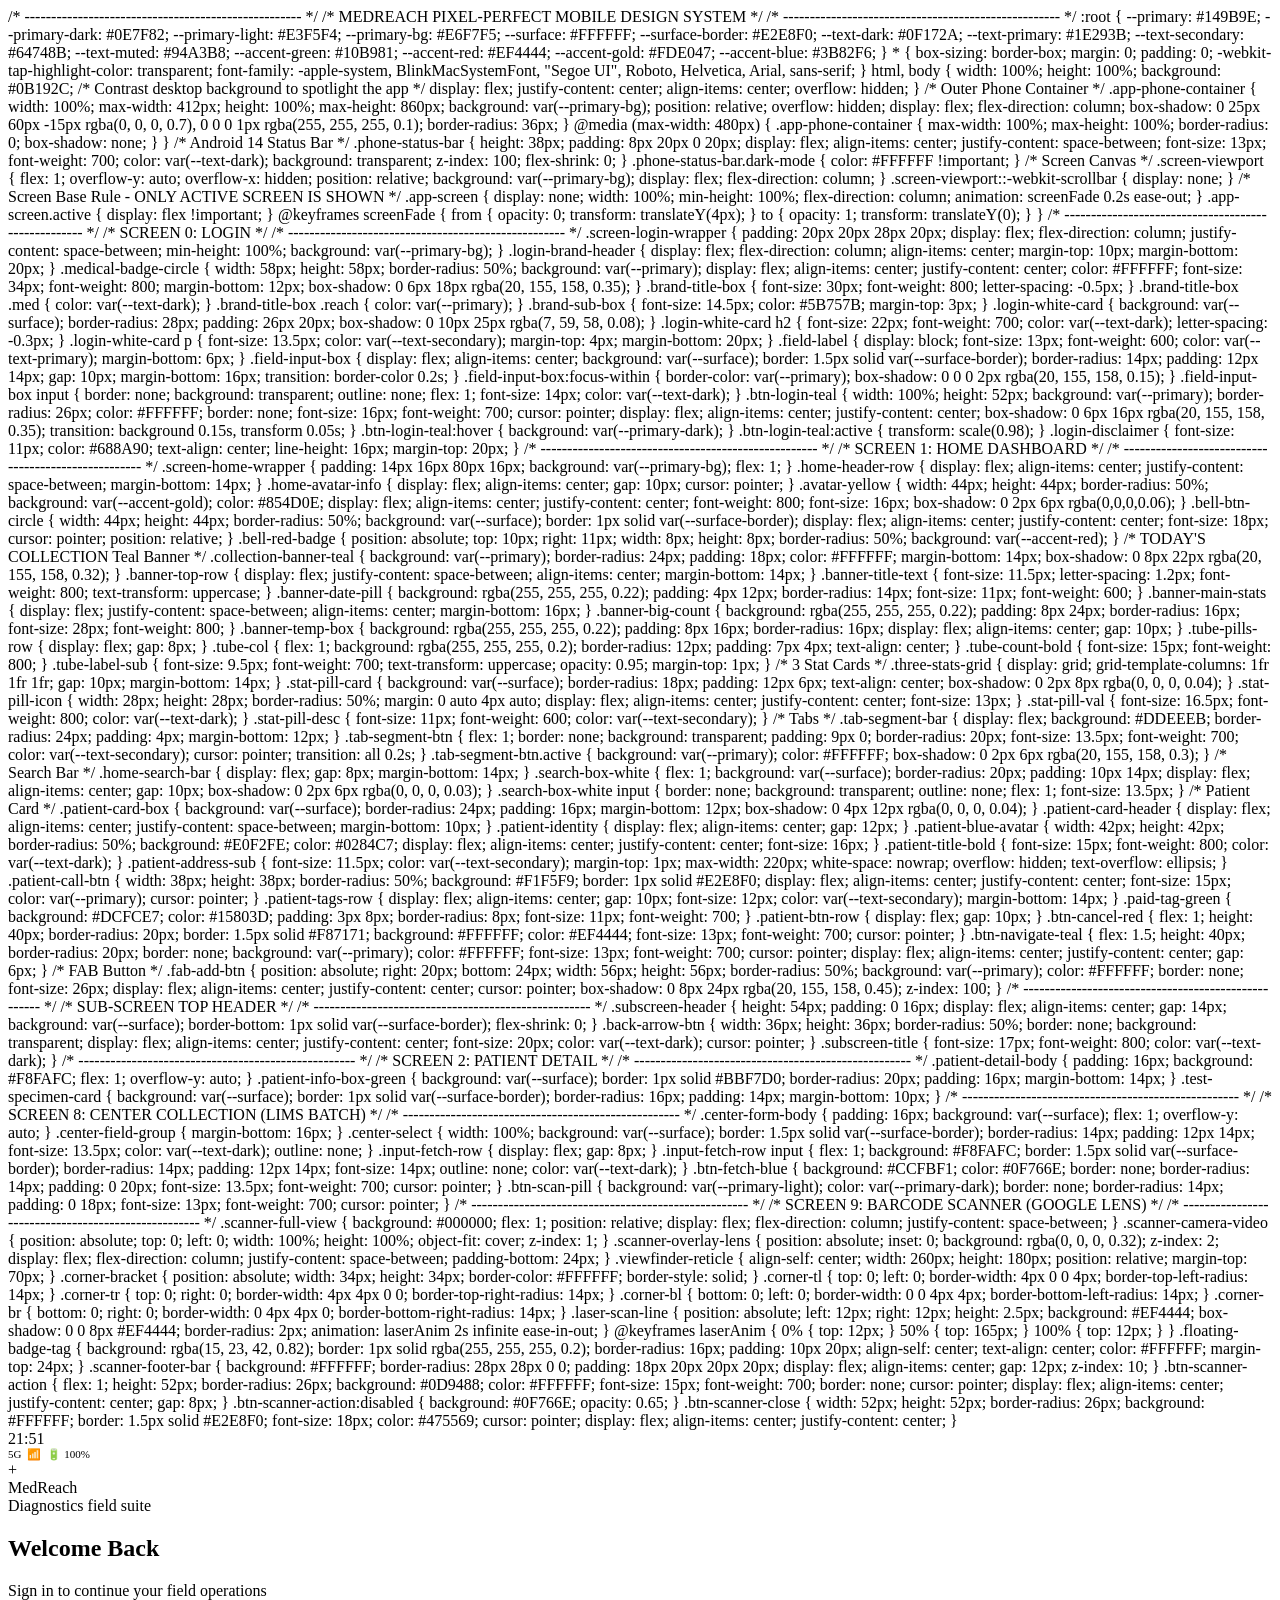
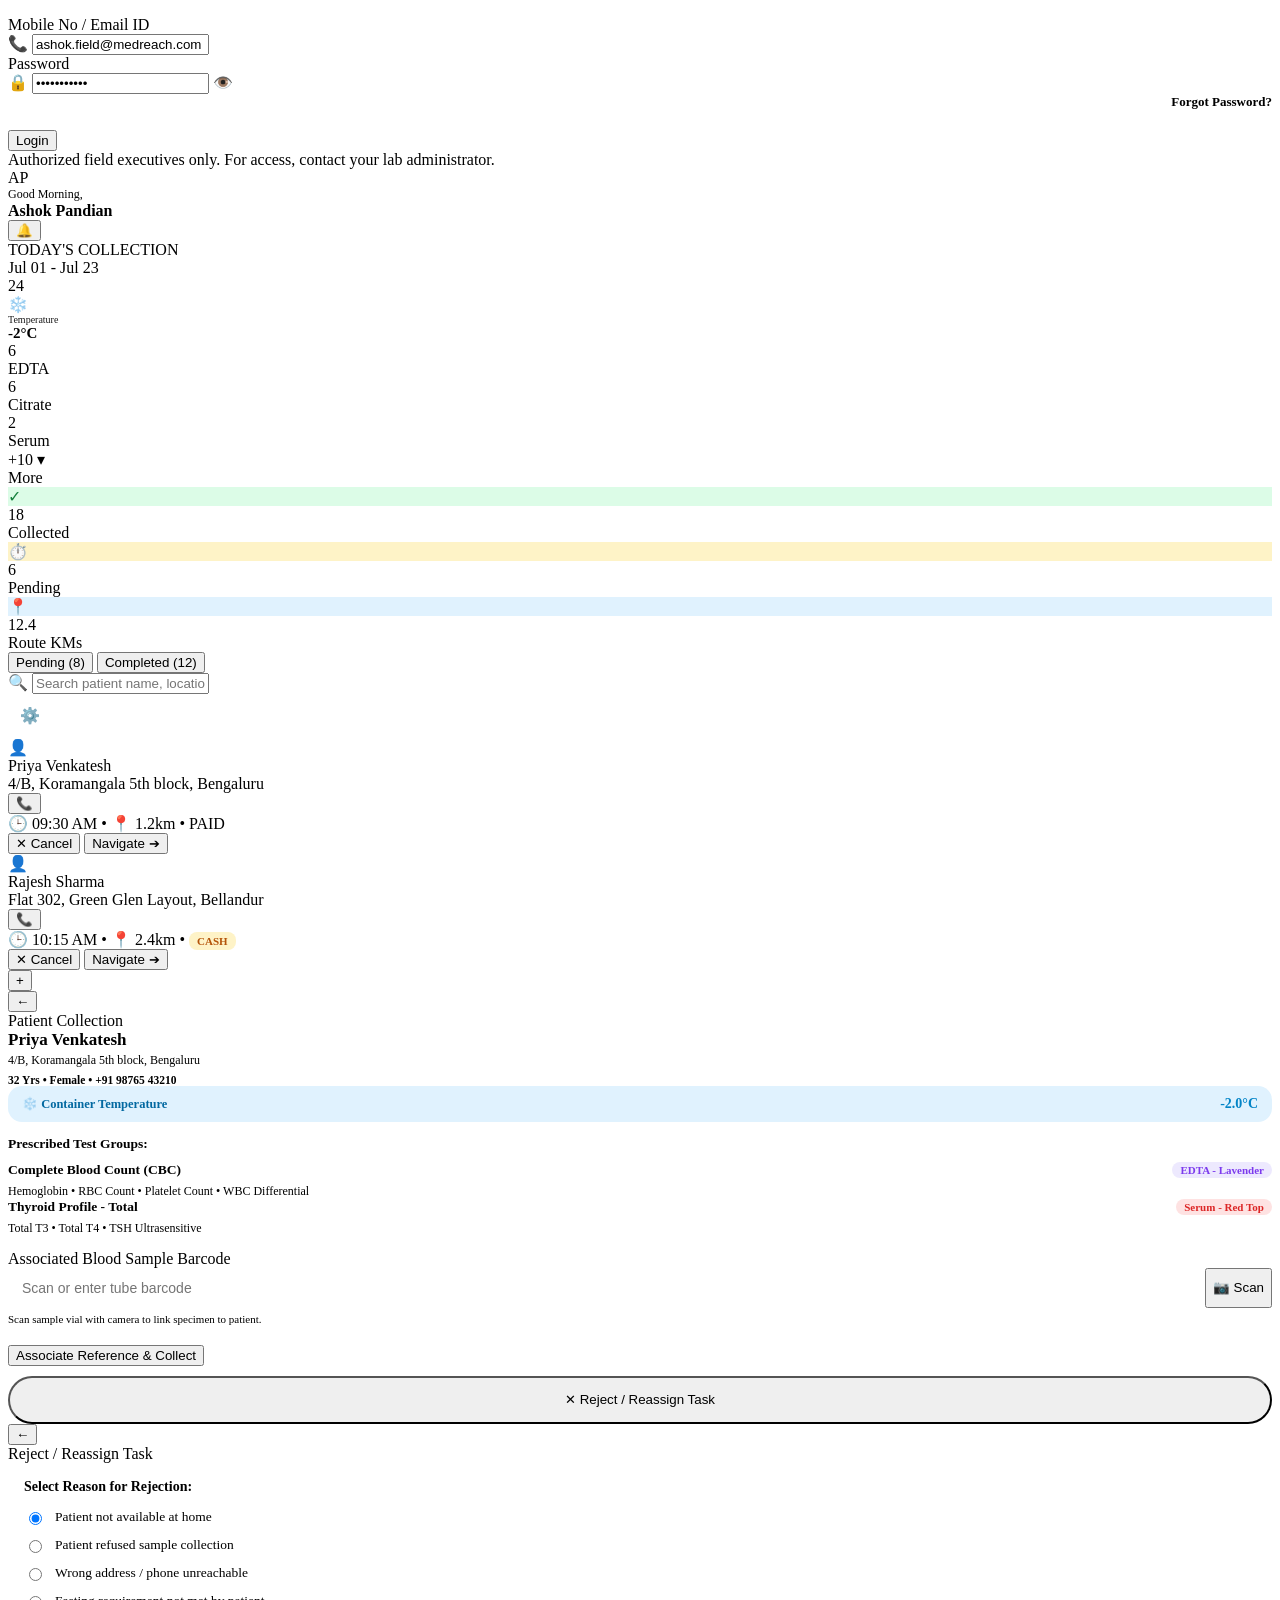
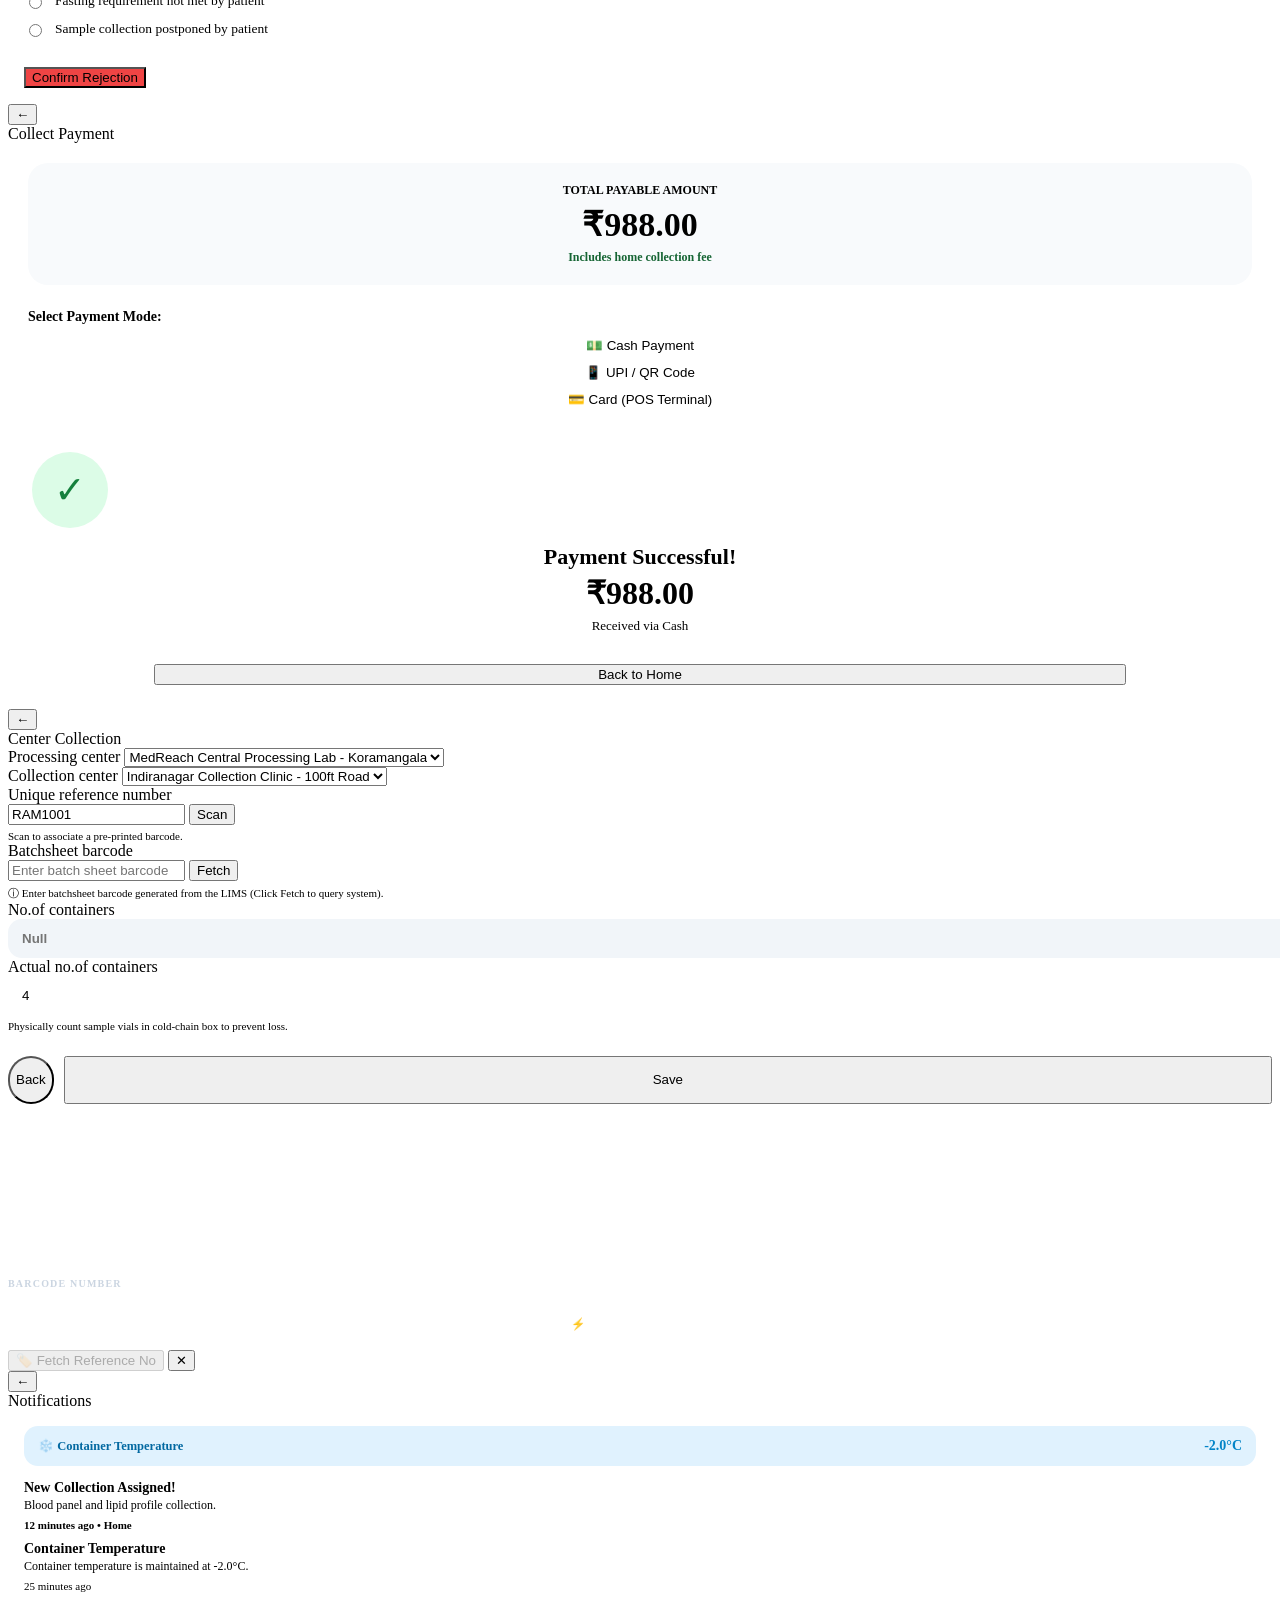
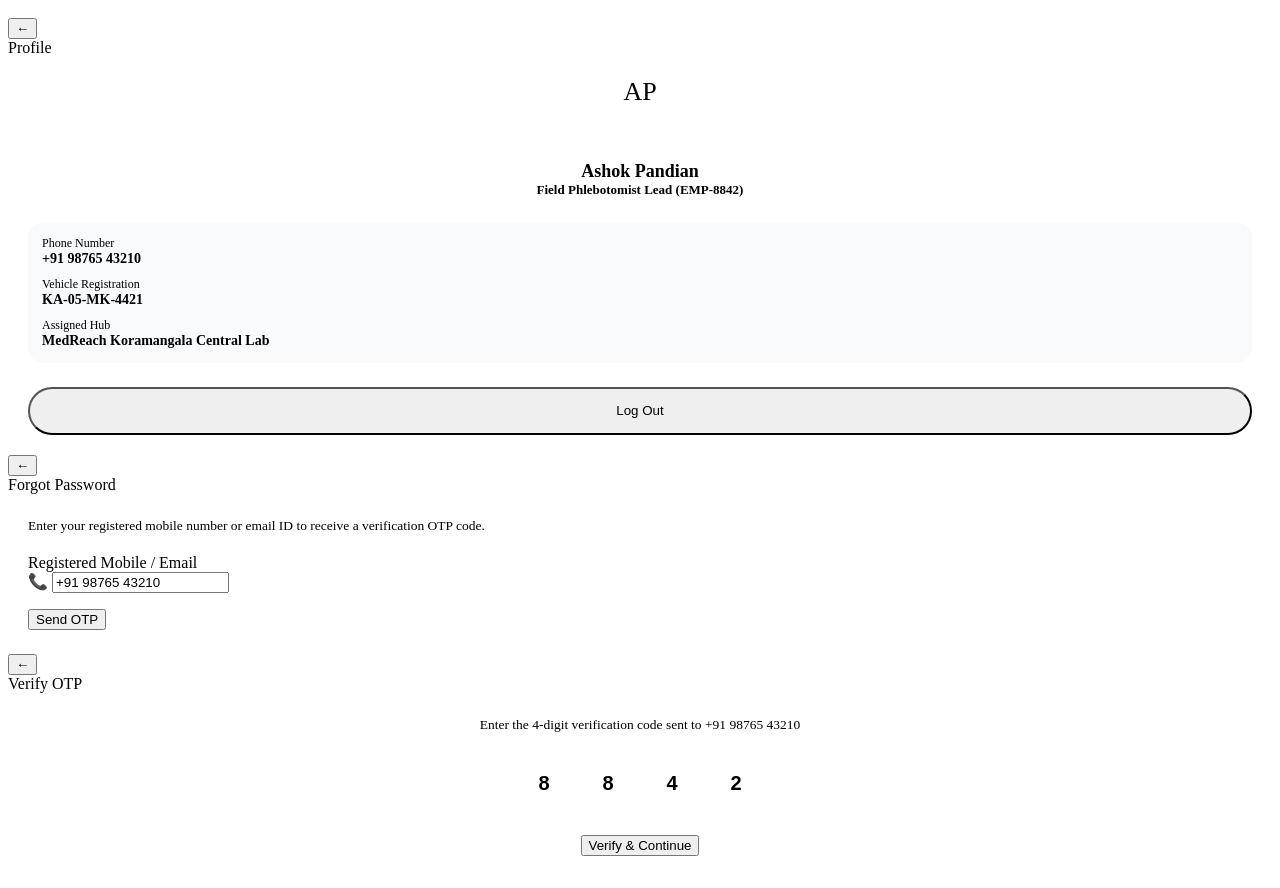
<file: index.html>
<!DOCTYPE html>
<html lang="en">
<head>
  <meta charset="UTF-8">
  <meta name="viewport" content="width=device-width, initial-scale=1.0, maximum-scale=1.0, user-scalable=no">
  <head>
  <meta charset="UTF-8">
  <meta name="viewport" content="width=device-width, initial-scale=1.0, maximum-scale=1.0, user-scalable=no">
  <title>MedReach Diagnostics Field Suite</title>

  <!-- ADD THESE 3 LINES -->
<link rel="icon" href="/static/images/favicon.ico" sizes="any">
<link rel="icon" href="/static/images/favicon.svg" type="image/svg+xml">
<link rel="apple-touch-icon" href="/static/images/icon-180.png">
  <title>MedReach Diagnostics Field Suite</title>
    /* ---------------------------------------------------- */
    /* MEDREACH PIXEL-PERFECT MOBILE DESIGN SYSTEM          */
    /* ---------------------------------------------------- */
    :root {
      --primary: #149B9E;
      --primary-dark: #0E7F82;
      --primary-light: #E3F5F4;
      --primary-bg: #E6F7F5;
      --surface: #FFFFFF;
      --surface-border: #E2E8F0;
      --text-dark: #0F172A;
      --text-primary: #1E293B;
      --text-secondary: #64748B;
      --text-muted: #94A3B8;
      --accent-green: #10B981;
      --accent-red: #EF4444;
      --accent-gold: #FDE047;
      --accent-blue: #3B82F6;
    }

    * {
      box-sizing: border-box;
      margin: 0;
      padding: 0;
      -webkit-tap-highlight-color: transparent;
      font-family: -apple-system, BlinkMacSystemFont, "Segoe UI", Roboto, Helvetica, Arial, sans-serif;
    }

    html, body {
      width: 100%;
      height: 100%;
      background: #0B192C; /* Contrast desktop background to spotlight the app */
      display: flex;
      justify-content: center;
      align-items: center;
      overflow: hidden;
    }

    /* Outer Phone Container */
    .app-phone-container {
      width: 100%;
      max-width: 412px;
      height: 100%;
      max-height: 860px;
      background: var(--primary-bg);
      position: relative;
      overflow: hidden;
      display: flex;
      flex-direction: column;
      box-shadow: 0 25px 60px -15px rgba(0, 0, 0, 0.7), 0 0 0 1px rgba(255, 255, 255, 0.1);
      border-radius: 36px;
    }

    @media (max-width: 480px) {
      .app-phone-container {
        max-width: 100%;
        max-height: 100%;
        border-radius: 0;
        box-shadow: none;
      }
    }

    /* Android 14 Status Bar */
    .phone-status-bar {
      height: 38px;
      padding: 8px 20px 0 20px;
      display: flex;
      align-items: center;
      justify-content: space-between;
      font-size: 13px;
      font-weight: 700;
      color: var(--text-dark);
      background: transparent;
      z-index: 100;
      flex-shrink: 0;
    }

    .phone-status-bar.dark-mode {
      color: #FFFFFF !important;
    }

    /* Screen Canvas */
    .screen-viewport {
      flex: 1;
      overflow-y: auto;
      overflow-x: hidden;
      position: relative;
      background: var(--primary-bg);
      display: flex;
      flex-direction: column;
    }

    .screen-viewport::-webkit-scrollbar {
      display: none;
    }

    /* Screen Base Rule - ONLY ACTIVE SCREEN IS SHOWN */
    .app-screen {
      display: none;
      width: 100%;
      min-height: 100%;
      flex-direction: column;
      animation: screenFade 0.2s ease-out;
    }

    .app-screen.active {
      display: flex !important;
    }

    @keyframes screenFade {
      from { opacity: 0; transform: translateY(4px); }
      to { opacity: 1; transform: translateY(0); }
    }

    /* ---------------------------------------------------- */
    /* SCREEN 0: LOGIN                                      */
    /* ---------------------------------------------------- */
    .screen-login-wrapper {
      padding: 20px 20px 28px 20px;
      display: flex;
      flex-direction: column;
      justify-content: space-between;
      min-height: 100%;
      background: var(--primary-bg);
    }

    .login-brand-header {
      display: flex;
      flex-direction: column;
      align-items: center;
      margin-top: 10px;
      margin-bottom: 20px;
    }

    .medical-badge-circle {
      width: 58px;
      height: 58px;
      border-radius: 50%;
      background: var(--primary);
      display: flex;
      align-items: center;
      justify-content: center;
      color: #FFFFFF;
      font-size: 34px;
      font-weight: 800;
      margin-bottom: 12px;
      box-shadow: 0 6px 18px rgba(20, 155, 158, 0.35);
    }

    .brand-title-box {
      font-size: 30px;
      font-weight: 800;
      letter-spacing: -0.5px;
    }

    .brand-title-box .med { color: var(--text-dark); }
    .brand-title-box .reach { color: var(--primary); }

    .brand-sub-box {
      font-size: 14.5px;
      color: #5B757B;
      margin-top: 3px;
    }

    .login-white-card {
      background: var(--surface);
      border-radius: 28px;
      padding: 26px 20px;
      box-shadow: 0 10px 25px rgba(7, 59, 58, 0.08);
    }

    .login-white-card h2 {
      font-size: 22px;
      font-weight: 700;
      color: var(--text-dark);
      letter-spacing: -0.3px;
    }

    .login-white-card p {
      font-size: 13.5px;
      color: var(--text-secondary);
      margin-top: 4px;
      margin-bottom: 20px;
    }

    .field-label {
      display: block;
      font-size: 13px;
      font-weight: 600;
      color: var(--text-primary);
      margin-bottom: 6px;
    }

    .field-input-box {
      display: flex;
      align-items: center;
      background: var(--surface);
      border: 1.5px solid var(--surface-border);
      border-radius: 14px;
      padding: 12px 14px;
      gap: 10px;
      margin-bottom: 16px;
      transition: border-color 0.2s;
    }

    .field-input-box:focus-within {
      border-color: var(--primary);
      box-shadow: 0 0 0 2px rgba(20, 155, 158, 0.15);
    }

    .field-input-box input {
      border: none;
      background: transparent;
      outline: none;
      flex: 1;
      font-size: 14px;
      color: var(--text-dark);
    }

    .btn-login-teal {
      width: 100%;
      height: 52px;
      background: var(--primary);
      border-radius: 26px;
      color: #FFFFFF;
      border: none;
      font-size: 16px;
      font-weight: 700;
      cursor: pointer;
      display: flex;
      align-items: center;
      justify-content: center;
      box-shadow: 0 6px 16px rgba(20, 155, 158, 0.35);
      transition: background 0.15s, transform 0.05s;
    }

    .btn-login-teal:hover { background: var(--primary-dark); }
    .btn-login-teal:active { transform: scale(0.98); }

    .login-disclaimer {
      font-size: 11px;
      color: #688A90;
      text-align: center;
      line-height: 16px;
      margin-top: 20px;
    }

    /* ---------------------------------------------------- */
    /* SCREEN 1: HOME DASHBOARD                             */
    /* ---------------------------------------------------- */
    .screen-home-wrapper {
      padding: 14px 16px 80px 16px;
      background: var(--primary-bg);
      flex: 1;
    }

    .home-header-row {
      display: flex;
      align-items: center;
      justify-content: space-between;
      margin-bottom: 14px;
    }

    .home-avatar-info {
      display: flex;
      align-items: center;
      gap: 10px;
      cursor: pointer;
    }

    .avatar-yellow {
      width: 44px;
      height: 44px;
      border-radius: 50%;
      background: var(--accent-gold);
      color: #854D0E;
      display: flex;
      align-items: center;
      justify-content: center;
      font-weight: 800;
      font-size: 16px;
      box-shadow: 0 2px 6px rgba(0,0,0,0.06);
    }

    .bell-btn-circle {
      width: 44px;
      height: 44px;
      border-radius: 50%;
      background: var(--surface);
      border: 1px solid var(--surface-border);
      display: flex;
      align-items: center;
      justify-content: center;
      font-size: 18px;
      cursor: pointer;
      position: relative;
    }

    .bell-red-badge {
      position: absolute;
      top: 10px;
      right: 11px;
      width: 8px;
      height: 8px;
      border-radius: 50%;
      background: var(--accent-red);
    }

    /* TODAY'S COLLECTION Teal Banner */
    .collection-banner-teal {
      background: var(--primary);
      border-radius: 24px;
      padding: 18px;
      color: #FFFFFF;
      margin-bottom: 14px;
      box-shadow: 0 8px 22px rgba(20, 155, 158, 0.32);
    }

    .banner-top-row {
      display: flex;
      justify-content: space-between;
      align-items: center;
      margin-bottom: 14px;
    }

    .banner-title-text {
      font-size: 11.5px;
      letter-spacing: 1.2px;
      font-weight: 800;
      text-transform: uppercase;
    }

    .banner-date-pill {
      background: rgba(255, 255, 255, 0.22);
      padding: 4px 12px;
      border-radius: 14px;
      font-size: 11px;
      font-weight: 600;
    }

    .banner-main-stats {
      display: flex;
      justify-content: space-between;
      align-items: center;
      margin-bottom: 16px;
    }

    .banner-big-count {
      background: rgba(255, 255, 255, 0.22);
      padding: 8px 24px;
      border-radius: 16px;
      font-size: 28px;
      font-weight: 800;
    }

    .banner-temp-box {
      background: rgba(255, 255, 255, 0.22);
      padding: 8px 16px;
      border-radius: 16px;
      display: flex;
      align-items: center;
      gap: 10px;
    }

    .tube-pills-row {
      display: flex;
      gap: 8px;
    }

    .tube-col {
      flex: 1;
      background: rgba(255, 255, 255, 0.2);
      border-radius: 12px;
      padding: 7px 4px;
      text-align: center;
    }

    .tube-count-bold {
      font-size: 15px;
      font-weight: 800;
    }

    .tube-label-sub {
      font-size: 9.5px;
      font-weight: 700;
      text-transform: uppercase;
      opacity: 0.95;
      margin-top: 1px;
    }

    /* 3 Stat Cards */
    .three-stats-grid {
      display: grid;
      grid-template-columns: 1fr 1fr 1fr;
      gap: 10px;
      margin-bottom: 14px;
    }

    .stat-pill-card {
      background: var(--surface);
      border-radius: 18px;
      padding: 12px 6px;
      text-align: center;
      box-shadow: 0 2px 8px rgba(0, 0, 0, 0.04);
    }

    .stat-pill-icon {
      width: 28px;
      height: 28px;
      border-radius: 50%;
      margin: 0 auto 4px auto;
      display: flex;
      align-items: center;
      justify-content: center;
      font-size: 13px;
    }

    .stat-pill-val {
      font-size: 16.5px;
      font-weight: 800;
      color: var(--text-dark);
    }

    .stat-pill-desc {
      font-size: 11px;
      font-weight: 600;
      color: var(--text-secondary);
    }

    /* Tabs */
    .tab-segment-bar {
      display: flex;
      background: #DDEEEB;
      border-radius: 24px;
      padding: 4px;
      margin-bottom: 12px;
    }

    .tab-segment-btn {
      flex: 1;
      border: none;
      background: transparent;
      padding: 9px 0;
      border-radius: 20px;
      font-size: 13.5px;
      font-weight: 700;
      color: var(--text-secondary);
      cursor: pointer;
      transition: all 0.2s;
    }

    .tab-segment-btn.active {
      background: var(--primary);
      color: #FFFFFF;
      box-shadow: 0 2px 6px rgba(20, 155, 158, 0.3);
    }

    /* Search Bar */
    .home-search-bar {
      display: flex;
      gap: 8px;
      margin-bottom: 14px;
    }

    .search-box-white {
      flex: 1;
      background: var(--surface);
      border-radius: 20px;
      padding: 10px 14px;
      display: flex;
      align-items: center;
      gap: 10px;
      box-shadow: 0 2px 6px rgba(0, 0, 0, 0.03);
    }

    .search-box-white input {
      border: none;
      background: transparent;
      outline: none;
      flex: 1;
      font-size: 13.5px;
    }

    /* Patient Card */
    .patient-card-box {
      background: var(--surface);
      border-radius: 24px;
      padding: 16px;
      margin-bottom: 12px;
      box-shadow: 0 4px 12px rgba(0, 0, 0, 0.04);
    }

    .patient-card-header {
      display: flex;
      align-items: center;
      justify-content: space-between;
      margin-bottom: 10px;
    }

    .patient-identity {
      display: flex;
      align-items: center;
      gap: 12px;
    }

    .patient-blue-avatar {
      width: 42px;
      height: 42px;
      border-radius: 50%;
      background: #E0F2FE;
      color: #0284C7;
      display: flex;
      align-items: center;
      justify-content: center;
      font-size: 16px;
    }

    .patient-title-bold {
      font-size: 15px;
      font-weight: 800;
      color: var(--text-dark);
    }

    .patient-address-sub {
      font-size: 11.5px;
      color: var(--text-secondary);
      margin-top: 1px;
      max-width: 220px;
      white-space: nowrap;
      overflow: hidden;
      text-overflow: ellipsis;
    }

    .patient-call-btn {
      width: 38px;
      height: 38px;
      border-radius: 50%;
      background: #F1F5F9;
      border: 1px solid #E2E8F0;
      display: flex;
      align-items: center;
      justify-content: center;
      font-size: 15px;
      color: var(--primary);
      cursor: pointer;
    }

    .patient-tags-row {
      display: flex;
      align-items: center;
      gap: 10px;
      font-size: 12px;
      color: var(--text-secondary);
      margin-bottom: 14px;
    }

    .paid-tag-green {
      background: #DCFCE7;
      color: #15803D;
      padding: 3px 8px;
      border-radius: 8px;
      font-size: 11px;
      font-weight: 700;
    }

    .patient-btn-row {
      display: flex;
      gap: 10px;
    }

    .btn-cancel-red {
      flex: 1;
      height: 40px;
      border-radius: 20px;
      border: 1.5px solid #F87171;
      background: #FFFFFF;
      color: #EF4444;
      font-size: 13px;
      font-weight: 700;
      cursor: pointer;
    }

    .btn-navigate-teal {
      flex: 1.5;
      height: 40px;
      border-radius: 20px;
      border: none;
      background: var(--primary);
      color: #FFFFFF;
      font-size: 13px;
      font-weight: 700;
      cursor: pointer;
      display: flex;
      align-items: center;
      justify-content: center;
      gap: 6px;
    }

    /* FAB Button */
    .fab-add-btn {
      position: absolute;
      right: 20px;
      bottom: 24px;
      width: 56px;
      height: 56px;
      border-radius: 50%;
      background: var(--primary);
      color: #FFFFFF;
      border: none;
      font-size: 26px;
      display: flex;
      align-items: center;
      justify-content: center;
      cursor: pointer;
      box-shadow: 0 8px 24px rgba(20, 155, 158, 0.45);
      z-index: 100;
    }

    /* ---------------------------------------------------- */
    /* SUB-SCREEN TOP HEADER                                */
    /* ---------------------------------------------------- */
    .subscreen-header {
      height: 54px;
      padding: 0 16px;
      display: flex;
      align-items: center;
      gap: 14px;
      background: var(--surface);
      border-bottom: 1px solid var(--surface-border);
      flex-shrink: 0;
    }

    .back-arrow-btn {
      width: 36px;
      height: 36px;
      border-radius: 50%;
      border: none;
      background: transparent;
      display: flex;
      align-items: center;
      justify-content: center;
      font-size: 20px;
      color: var(--text-dark);
      cursor: pointer;
    }

    .subscreen-title {
      font-size: 17px;
      font-weight: 800;
      color: var(--text-dark);
    }

    /* ---------------------------------------------------- */
    /* SCREEN 2: PATIENT DETAIL                             */
    /* ---------------------------------------------------- */
    .patient-detail-body {
      padding: 16px;
      background: #F8FAFC;
      flex: 1;
      overflow-y: auto;
    }

    .patient-info-box-green {
      background: var(--surface);
      border: 1px solid #BBF7D0;
      border-radius: 20px;
      padding: 16px;
      margin-bottom: 14px;
    }

    .test-specimen-card {
      background: var(--surface);
      border: 1px solid var(--surface-border);
      border-radius: 16px;
      padding: 14px;
      margin-bottom: 10px;
    }

    /* ---------------------------------------------------- */
    /* SCREEN 8: CENTER COLLECTION (LIMS BATCH)             */
    /* ---------------------------------------------------- */
    .center-form-body {
      padding: 16px;
      background: var(--surface);
      flex: 1;
      overflow-y: auto;
    }

    .center-field-group {
      margin-bottom: 16px;
    }

    .center-select {
      width: 100%;
      background: var(--surface);
      border: 1.5px solid var(--surface-border);
      border-radius: 14px;
      padding: 12px 14px;
      font-size: 13.5px;
      color: var(--text-dark);
      outline: none;
    }

    .input-fetch-row {
      display: flex;
      gap: 8px;
    }

    .input-fetch-row input {
      flex: 1;
      background: #F8FAFC;
      border: 1.5px solid var(--surface-border);
      border-radius: 14px;
      padding: 12px 14px;
      font-size: 14px;
      outline: none;
      color: var(--text-dark);
    }

    .btn-fetch-blue {
      background: #CCFBF1;
      color: #0F766E;
      border: none;
      border-radius: 14px;
      padding: 0 20px;
      font-size: 13.5px;
      font-weight: 700;
      cursor: pointer;
    }

    .btn-scan-pill {
      background: var(--primary-light);
      color: var(--primary-dark);
      border: none;
      border-radius: 14px;
      padding: 0 18px;
      font-size: 13px;
      font-weight: 700;
      cursor: pointer;
    }

    /* ---------------------------------------------------- */
    /* SCREEN 9: BARCODE SCANNER (GOOGLE LENS)              */
    /* ---------------------------------------------------- */
    .scanner-full-view {
      background: #000000;
      flex: 1;
      position: relative;
      display: flex;
      flex-direction: column;
      justify-content: space-between;
    }

    .scanner-camera-video {
      position: absolute;
      top: 0;
      left: 0;
      width: 100%;
      height: 100%;
      object-fit: cover;
      z-index: 1;
    }

    .scanner-overlay-lens {
      position: absolute;
      inset: 0;
      background: rgba(0, 0, 0, 0.32);
      z-index: 2;
      display: flex;
      flex-direction: column;
      justify-content: space-between;
      padding-bottom: 24px;
    }

    .viewfinder-reticle {
      align-self: center;
      width: 260px;
      height: 180px;
      position: relative;
      margin-top: 70px;
    }

    .corner-bracket {
      position: absolute;
      width: 34px;
      height: 34px;
      border-color: #FFFFFF;
      border-style: solid;
    }

    .corner-tl { top: 0; left: 0; border-width: 4px 0 0 4px; border-top-left-radius: 14px; }
    .corner-tr { top: 0; right: 0; border-width: 4px 4px 0 0; border-top-right-radius: 14px; }
    .corner-bl { bottom: 0; left: 0; border-width: 0 0 4px 4px; border-bottom-left-radius: 14px; }
    .corner-br { bottom: 0; right: 0; border-width: 0 4px 4px 0; border-bottom-right-radius: 14px; }

    .laser-scan-line {
      position: absolute;
      left: 12px;
      right: 12px;
      height: 2.5px;
      background: #EF4444;
      box-shadow: 0 0 8px #EF4444;
      border-radius: 2px;
      animation: laserAnim 2s infinite ease-in-out;
    }

    @keyframes laserAnim {
      0% { top: 12px; }
      50% { top: 165px; }
      100% { top: 12px; }
    }

    .floating-badge-tag {
      background: rgba(15, 23, 42, 0.82);
      border: 1px solid rgba(255, 255, 255, 0.2);
      border-radius: 16px;
      padding: 10px 20px;
      align-self: center;
      text-align: center;
      color: #FFFFFF;
      margin-top: 24px;
    }

    .scanner-footer-bar {
      background: #FFFFFF;
      border-radius: 28px 28px 0 0;
      padding: 18px 20px 20px 20px;
      display: flex;
      align-items: center;
      gap: 12px;
      z-index: 10;
    }

    .btn-scanner-action {
      flex: 1;
      height: 52px;
      border-radius: 26px;
      background: #0D9488;
      color: #FFFFFF;
      font-size: 15px;
      font-weight: 700;
      border: none;
      cursor: pointer;
      display: flex;
      align-items: center;
      justify-content: center;
      gap: 8px;
    }

    .btn-scanner-action:disabled {
      background: #0F766E;
      opacity: 0.65;
    }

    .btn-scanner-close {
      width: 52px;
      height: 52px;
      border-radius: 26px;
      background: #FFFFFF;
      border: 1.5px solid #E2E8F0;
      font-size: 18px;
      color: #475569;
      cursor: pointer;
      display: flex;
      align-items: center;
      justify-content: center;
    }
  </style>
</head>
<body>

  <!-- Authentic Mobile App Frame -->
  <div class="app-phone-container">

    <!-- Top Status Bar (Android 14) -->
    <div class="phone-status-bar" id="appStatusBar">
      <span id="statusBarClock">09:41</span>
      <div style="display: flex; gap: 6px; font-size: 11px;">
        <span>5G</span>
        <span>📶</span>
        <span>🔋 100%</span>
      </div>
    </div>

    <!-- Main Screen Viewport Container -->
    <div class="screen-viewport" id="appScreenViewport">

      <!-- ============================================== -->
      <!-- SCREEN 0: LOGIN SCREEN                         -->
      <!-- ============================================== -->
      <div id="screen-login" class="app-screen screen-login-wrapper active">
        <!-- Top Branding Section -->
        <div class="login-brand-header">
          <div class="medical-badge-circle">+</div>
          <div class="brand-title-box">
            <span class="med">Med</span><span class="reach">Reach</span>
          </div>
          <div class="brand-sub-box">Diagnostics field suite</div>
        </div>

        <!-- Main White Login Card -->
        <div class="login-white-card">
          <h2>Welcome Back</h2>
          <p>Sign in to continue your field operations</p>

          <form onsubmit="handleLoginSubmit(event)">
            <label class="field-label">Mobile No / Email ID</label>
            <div class="field-input-box">
              <span style="color: var(--primary);">📞</span>
              <input type="text" id="loginIdentifier" value="ashok.field@medreach.com" required placeholder="Enter mobile number / email id">
            </div>

            <label class="field-label">Password</label>
            <div class="field-input-box">
              <span style="color: var(--primary);">🔒</span>
              <input type="password" id="loginPassword" value="password123" required placeholder="Enter password">
              <span style="cursor: pointer;" onclick="togglePasswordVisibility()">👁️</span>
            </div>

            <a href="javascript:void(0)" onclick="goToScreen('FORGOT_PASSWORD')" style="font-size: 13px; font-weight: 600; color: var(--primary); text-decoration: none; display: block; text-align: right; margin-bottom: 20px;">
              Forgot Password?
            </a>

            <button type="submit" class="btn-login-teal">
              Login
            </button>
          </form>
        </div>

        <div class="login-disclaimer">
          Authorized field executives only. For access, contact your lab administrator.
        </div>
      </div>

      <!-- ============================================== -->
      <!-- SCREEN 1: HOME DASHBOARD                       -->
      <!-- ============================================== -->
      <div id="screen-home" class="app-screen screen-home-wrapper">
        <!-- User Avatar & Notification Bell -->
        <div class="home-header-row">
          <div class="home-avatar-info" onclick="goToScreen('PROFILE')">
            <div class="avatar-yellow">AP</div>
            <div>
              <div style="font-size: 12px; color: var(--text-secondary);">Good Morning,</div>
              <div style="font-size: 16px; font-weight: 800; color: var(--text-dark);">Ashok Pandian</div>
            </div>
          </div>
          <button class="bell-btn-circle" onclick="goToScreen('NOTIFICATION')">
            <span>🔔</span>
            <div class="bell-red-badge"></div>
          </button>
        </div>

        <!-- TODAY'S COLLECTION Teal Banner -->
        <div class="collection-banner-teal">
          <div class="banner-top-row">
            <span class="banner-title-text">TODAY'S COLLECTION</span>
            <div class="banner-date-pill">Jul 01 - Jul 23</div>
          </div>

          <div class="banner-main-stats">
            <div class="banner-big-count">24</div>
            <div class="banner-temp-box">
              <span style="font-size: 16px;">❄️</span>
              <div>
                <div style="font-size: 10px; opacity: 0.9;">Temperature</div>
                <div style="font-size: 15px; font-weight: 800;">-2°C</div>
              </div>
            </div>
          </div>

          <div class="tube-pills-row" id="normalTubesRow">
            <div class="tube-col"><div class="tube-count-bold">6</div><div class="tube-label-sub">EDTA</div></div>
            <div class="tube-col"><div class="tube-count-bold">6</div><div class="tube-label-sub">Citrate</div></div>
            <div class="tube-col"><div class="tube-count-bold">2</div><div class="tube-label-sub">Serum</div></div>
            <div class="tube-col" style="cursor: pointer; background: rgba(255, 255, 255, 0.3);" onclick="toggleExpandTubes()">
              <div class="tube-count-bold">+10 ▾</div><div class="tube-label-sub">More</div>
            </div>
          </div>

          <div id="expandedTubesGrid" style="display: none; margin-top: 10px;">
            <div style="display: grid; grid-template-columns: 1fr 1fr 1fr; gap: 8px;">
              <div class="tube-col"><div class="tube-count-bold">6</div><div class="tube-label-sub">EDTA</div></div>
              <div class="tube-col"><div class="tube-count-bold">6</div><div class="tube-label-sub">Citrate</div></div>
              <div class="tube-col"><div class="tube-count-bold">2</div><div class="tube-label-sub">Serum</div></div>
              <div class="tube-col"><div class="tube-count-bold">4</div><div class="tube-label-sub">Fluoride</div></div>
              <div class="tube-col"><div class="tube-count-bold">4</div><div class="tube-label-sub">Heparin</div></div>
              <div class="tube-col"><div class="tube-count-bold">2</div><div class="tube-label-sub">Biopsy</div></div>
            </div>
            <div style="text-align: center; margin-top: 8px;">
              <span style="font-size: 11px; font-weight: 700; cursor: pointer; text-decoration: underline;" onclick="toggleExpandTubes()">Show Less ▴</span>
            </div>
          </div>
        </div>

        <!-- 3 Stats Cards -->
        <div class="three-stats-grid">
          <div class="stat-pill-card">
            <div class="stat-pill-icon" style="background: #DCFCE7; color: #15803D;">✓</div>
            <div class="stat-pill-val">18</div>
            <div class="stat-pill-desc">Collected</div>
          </div>
          <div class="stat-pill-card">
            <div class="stat-pill-icon" style="background: #FEF3C7; color: #B45309;">⏱️</div>
            <div class="stat-pill-val">6</div>
            <div class="stat-pill-desc">Pending</div>
          </div>
          <div class="stat-pill-card">
            <div class="stat-pill-icon" style="background: #E0F2FE; color: #0284C7;">📍</div>
            <div class="stat-pill-val">12.4</div>
            <div class="stat-pill-desc">Route KMs</div>
          </div>
        </div>

        <!-- Pending / Completed Tabs -->
        <div class="tab-segment-bar">
          <button id="tabPendingBtn" class="tab-segment-btn active" onclick="switchHomeTab('pending')">Pending (8)</button>
          <button id="tabCompletedBtn" class="tab-segment-btn" onclick="switchHomeTab('completed')">Completed (12)</button>
        </div>

        <!-- Search Bar -->
        <div class="home-search-bar">
          <div class="search-box-white">
            <span>🔍</span>
            <input type="text" placeholder="Search patient name, location..." oninput="filterPatients(this.value)">
          </div>
          <button style="width: 44px; height: 44px; border-radius: 50%; background: var(--surface); border: none; font-size: 16px; cursor: pointer;">⚙️</button>
        </div>

        <!-- Patient Cards List -->
        <div id="patientCardsContainer">
          <!-- Card 1: Priya Venkatesh -->
          <div class="patient-card-box">
            <div class="patient-card-header">
              <div class="patient-identity" onclick="goToScreen('PATIENT_DETAIL')" style="cursor: pointer;">
                <div class="patient-blue-avatar">👤</div>
                <div>
                  <div class="patient-title-bold">Priya Venkatesh</div>
                  <div class="patient-address-sub">4/B, Koramangala 5th block, Bengaluru</div>
                </div>
              </div>
              <button class="patient-call-btn" onclick="alert('Calling patient: +91 98765 43210')">📞</button>
            </div>
            <div class="patient-tags-row">
              <span>🕒 09:30 AM</span>
              <span>•</span>
              <span>📍 1.2km</span>
              <span>•</span>
              <span class="paid-tag-green">PAID</span>
            </div>
            <div class="patient-btn-row">
              <button class="btn-cancel-red" onclick="goToScreen('REJECT_REASSIGN')">✕ Cancel</button>
              <button class="btn-navigate-teal" onclick="goToScreen('PATIENT_DETAIL')">Navigate ➔</button>
            </div>
          </div>

          <!-- Card 2: Rajesh Sharma -->
          <div class="patient-card-box">
            <div class="patient-card-header">
              <div class="patient-identity" onclick="goToScreen('PATIENT_DETAIL')" style="cursor: pointer;">
                <div class="patient-blue-avatar">👤</div>
                <div>
                  <div class="patient-title-bold">Rajesh Sharma</div>
                  <div class="patient-address-sub">Flat 302, Green Glen Layout, Bellandur</div>
                </div>
              </div>
              <button class="patient-call-btn" onclick="alert('Calling patient: +91 98451 22334')">📞</button>
            </div>
            <div class="patient-tags-row">
              <span>🕒 10:15 AM</span>
              <span>•</span>
              <span>📍 2.4km</span>
              <span>•</span>
              <span style="background: #FEF3C7; color: #B45309; padding: 3px 8px; border-radius: 8px; font-size: 11px; font-weight: 700;">CASH</span>
            </div>
            <div class="patient-btn-row">
              <button class="btn-cancel-red" onclick="goToScreen('REJECT_REASSIGN')">✕ Cancel</button>
              <button class="btn-navigate-teal" onclick="goToScreen('PATIENT_DETAIL')">Navigate ➔</button>
            </div>
          </div>
        </div>

        <!-- Bottom Right FAB for Center Collection -->
        <button class="fab-add-btn" onclick="goToScreen('CENTER_COLLECTION')">
          +
        </button>
      </div>

      <!-- ============================================== -->
      <!-- SCREEN 2: PATIENT DETAIL                       -->
      <!-- ============================================== -->
      <div id="screen-patient_detail" class="app-screen">
        <div class="subscreen-header">
          <button class="back-arrow-btn" onclick="goToScreen('HOME')">←</button>
          <div class="subscreen-title">Patient Collection</div>
        </div>

        <div class="patient-detail-body">
          <div class="patient-info-box-green">
            <div style="font-size: 17px; font-weight: 800; color: var(--text-dark);">Priya Venkatesh</div>
            <div style="font-size: 12px; color: var(--text-secondary); margin-top: 3px;">4/B, Koramangala 5th block, Bengaluru</div>
            <div style="font-size: 11.5px; font-weight: 700; color: var(--primary); margin-top: 6px;">32 Yrs • Female • +91 98765 43210</div>
          </div>

          <div style="background: #E0F2FE; padding: 10px 14px; border-radius: 14px; margin-bottom: 14px; display: flex; align-items: center; justify-content: space-between;">
            <span style="font-size: 12.5px; font-weight: 700; color: #0369A1;">❄️ Container Temperature</span>
            <span style="font-size: 14px; font-weight: 800; color: #0284C7;">-2.0°C</span>
          </div>

          <div style="font-size: 13.5px; font-weight: 700; color: var(--text-dark); margin-bottom: 10px;">Prescribed Test Groups:</div>

          <div class="test-specimen-card">
            <div style="display: flex; justify-content: space-between; align-items: center; margin-bottom: 6px;">
              <span style="font-size: 13.5px; font-weight: 700; color: var(--text-dark);">Complete Blood Count (CBC)</span>
              <span style="font-size: 11px; font-weight: 700; background: #EDE9FE; color: #7C3AED; padding: 2px 8px; border-radius: 8px;">EDTA - Lavender</span>
            </div>
            <div style="font-size: 12px; color: var(--text-secondary);">Hemoglobin • RBC Count • Platelet Count • WBC Differential</div>
          </div>

          <div class="test-specimen-card">
            <div style="display: flex; justify-content: space-between; align-items: center; margin-bottom: 6px;">
              <span style="font-size: 13.5px; font-weight: 700; color: var(--text-dark);">Thyroid Profile - Total</span>
              <span style="font-size: 11px; font-weight: 700; background: #FEE2E2; color: #DC2626; padding: 2px 8px; border-radius: 8px;">Serum - Red Top</span>
            </div>
            <div style="font-size: 12px; color: var(--text-secondary);">Total T3 • Total T4 • TSH Ultrasensitive</div>
          </div>

          <!-- Associate Barcode -->
          <div style="margin-top: 14px;">
            <label class="field-label">Associated Blood Sample Barcode</label>
            <div style="display: flex; gap: 8px;">
              <input type="text" id="patientBarcodeField" placeholder="Scan or enter tube barcode" style="flex: 1; background: var(--surface); border: 1.5px solid var(--surface-border); border-radius: 14px; padding: 12px 14px; font-size: 14px; outline: none;">
              <button type="button" class="btn-scan-pill" onclick="openScannerScreen('patient')">📷 Scan</button>
            </div>
            <div style="font-size: 11px; color: var(--text-secondary); margin-top: 5px;">Scan sample vial with camera to link specimen to patient.</div>
          </div>

          <button type="button" class="btn-login-teal" onclick="goToScreen('COLLECT_PAYMENT')" style="margin-top: 20px;">
            Associate Reference & Collect
          </button>

          <button type="button" class="btn-cancel-red" onclick="goToScreen('REJECT_REASSIGN')" style="width: 100%; height: 48px; border-radius: 24px; margin-top: 10px;">
            ✕ Reject / Reassign Task
          </button>
        </div>
      </div>

      <!-- ============================================== -->
      <!-- SCREEN 7: REJECT / REASSIGN TASK               -->
      <!-- ============================================== -->
      <div id="screen-reject_reassign" class="app-screen">
        <div class="subscreen-header">
          <button class="back-arrow-btn" onclick="goToScreen('PATIENT_DETAIL')">←</button>
          <div class="subscreen-title">Reject / Reassign Task</div>
        </div>

        <div style="padding: 16px; flex: 1; background: var(--surface); overflow-y: auto;">
          <div style="font-size: 14px; font-weight: 700; color: var(--text-dark); margin-bottom: 14px;">
            Select Reason for Rejection:
          </div>

          <div style="display: flex; flex-direction: column; gap: 12px;">
            <label style="display: flex; align-items: center; gap: 10px; font-size: 13.5px; color: var(--text-dark); cursor: pointer;">
              <input type="radio" name="rejectReason" value="Patient not available at home" checked style="accent-color: var(--primary);">
              Patient not available at home
            </label>
            <label style="display: flex; align-items: center; gap: 10px; font-size: 13.5px; color: var(--text-dark); cursor: pointer;">
              <input type="radio" name="rejectReason" value="Patient refused sample collection" style="accent-color: var(--primary);">
              Patient refused sample collection
            </label>
            <label style="display: flex; align-items: center; gap: 10px; font-size: 13.5px; color: var(--text-dark); cursor: pointer;">
              <input type="radio" name="rejectReason" value="Wrong address / unreachable" style="accent-color: var(--primary);">
              Wrong address / phone unreachable
            </label>
            <label style="display: flex; align-items: center; gap: 10px; font-size: 13.5px; color: var(--text-dark); cursor: pointer;">
              <input type="radio" name="rejectReason" value="Fasting requirement not met" style="accent-color: var(--primary);">
              Fasting requirement not met by patient
            </label>
            <label style="display: flex; align-items: center; gap: 10px; font-size: 13.5px; color: var(--text-dark); cursor: pointer;">
              <input type="radio" name="rejectReason" value="Sample collection postponed" style="accent-color: var(--primary);">
              Sample collection postponed by patient
            </label>
          </div>

          <button type="button" class="btn-login-teal" style="background: #EF4444; margin-top: 30px;" onclick="confirmTaskRejection()">
            Confirm Rejection
          </button>
        </div>
      </div>

      <!-- ============================================== -->
      <!-- SCREEN 3: COLLECT PAYMENT                      -->
      <!-- ============================================== -->
      <div id="screen-collect_payment" class="app-screen">
        <div class="subscreen-header">
          <button class="back-arrow-btn" onclick="goToScreen('PATIENT_DETAIL')">←</button>
          <div class="subscreen-title">Collect Payment</div>
        </div>

        <div style="padding: 20px; flex: 1; background: var(--surface);">
          <div style="background: #F8FAFC; border-radius: 20px; padding: 20px; text-align: center; border: 1px solid var(--surface-border); margin-bottom: 24px;">
            <div style="font-size: 12px; font-weight: 700; color: var(--text-secondary); text-transform: uppercase;">Total Payable Amount</div>
            <div style="font-size: 34px; font-weight: 800; color: var(--primary); margin: 6px 0;">₹988.00</div>
            <div style="font-size: 12px; color: #166534; font-weight: 700;">Includes home collection fee</div>
          </div>

          <div style="font-size: 14px; font-weight: 700; color: var(--text-dark); margin-bottom: 12px;">Select Payment Mode:</div>
          <div style="display: flex; flex-direction: column; gap: 10px;">
            <button class="btn-login-teal" style="background: #FFFFFF; color: var(--text-dark); border: 1.5px solid var(--surface-border); box-shadow: none;" onclick="goToPaymentSuccess('Cash')">
              💵 Cash Payment
            </button>
            <button class="btn-login-teal" style="background: #FFFFFF; color: var(--text-dark); border: 1.5px solid var(--surface-border); box-shadow: none;" onclick="goToPaymentSuccess('UPI / QR')">
              📱 UPI / QR Code
            </button>
            <button class="btn-login-teal" style="background: #FFFFFF; color: var(--text-dark); border: 1.5px solid var(--surface-border); box-shadow: none;" onclick="goToPaymentSuccess('Card')">
              💳 Card (POS Terminal)
            </button>
          </div>
        </div>
      </div>

      <!-- ============================================== -->
      <!-- SCREEN 4: PAYMENT SUCCESS                      -->
      <!-- ============================================== -->
      <div id="screen-payment_success" class="app-screen" style="background: var(--surface); align-items: center; justify-content: center; padding: 24px; text-align: center;">
        <div style="width: 76px; height: 76px; border-radius: 50%; background: #DCFCE7; color: #15803D; font-size: 38px; display: flex; align-items: center; justify-content: center; margin-bottom: 16px;">
          ✓
        </div>
        <div style="font-size: 22px; font-weight: 800; color: var(--text-dark); margin-bottom: 4px;">Payment Successful!</div>
        <div style="font-size: 32px; font-weight: 800; color: var(--primary); margin-bottom: 6px;">₹988.00</div>
        <div id="paymentModeReceivedText" style="font-size: 13px; color: var(--text-secondary); margin-bottom: 30px;">Received via Cash</div>

        <button class="btn-login-teal" onclick="goToScreen('HOME')" style="width: 80%;">
          Back to Home
        </button>
      </div>

      <!-- ============================================== -->
      <!-- SCREEN 8: CENTER COLLECTION (LIMS BATCH)       -->
      <!-- ============================================== -->
      <div id="screen-center_collection" class="app-screen">
        <div class="subscreen-header">
          <button class="back-arrow-btn" onclick="goToScreen('HOME')">←</button>
          <div class="subscreen-title">Center Collection</div>
        </div>

        <div class="center-form-body">
          <div class="center-field-group">
            <label class="field-label">Processing center</label>
            <select class="center-select">
              <option>MedReach Central Processing Lab - Koramangala</option>
              <option>MedReach Bio-Reference Center - Whitefield</option>
            </select>
          </div>

          <div class="center-field-group">
            <label class="field-label">Collection center</label>
            <select class="center-select">
              <option>Indiranagar Collection Clinic - 100ft Road</option>
              <option>HSR Layout Diagnostic Point - Sector 2</option>
              <option>Jayanagar Health Point - 4th Block</option>
            </select>
          </div>

          <div class="center-field-group">
            <label class="field-label">Unique reference number</label>
            <div class="input-fetch-row">
              <input type="text" id="centerRefInput" value="RAM1001">
              <button type="button" class="btn-scan-pill" onclick="openScannerScreen('center')">Scan</button>
            </div>
            <div style="font-size: 11px; color: var(--text-secondary); margin-top: 5px;">Scan to associate a pre-printed barcode.</div>
          </div>

          <!-- BATCHSHEET BARCODE WITH FETCH BUTTON -->
          <div class="center-field-group">
            <label class="field-label">Batchsheet barcode</label>
            <div class="input-fetch-row">
              <input type="text" id="inputBatchsheetBarcode" placeholder="Enter batch sheet barcode">
              <button type="button" class="btn-fetch-blue" onclick="handleBatchsheetFetch()">Fetch</button>
            </div>
            <div style="font-size: 11px; color: var(--text-secondary); margin-top: 5px;" id="batchHelperText">
              ⓘ Enter batchsheet barcode generated from the LIMS (Click Fetch to query system).
            </div>
          </div>

          <div class="center-field-group">
            <label class="field-label">No.of containers</label>
            <input type="text" id="expectedContainersVal" placeholder="Null" readonly style="width: 100%; background: #F1F5F9; border: 1px solid var(--surface-border); border-radius: 14px; padding: 12px 14px; font-weight: 700; color: var(--text-dark);">
          </div>

          <div class="center-field-group">
            <label class="field-label">Actual no.of containers</label>
            <input type="number" id="actualContainersVal" value="4" style="width: 100%; background: #FFFFFF; border: 1.5px solid var(--surface-border); border-radius: 14px; padding: 12px 14px;">
            <div style="font-size: 11px; color: var(--text-secondary); margin-top: 5px;">Physically count sample vials in cold-chain box to prevent loss.</div>
          </div>

          <div style="display: flex; gap: 10px; margin-top: 24px; padding-bottom: 20px;">
            <button type="button" class="btn-cancel-red" style="height: 48px; border-radius: 24px;" onclick="goToScreen('HOME')">Back</button>
            <button type="button" class="btn-login-teal" style="flex: 1.5;" onclick="saveCenterBatch()">Save</button>
          </div>
        </div>
      </div>

      <!-- ============================================== -->
      <!-- SCREEN 9: BARCODE SCANNER (GOOGLE LENS)        -->
      <!-- ============================================== -->
      <div id="screen-barcode_scanner" class="app-screen scanner-full-view">
        <video id="liveCameraVideo" class="scanner-camera-video" autoplay playsinline muted></video>

        <div class="scanner-overlay-lens">
          <div class="viewfinder-reticle">
            <div class="corner-bracket corner-tl"></div>
            <div class="corner-bracket corner-tr"></div>
            <div class="corner-bracket corner-bl"></div>
            <div class="corner-bracket corner-br"></div>
            <div class="laser-scan-line"></div>
          </div>

          <div class="floating-badge-tag">
            <div style="font-size: 10px; letter-spacing: 1.2px; font-weight: 700; color: #CBD5E1; margin-bottom: 3px;">BARCODE NUMBER</div>
            <div id="scannerDetectedNumber" style="font-size: 16px; font-weight: 700; color: #FFFFFF;">Align barcode in frame...</div>
          </div>

          <div style="display: flex; justify-content: center; margin-bottom: 12px;">
            <button type="button" onclick="simulateBarcodeTrigger()" style="background: rgba(255, 255, 255, 0.22); border: 1px solid rgba(255, 255, 255, 0.4); color: white; padding: 6px 14px; border-radius: 20px; font-size: 11.5px; cursor: pointer;">
              ⚡ Simulate Barcode Scan
            </button>
          </div>

          <div class="scanner-footer-bar">
            <button type="button" id="btnConfirmBarcode" class="btn-scanner-action" disabled onclick="confirmScannedCode()">
              <span>🏷️</span> Fetch Reference No
            </button>
            <button type="button" class="btn-scanner-close" onclick="closeScannerScreen()">
              ✕
            </button>
          </div>
        </div>
      </div>

      <!-- ============================================== -->
      <!-- SCREEN 5: NOTIFICATIONS                        -->
      <!-- ============================================== -->
      <div id="screen-notification" class="app-screen">
        <div class="subscreen-header">
          <button class="back-arrow-btn" onclick="goToScreen('HOME')">←</button>
          <div class="subscreen-title">Notifications</div>
        </div>

        <div style="padding: 16px; flex: 1; overflow-y: auto; background: var(--surface);">
          <div style="background: #E0F2FE; padding: 12px 14px; border-radius: 14px; margin-bottom: 14px; display: flex; align-items: center; justify-content: space-between;">
            <span style="font-size: 12.5px; font-weight: 700; color: #0369A1;">❄️ Container Temperature</span>
            <span style="font-size: 14px; font-weight: 800; color: #0284C7;">-2.0°C</span>
          </div>

          <div class="patient-card-box" style="cursor: pointer; margin-bottom: 10px;" onclick="alert('Assignment Accepted!'); goToScreen('HOME')">
            <div style="font-size: 14px; font-weight: 800; color: var(--text-dark);">New Collection Assigned!</div>
            <div style="font-size: 12px; color: var(--text-secondary); margin-top: 2px;">Blood panel and lipid profile collection.</div>
            <div style="font-size: 11px; color: var(--primary); font-weight: 700; margin-top: 6px;">12 minutes ago • Home</div>
          </div>

          <div class="patient-card-box" style="margin-bottom: 10px;">
            <div style="font-size: 14px; font-weight: 800; color: var(--text-dark);">Container Temperature</div>
            <div style="font-size: 12px; color: var(--text-secondary); margin-top: 2px;">Container temperature is maintained at -2.0°C.</div>
            <div style="font-size: 11px; color: var(--text-secondary); margin-top: 6px;">25 minutes ago</div>
          </div>
        </div>
      </div>

      <!-- ============================================== -->
      <!-- SCREEN 12: PROFILE                             -->
      <!-- ============================================== -->
      <div id="screen-profile" class="app-screen">
        <div class="subscreen-header">
          <button class="back-arrow-btn" onclick="goToScreen('HOME')">←</button>
          <div class="subscreen-title">Profile</div>
        </div>

        <div style="padding: 20px; flex: 1; background: var(--surface); text-align: center;">
          <div class="avatar-yellow" style="width: 72px; height: 72px; font-size: 26px; margin: 0 auto 12px auto;">AP</div>
          <div style="font-size: 18px; font-weight: 800; color: var(--text-dark);">Ashok Pandian</div>
          <div style="font-size: 13px; color: var(--primary); font-weight: 700; margin-bottom: 24px;">Field Phlebotomist Lead (EMP-8842)</div>

          <div style="background: #F8FAFC; border-radius: 16px; padding: 14px; text-align: left; margin-bottom: 24px; border: 1px solid var(--surface-border);">
            <div style="font-size: 12px; color: var(--text-secondary);">Phone Number</div>
            <div style="font-size: 14px; font-weight: 700; color: var(--text-dark); margin-bottom: 10px;">+91 98765 43210</div>

            <div style="font-size: 12px; color: var(--text-secondary);">Vehicle Registration</div>
            <div style="font-size: 14px; font-weight: 700; color: var(--text-dark); margin-bottom: 10px;">KA-05-MK-4421</div>

            <div style="font-size: 12px; color: var(--text-secondary);">Assigned Hub</div>
            <div style="font-size: 14px; font-weight: 700; color: var(--text-dark);">MedReach Koramangala Central Lab</div>
          </div>

          <button type="button" class="btn-cancel-red" style="width: 100%; height: 48px; border-radius: 24px;" onclick="goToScreen('LOGIN')">
            Log Out
          </button>
        </div>
      </div>

      <!-- ============================================== -->
      <!-- SCREEN 10: FORGOT PASSWORD                     -->
      <!-- ============================================== -->
      <div id="screen-forgot_password" class="app-screen">
        <div class="subscreen-header">
          <button class="back-arrow-btn" onclick="goToScreen('LOGIN')">←</button>
          <div class="subscreen-title">Forgot Password</div>
        </div>

        <div style="padding: 24px 20px; flex: 1; background: var(--surface);">
          <div style="font-size: 13.5px; color: var(--text-secondary); margin-bottom: 20px;">
            Enter your registered mobile number or email ID to receive a verification OTP code.
          </div>

          <label class="field-label">Registered Mobile / Email</label>
          <div class="field-input-box">
            <span style="color: var(--primary);">📞</span>
            <input type="text" value="+91 98765 43210">
          </div>

          <button type="button" class="btn-login-teal" style="margin-top: 16px;" onclick="goToScreen('VERIFY_OTP')">
            Send OTP
          </button>
        </div>
      </div>

      <!-- ============================================== -->
      <!-- SCREEN 11: VERIFY OTP                          -->
      <!-- ============================================== -->
      <div id="screen-verify_otp" class="app-screen">
        <div class="subscreen-header">
          <button class="back-arrow-btn" onclick="goToScreen('FORGOT_PASSWORD')">←</button>
          <div class="subscreen-title">Verify OTP</div>
        </div>

        <div style="padding: 24px 20px; flex: 1; background: var(--surface); text-align: center;">
          <div style="font-size: 13.5px; color: var(--text-secondary); margin-bottom: 24px;">
            Enter the 4-digit verification code sent to +91 98765 43210
          </div>

          <div style="display: flex; justify-content: center; gap: 12px; margin-bottom: 24px;">
            <input type="text" maxlength="1" value="8" style="width: 48px; height: 52px; border-radius: 12px; border: 1.5px solid var(--primary); text-align: center; font-size: 20px; font-weight: 800;">
            <input type="text" maxlength="1" value="8" style="width: 48px; height: 52px; border-radius: 12px; border: 1.5px solid var(--primary); text-align: center; font-size: 20px; font-weight: 800;">
            <input type="text" maxlength="1" value="4" style="width: 48px; height: 52px; border-radius: 12px; border: 1.5px solid var(--primary); text-align: center; font-size: 20px; font-weight: 800;">
            <input type="text" maxlength="1" value="2" style="width: 48px; height: 52px; border-radius: 12px; border: 1.5px solid var(--primary); text-align: center; font-size: 20px; font-weight: 800;">
          </div>

          <button type="button" class="btn-login-teal" onclick="alert('OTP Verified! Session restored.'); goToScreen('LOGIN')">
            Verify & Continue
          </button>
        </div>
      </div>

    </div> <!-- /screen-viewport -->
  </div> <!-- /app-phone-container -->

  <!-- ---------------------------------------------------- -->
  <!-- INLINE APPLICATION LOGIC & ROUTER (BULLETPROOF)      -->
  <!-- ---------------------------------------------------- -->
  <script>
    const appState = {
      currentScreen: 'LOGIN',
      scannerTarget: 'center', // 'center' | 'patient'
      patientBarcode: '',
      cameraStream: null
    };

    // Update Top Clock
    function updateClock() {
      const el = document.getElementById('statusBarClock');
      if (el) {
        const d = new Date();
        const h = d.getHours().toString().padStart(2, '0');
        const m = d.getMinutes().toString().padStart(2, '0');
        el.textContent = `${h}:${m}`;
      }
    }
    updateClock();
    setInterval(updateClock, 10000);

    // Screen Router
    function goToScreen(screenName) {
      appState.currentScreen = screenName;

      // Hide all screens
      const screens = document.querySelectorAll('.app-screen');
      screens.forEach(s => s.classList.remove('active'));

      // Show requested screen
      const target = document.getElementById(`screen-${screenName.toLowerCase()}`);
      if (target) {
        target.classList.add('active');
      }

      // Scanner Dark Mode Status Bar
      const statusBar = document.getElementById('appStatusBar');
      if (screenName === 'BARCODE_SCANNER') {
        statusBar.classList.add('dark-mode');
        startWebcam();
      } else {
        statusBar.classList.remove('dark-mode');
        stopWebcam();
      }

      // Scroll to top
      const viewport = document.getElementById('appScreenViewport');
      if (viewport) viewport.scrollTop = 0;
    }

    // Login Form Handler (CRITICAL: Goes from Screen 0 to Screen 1 Home!)
    function handleLoginSubmit(event) {
      if (event) event.preventDefault();
      const ident = document.getElementById('loginIdentifier').value.trim();
      const pass = document.getElementById('loginPassword').value;

      if (!ident) {
        alert('Please enter your mobile number or email ID');
        return;
      }
      if (!pass) {
        alert('Please enter your password');
        return;
      }

      // Transition straight to Home screen!
      goToScreen('HOME');
    }

    function togglePasswordVisibility() {
      const p = document.getElementById('loginPassword');
      p.type = p.type === 'password' ? 'text' : 'password';
    }

    // Home Screen Actions
    function toggleExpandTubes() {
      const norm = document.getElementById('normalTubesRow');
      const exp = document.getElementById('expandedTubesGrid');
      if (norm.style.display === 'none') {
        norm.style.display = 'flex';
        exp.style.display = 'none';
      } else {
        norm.style.display = 'none';
        exp.style.display = 'block';
      }
    }

    function switchHomeTab(tab) {
      document.getElementById('tabPendingBtn').classList.toggle('active', tab === 'pending');
      document.getElementById('tabCompletedBtn').classList.toggle('active', tab === 'completed');
    }

    function filterPatients(query) {
      const q = query.toLowerCase().trim();
      const cards = document.querySelectorAll('.patient-card-box');
      cards.forEach(card => {
        const text = card.textContent.toLowerCase();
        card.style.display = text.includes(q) ? 'block' : 'none';
      });
    }

    // Rejection Flow
    function confirmTaskRejection() {
      const radios = document.getElementsByName('rejectReason');
      let reason = 'Patient not available at home';
      for (let r of radios) {
        if (r.checked) {
          reason = r.value;
          break;
        }
      }
      alert(`Task Cancelled: "${reason}". Removed from active queue.`);
      goToScreen('HOME');
    }

    // Payment Flow
    function goToPaymentSuccess(method) {
      document.getElementById('paymentModeReceivedText').textContent = `Received via ${method}`;
      goToScreen('PAYMENT_SUCCESS');
    }

    // Batchsheet LIMS Fetch (Screen 8)
    function handleBatchsheetFetch() {
      const input = document.getElementById('inputBatchsheetBarcode');
      let code = input.value.trim();
      if (!code) {
        code = 'BS-883921';
        input.value = code;
      }
      document.getElementById('expectedContainersVal').value = '4';
      document.getElementById('batchHelperText').innerHTML = `
        <span style="color: #0D9488; font-weight: 700;">✓ LIMS Verified:</span> Expected 4 containers from Indiranagar Clinic.
      `;
    }

    function saveCenterBatch() {
      const code = document.getElementById('inputBatchsheetBarcode').value.trim();
      if (!code) {
        alert('Please enter or fetch batchsheet barcode first!');
        return;
      }
      alert('Center Collection Details successfully saved to LIMS database!');
      goToScreen('HOME');
    }

    // Camera Barcode Scanner (Screen 9)
    function openScannerScreen(target) {
      appState.scannerTarget = target;
      document.getElementById('scannerDetectedNumber').textContent = 'Align barcode in frame...';
      const btn = document.getElementById('btnConfirmBarcode');
      btn.disabled = true;
      btn.textContent = target === 'patient' ? 'Associate Reference' : 'Fetch Reference No';
      goToScreen('BARCODE_SCANNER');
    }

    async function startWebcam() {
      const video = document.getElementById('liveCameraVideo');
      if (navigator.mediaDevices && navigator.mediaDevices.getUserMedia) {
        try {
          const stream = await navigator.mediaDevices.getUserMedia({
            video: { facingMode: 'environment', width: { ideal: 640 }, height: { ideal: 480 } },
            audio: false
          });
          appState.cameraStream = stream;
          video.srcObject = stream;
          video.play();
        } catch (_) {}
      }
    }

    function stopWebcam() {
      if (appState.cameraStream) {
        appState.cameraStream.getTracks().forEach(t => t.stop());
        appState.cameraStream = null;
      }
    }

    function simulateBarcodeTrigger() {
      const code = '39' + Math.floor(10000000000000000 + Math.random() * 90000000000000000);
      document.getElementById('scannerDetectedNumber').textContent = code;
      const btn = document.getElementById('btnConfirmBarcode');
      btn.disabled = false;
      btn.setAttribute('data-code', code);
    }

    function confirmScannedCode() {
      const code = document.getElementById('btnConfirmBarcode').getAttribute('data-code') || '3934201948210948201';
      if (appState.scannerTarget === 'patient') {
        document.getElementById('patientBarcodeField').value = code;
        goToScreen('PATIENT_DETAIL');
      } else {
        document.getElementById('centerRefInput').value = code;
        goToScreen('CENTER_COLLECTION');
      }
    }

    function closeScannerScreen() {
      goToScreen(appState.scannerTarget === 'patient' ? 'PATIENT_DETAIL' : 'CENTER_COLLECTION');
    }
  </script>
</body>
</html>
</file>
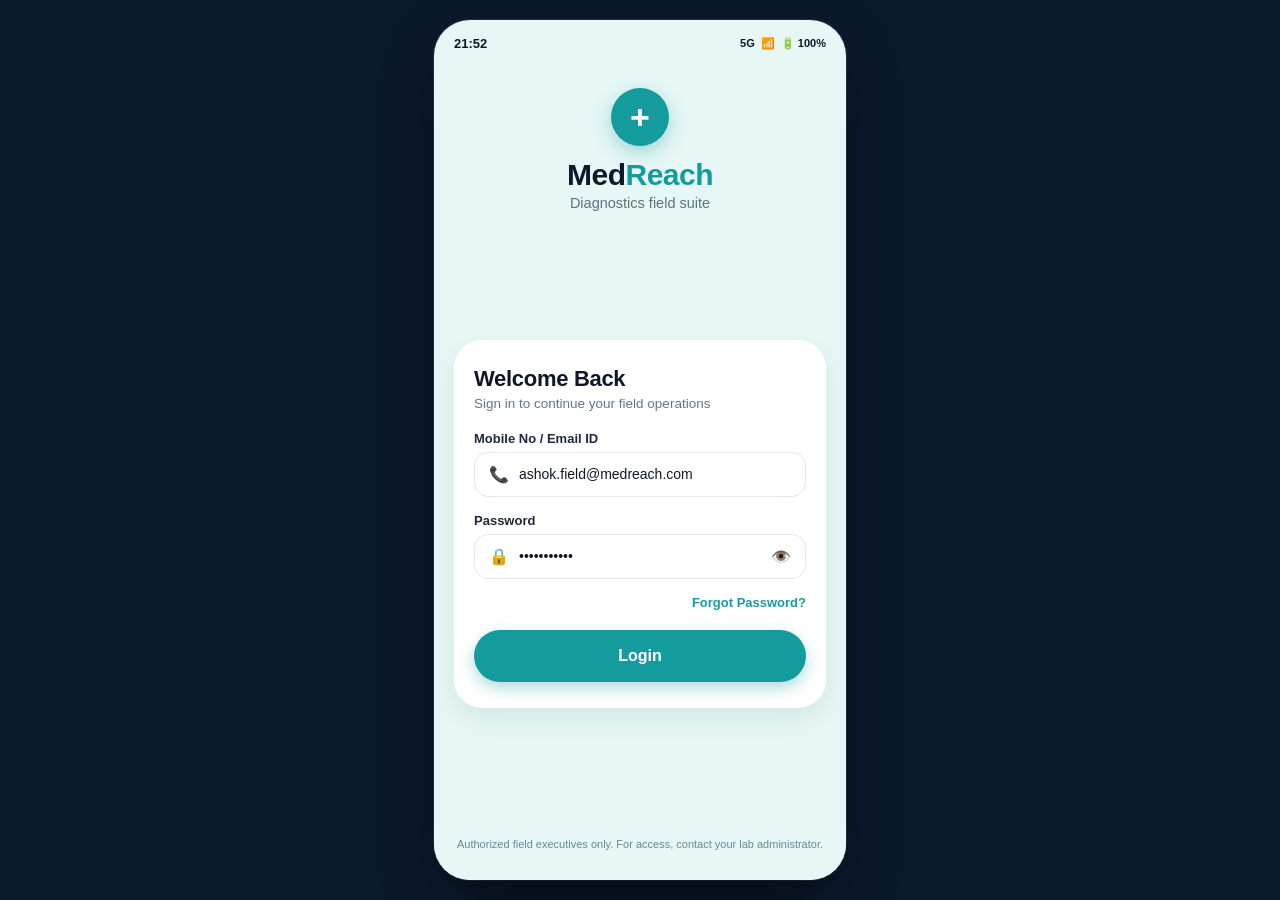
<file: templates/index.html>
<!DOCTYPE html>
<html lang="en">
<head>
  <meta charset="UTF-8">
  <meta name="viewport" content="width=device-width, initial-scale=1.0, maximum-scale=1.0, user-scalable=no">
  <title>MedReach Diagnostics Field Suite</title>
  <link rel="icon" href="static\images\favicon.svg" type="image/svg+xml">
  <style>

    :root {
      --primary: #149B9E;
      --primary-dark: #0E7F82;
      --primary-light: #E3F5F4;
      --primary-bg: #E6F7F5;
      --surface: #FFFFFF;
      --surface-border: #E2E8F0;
      --text-dark: #0F172A;
      --text-primary: #1E293B;
      --text-secondary: #64748B;
      --text-muted: #94A3B8;
      --accent-green: #10B981;
      --accent-red: #EF4444;
      --accent-gold: #FDE047;
      --accent-blue: #3B82F6;
    }

    * {
      box-sizing: border-box;
      margin: 0;
      padding: 0;
      -webkit-tap-highlight-color: transparent;
      font-family: -apple-system, BlinkMacSystemFont, "Segoe UI", Roboto, Helvetica, Arial, sans-serif;
    }

    html, body {
      width: 100%;
      height: 100%;
      background: #0B192C; /* Contrast desktop background to spotlight the app */
      display: flex;
      justify-content: center;
      align-items: center;
      overflow: hidden;
    }

    /* Outer Phone Container */
    .app-phone-container {
      width: 100%;
      max-width: 412px;
      height: 100%;
      max-height: 860px;
      background: var(--primary-bg);
      position: relative;
      overflow: hidden;
      display: flex;
      flex-direction: column;
      box-shadow: 0 25px 60px -15px rgba(0, 0, 0, 0.7), 0 0 0 1px rgba(255, 255, 255, 0.1);
      border-radius: 36px;
    }

    @media (max-width: 480px) {
      .app-phone-container {
        max-width: 100%;
        max-height: 100%;
        border-radius: 0;
        box-shadow: none;
      }
    }

    /* Android 14 Status Bar */
    .phone-status-bar {
      height: 38px;
      padding: 8px 20px 0 20px;
      display: flex;
      align-items: center;
      justify-content: space-between;
      font-size: 13px;
      font-weight: 700;
      color: var(--text-dark);
      background: transparent;
      z-index: 100;
      flex-shrink: 0;
    }

    .phone-status-bar.dark-mode {
      color: #FFFFFF !important;
    }

    /* Screen Canvas */
    .screen-viewport {
      flex: 1;
      overflow-y: auto;
      overflow-x: hidden;
      position: relative;
      background: var(--primary-bg);
      display: flex;
      flex-direction: column;
    }

    .screen-viewport::-webkit-scrollbar {
      display: none;
    }

    /* Screen Base Rule - ONLY ACTIVE SCREEN IS SHOWN */
    .app-screen {
      display: none;
      width: 100%;
      min-height: 100%;
      flex-direction: column;
      animation: screenFade 0.2s ease-out;
    }

    .app-screen.active {
      display: flex !important;
    }

    @keyframes screenFade {
      from { opacity: 0; transform: translateY(4px); }
      to { opacity: 1; transform: translateY(0); }
    }

    /* ---------------------------------------------------- */
    /* SCREEN 0: LOGIN                                      */
    /* ---------------------------------------------------- */
    .screen-login-wrapper {
      padding: 20px 20px 28px 20px;
      display: flex;
      flex-direction: column;
      justify-content: space-between;
      min-height: 100%;
      background: var(--primary-bg);
    }

    .login-brand-header {
      display: flex;
      flex-direction: column;
      align-items: center;
      margin-top: 10px;
      margin-bottom: 20px;
    }

    .medical-badge-circle {
      width: 58px;
      height: 58px;
      border-radius: 50%;
      background: var(--primary);
      display: flex;
      align-items: center;
      justify-content: center;
      color: #FFFFFF;
      font-size: 34px;
      font-weight: 800;
      margin-bottom: 12px;
      box-shadow: 0 6px 18px rgba(20, 155, 158, 0.35);
    }

    .brand-title-box {
      font-size: 30px;
      font-weight: 800;
      letter-spacing: -0.5px;
    }

    .brand-title-box .med { color: var(--text-dark); }
    .brand-title-box .reach { color: var(--primary); }

    .brand-sub-box {
      font-size: 14.5px;
      color: #5B757B;
      margin-top: 3px;
    }

    .login-white-card {
      background: var(--surface);
      border-radius: 28px;
      padding: 26px 20px;
      box-shadow: 0 10px 25px rgba(7, 59, 58, 0.08);
    }

    .login-white-card h2 {
      font-size: 22px;
      font-weight: 700;
      color: var(--text-dark);
      letter-spacing: -0.3px;
    }

    .login-white-card p {
      font-size: 13.5px;
      color: var(--text-secondary);
      margin-top: 4px;
      margin-bottom: 20px;
    }

    .field-label {
      display: block;
      font-size: 13px;
      font-weight: 600;
      color: var(--text-primary);
      margin-bottom: 6px;
    }

    .field-input-box {
      display: flex;
      align-items: center;
      background: var(--surface);
      border: 1.5px solid var(--surface-border);
      border-radius: 14px;
      padding: 12px 14px;
      gap: 10px;
      margin-bottom: 16px;
      transition: border-color 0.2s;
    }

    .field-input-box:focus-within {
      border-color: var(--primary);
      box-shadow: 0 0 0 2px rgba(20, 155, 158, 0.15);
    }

    .field-input-box input {
      border: none;
      background: transparent;
      outline: none;
      flex: 1;
      font-size: 14px;
      color: var(--text-dark);
    }

    .btn-login-teal {
      width: 100%;
      height: 52px;
      background: var(--primary);
      border-radius: 26px;
      color: #FFFFFF;
      border: none;
      font-size: 16px;
      font-weight: 700;
      cursor: pointer;
      display: flex;
      align-items: center;
      justify-content: center;
      box-shadow: 0 6px 16px rgba(20, 155, 158, 0.35);
      transition: background 0.15s, transform 0.05s;
    }

    .btn-login-teal:hover { background: var(--primary-dark); }
    .btn-login-teal:active { transform: scale(0.98); }

    .login-disclaimer {
      font-size: 11px;
      color: #688A90;
      text-align: center;
      line-height: 16px;
      margin-top: 20px;
    }

  
    .screen-home-wrapper {
      padding: 14px 16px 80px 16px;
      background: var(--primary-bg);
      flex: 1;
    }

    .home-header-row {
      display: flex;
      align-items: center;
      justify-content: space-between;
      margin-bottom: 14px;
    }

    .home-avatar-info {
      display: flex;
      align-items: center;
      gap: 10px;
      cursor: pointer;
    }

    .avatar-yellow {
      width: 44px;
      height: 44px;
      border-radius: 50%;
      background: var(--accent-gold);
      color: #854D0E;
      display: flex;
      align-items: center;
      justify-content: center;
      font-weight: 800;
      font-size: 16px;
      box-shadow: 0 2px 6px rgba(0,0,0,0.06);
    }

    .bell-btn-circle {
      width: 44px;
      height: 44px;
      border-radius: 50%;
      background: var(--surface);
      border: 1px solid var(--surface-border);
      display: flex;
      align-items: center;
      justify-content: center;
      font-size: 18px;
      cursor: pointer;
      position: relative;
    }

    .bell-red-badge {
      position: absolute;
      top: 10px;
      right: 11px;
      width: 8px;
      height: 8px;
      border-radius: 50%;
      background: var(--accent-red);
    }

    /* TODAY'S COLLECTION Teal Banner */
    .collection-banner-teal {
      background: var(--primary);
      border-radius: 24px;
      padding: 18px;
      color: #FFFFFF;
      margin-bottom: 14px;
      box-shadow: 0 8px 22px rgba(20, 155, 158, 0.32);
    }

    .banner-top-row {
      display: flex;
      justify-content: space-between;
      align-items: center;
      margin-bottom: 14px;
    }

    .banner-title-text {
      font-size: 11.5px;
      letter-spacing: 1.2px;
      font-weight: 800;
      text-transform: uppercase;
    }

    .banner-date-pill {
      background: rgba(255, 255, 255, 0.22);
      padding: 4px 12px;
      border-radius: 14px;
      font-size: 11px;
      font-weight: 600;
    }

    .banner-main-stats {
      display: flex;
      justify-content: space-between;
      align-items: center;
      margin-bottom: 16px;
    }

    .banner-big-count {
      background: rgba(255, 255, 255, 0.22);
      padding: 8px 24px;
      border-radius: 16px;
      font-size: 28px;
      font-weight: 800;
    }

    .banner-temp-box {
      background: rgba(255, 255, 255, 0.22);
      padding: 8px 16px;
      border-radius: 16px;
      display: flex;
      align-items: center;
      gap: 10px;
    }

    .tube-pills-row {
      display: flex;
      gap: 8px;
    }

    .tube-col {
      flex: 1;
      background: rgba(255, 255, 255, 0.2);
      border-radius: 12px;
      padding: 7px 4px;
      text-align: center;
    }

    .tube-count-bold {
      font-size: 15px;
      font-weight: 800;
    }

    .tube-label-sub {
      font-size: 9.5px;
      font-weight: 700;
      text-transform: uppercase;
      opacity: 0.95;
      margin-top: 1px;
    }

    /* 3 Stat Cards */
    .three-stats-grid {
      display: grid;
      grid-template-columns: 1fr 1fr 1fr;
      gap: 10px;
      margin-bottom: 14px;
    }

    .stat-pill-card {
      background: var(--surface);
      border-radius: 18px;
      padding: 12px 6px;
      text-align: center;
      box-shadow: 0 2px 8px rgba(0, 0, 0, 0.04);
    }

    .stat-pill-icon {
      width: 28px;
      height: 28px;
      border-radius: 50%;
      margin: 0 auto 4px auto;
      display: flex;
      align-items: center;
      justify-content: center;
      font-size: 13px;
    }

    .stat-pill-val {
      font-size: 16.5px;
      font-weight: 800;
      color: var(--text-dark);
    }

    .stat-pill-desc {
      font-size: 11px;
      font-weight: 600;
      color: var(--text-secondary);
    }

    /* Tabs */
    .tab-segment-bar {
      display: flex;
      background: #DDEEEB;
      border-radius: 24px;
      padding: 4px;
      margin-bottom: 12px;
    }

    .tab-segment-btn {
      flex: 1;
      border: none;
      background: transparent;
      padding: 9px 0;
      border-radius: 20px;
      font-size: 13.5px;
      font-weight: 700;
      color: var(--text-secondary);
      cursor: pointer;
      transition: all 0.2s;
    }

    .tab-segment-btn.active {
      background: var(--primary);
      color: #FFFFFF;
      box-shadow: 0 2px 6px rgba(20, 155, 158, 0.3);
    }

    /* Search Bar */
    .home-search-bar {
      display: flex;
      gap: 8px;
      margin-bottom: 14px;
    }

    .search-box-white {
      flex: 1;
      background: var(--surface);
      border-radius: 20px;
      padding: 10px 14px;
      display: flex;
      align-items: center;
      gap: 10px;
      box-shadow: 0 2px 6px rgba(0, 0, 0, 0.03);
    }

    .search-box-white input {
      border: none;
      background: transparent;
      outline: none;
      flex: 1;
      font-size: 13.5px;
    }

    /* Patient Card */
    .patient-card-box {
      background: var(--surface);
      border-radius: 24px;
      padding: 16px;
      margin-bottom: 12px;
      box-shadow: 0 4px 12px rgba(0, 0, 0, 0.04);
    }

    .patient-card-header {
      display: flex;
      align-items: center;
      justify-content: space-between;
      margin-bottom: 10px;
    }

    .patient-identity {
      display: flex;
      align-items: center;
      gap: 12px;
    }

    .patient-blue-avatar {
      width: 42px;
      height: 42px;
      border-radius: 50%;
      background: #E0F2FE;
      color: #0284C7;
      display: flex;
      align-items: center;
      justify-content: center;
      font-size: 16px;
    }

    .patient-title-bold {
      font-size: 15px;
      font-weight: 800;
      color: var(--text-dark);
    }

    .patient-address-sub {
      font-size: 11.5px;
      color: var(--text-secondary);
      margin-top: 1px;
      max-width: 220px;
      white-space: nowrap;
      overflow: hidden;
      text-overflow: ellipsis;
    }

    .patient-call-btn {
      width: 38px;
      height: 38px;
      border-radius: 50%;
      background: #F1F5F9;
      border: 1px solid #E2E8F0;
      display: flex;
      align-items: center;
      justify-content: center;
      font-size: 15px;
      color: var(--primary);
      cursor: pointer;
    }

    .patient-tags-row {
      display: flex;
      align-items: center;
      gap: 10px;
      font-size: 12px;
      color: var(--text-secondary);
      margin-bottom: 14px;
    }

    .paid-tag-green {
      background: #DCFCE7;
      color: #15803D;
      padding: 3px 8px;
      border-radius: 8px;
      font-size: 11px;
      font-weight: 700;
    }

    .patient-btn-row {
      display: flex;
      gap: 10px;
    }

    .btn-cancel-red {
      flex: 1;
      height: 40px;
      border-radius: 20px;
      border: 1.5px solid #F87171;
      background: #FFFFFF;
      color: #EF4444;
      font-size: 13px;
      font-weight: 700;
      cursor: pointer;
    }

    .btn-navigate-teal {
      flex: 1.5;
      height: 40px;
      border-radius: 20px;
      border: none;
      background: var(--primary);
      color: #FFFFFF;
      font-size: 13px;
      font-weight: 700;
      cursor: pointer;
      display: flex;
      align-items: center;
      justify-content: center;
      gap: 6px;
    }

    /* FAB Button */
    .fab-add-btn {
      position: absolute;
      right: 20px;
      bottom: 24px;
      width: 56px;
      height: 56px;
      border-radius: 50%;
      background: var(--primary);
      color: #FFFFFF;
      border: none;
      font-size: 26px;
      display: flex;
      align-items: center;
      justify-content: center;
      cursor: pointer;
      box-shadow: 0 8px 24px rgba(20, 155, 158, 0.45);
      z-index: 100;
    }

    /* ---------------------------------------------------- */
    /* SUB-SCREEN TOP HEADER                                */
    /* ---------------------------------------------------- */
    .subscreen-header {
      height: 54px;
      padding: 0 16px;
      display: flex;
      align-items: center;
      gap: 14px;
      background: var(--surface);
      border-bottom: 1px solid var(--surface-border);
      flex-shrink: 0;
    }

    .back-arrow-btn {
      width: 36px;
      height: 36px;
      border-radius: 50%;
      border: none;
      background: transparent;
      display: flex;
      align-items: center;
      justify-content: center;
      font-size: 20px;
      color: var(--text-dark);
      cursor: pointer;
    }

    .subscreen-title {
      font-size: 17px;
      font-weight: 800;
      color: var(--text-dark);
    }

  
    .patient-detail-body {
      padding: 16px;
      background: #F8FAFC;
      flex: 1;
      overflow-y: auto;
    }

    .patient-info-box-green {
      background: var(--surface);
      border: 1px solid #BBF7D0;
      border-radius: 20px;
      padding: 16px;
      margin-bottom: 14px;
    }

    .test-specimen-card {
      background: var(--surface);
      border: 1px solid var(--surface-border);
      border-radius: 16px;
      padding: 14px;
      margin-bottom: 10px;
    }

  
    .center-form-body {
      padding: 16px;
      background: var(--surface);
      flex: 1;
      overflow-y: auto;
    }

    .center-field-group {
      margin-bottom: 16px;
    }

    .center-select {
      width: 100%;
      background: var(--surface);
      border: 1.5px solid var(--surface-border);
      border-radius: 14px;
      padding: 12px 14px;
      font-size: 13.5px;
      color: var(--text-dark);
      outline: none;
    }

    .input-fetch-row {
      display: flex;
      gap: 8px;
    }

    .input-fetch-row input {
      flex: 1;
      background: #F8FAFC;
      border: 1.5px solid var(--surface-border);
      border-radius: 14px;
      padding: 12px 14px;
      font-size: 14px;
      outline: none;
      color: var(--text-dark);
    }

    .btn-fetch-blue {
      background: #CCFBF1;
      color: #0F766E;
      border: none;
      border-radius: 14px;
      padding: 0 20px;
      font-size: 13.5px;
      font-weight: 700;
      cursor: pointer;
    }

    .btn-scan-pill {
      background: var(--primary-light);
      color: var(--primary-dark);
      border: none;
      border-radius: 14px;
      padding: 0 18px;
      font-size: 13px;
      font-weight: 700;
      cursor: pointer;
    }

  
    .scanner-full-view {
      background: #000000;
      flex: 1;
      position: relative;
      display: flex;
      flex-direction: column;
      justify-content: space-between;
    }

    .scanner-camera-video {
      position: absolute;
      top: 0;
      left: 0;
      width: 100%;
      height: 100%;
      object-fit: cover;
      z-index: 1;
    }

    .scanner-overlay-lens {
      position: absolute;
      inset: 0;
      background: rgba(0, 0, 0, 0.32);
      z-index: 2;
      display: flex;
      flex-direction: column;
      justify-content: space-between;
      padding-bottom: 24px;
    }

    .viewfinder-reticle {
      align-self: center;
      width: 260px;
      height: 180px;
      position: relative;
      margin-top: 70px;
    }

    .corner-bracket {
      position: absolute;
      width: 34px;
      height: 34px;
      border-color: #FFFFFF;
      border-style: solid;
    }

    .corner-tl { top: 0; left: 0; border-width: 4px 0 0 4px; border-top-left-radius: 14px; }
    .corner-tr { top: 0; right: 0; border-width: 4px 4px 0 0; border-top-right-radius: 14px; }
    .corner-bl { bottom: 0; left: 0; border-width: 0 0 4px 4px; border-bottom-left-radius: 14px; }
    .corner-br { bottom: 0; right: 0; border-width: 0 4px 4px 0; border-bottom-right-radius: 14px; }

    .laser-scan-line {
      position: absolute;
      left: 12px;
      right: 12px;
      height: 2.5px;
      background: #EF4444;
      box-shadow: 0 0 8px #EF4444;
      border-radius: 2px;
      animation: laserAnim 2s infinite ease-in-out;
    }

    @keyframes laserAnim {
      0% { top: 12px; }
      50% { top: 165px; }
      100% { top: 12px; }
    }

    .floating-badge-tag {
      background: rgba(15, 23, 42, 0.82);
      border: 1px solid rgba(255, 255, 255, 0.2);
      border-radius: 16px;
      padding: 10px 20px;
      align-self: center;
      text-align: center;
      color: #FFFFFF;
      margin-top: 24px;
    }

    .scanner-footer-bar {
      background: #FFFFFF;
      border-radius: 28px 28px 0 0;
      padding: 18px 20px 20px 20px;
      display: flex;
      align-items: center;
      gap: 12px;
      z-index: 10;
    }

    .btn-scanner-action {
      flex: 1;
      height: 52px;
      border-radius: 26px;
      background: #0D9488;
      color: #FFFFFF;
      font-size: 15px;
      font-weight: 700;
      border: none;
      cursor: pointer;
      display: flex;
      align-items: center;
      justify-content: center;
      gap: 8px;
    }

    .btn-scanner-action:disabled {
      background: #0F766E;
      opacity: 0.65;
    }

    .btn-scanner-close {
      width: 52px;
      height: 52px;
      border-radius: 26px;
      background: #FFFFFF;
      border: 1.5px solid #E2E8F0;
      font-size: 18px;
      color: #475569;
      cursor: pointer;
      display: flex;
      align-items: center;
      justify-content: center;
    }
  </style>
</head>
<body>

  <!-- Authentic Mobile App Frame -->
  <div class="app-phone-container">

    <!-- Top Status Bar (Android 14) -->
    <div class="phone-status-bar" id="appStatusBar">
      <span id="statusBarClock">09:41</span>
      <div style="display: flex; gap: 6px; font-size: 11px;">
        <span>5G</span>
        <span>📶</span>
        <span>🔋 100%</span>
      </div>
    </div>

    <!-- Main Screen Viewport Container -->
    <div class="screen-viewport" id="appScreenViewport">

    
      <div id="screen-login" class="app-screen screen-login-wrapper active">
        <!-- Top Branding Section -->
        <div class="login-brand-header">
          <div class="medical-badge-circle">+</div>
          <div class="brand-title-box">
            <span class="med">Med</span><span class="reach">Reach</span>
          </div>
          <div class="brand-sub-box">Diagnostics field suite</div>
        </div>

        <!-- Main White Login Card -->
        <div class="login-white-card">
          <h2>Welcome Back</h2>
          <p>Sign in to continue your field operations</p>

          <form onsubmit="handleLoginSubmit(event)">
            <label class="field-label">Mobile No / Email ID</label>
            <div class="field-input-box">
              <span style="color: var(--primary);">📞</span>
              <input type="text" id="loginIdentifier" value="ashok.field@medreach.com" required placeholder="Enter mobile number / email id">
            </div>

            <label class="field-label">Password</label>
            <div class="field-input-box">
              <span style="color: var(--primary);">🔒</span>
              <input type="password" id="loginPassword" value="password123" required placeholder="Enter password">
              <span style="cursor: pointer;" onclick="togglePasswordVisibility()">👁️</span>
            </div>

            <a href="javascript:void(0)" onclick="goToScreen('FORGOT_PASSWORD')" style="font-size: 13px; font-weight: 600; color: var(--primary); text-decoration: none; display: block; text-align: right; margin-bottom: 20px;">
              Forgot Password?
            </a>

            <button type="submit" class="btn-login-teal">
              Login
            </button>
          </form>
        </div>

        <div class="login-disclaimer">
          Authorized field executives only. For access, contact your lab administrator.
        </div>
      </div>

      <div id="screen-home" class="app-screen screen-home-wrapper">
        <!-- User Avatar & Notification Bell -->
        <div class="home-header-row">
          <div class="home-avatar-info" onclick="goToScreen('PROFILE')">
            <div class="avatar-yellow">AP</div>
            <div>
              <div style="font-size: 12px; color: var(--text-secondary);">Good Morning,</div>
              <div style="font-size: 16px; font-weight: 800; color: var(--text-dark);">Ashok Pandian</div>
            </div>
          </div>
          <button class="bell-btn-circle" onclick="goToScreen('NOTIFICATION')">
            <span>🔔</span>
            <div class="bell-red-badge"></div>
          </button>
        </div>

        <!-- TODAY'S COLLECTION Teal Banner -->
        <div class="collection-banner-teal">
          <div class="banner-top-row">
            <span class="banner-title-text">TODAY'S COLLECTION</span>
            <div class="banner-date-pill">Jul 01 - Jul 23</div>
          </div>

          <div class="banner-main-stats">
            <div class="banner-big-count">24</div>
            <div class="banner-temp-box">
              <span style="font-size: 16px;">❄️</span>
              <div>
                <div style="font-size: 10px; opacity: 0.9;">Temperature</div>
                <div style="font-size: 15px; font-weight: 800;">-2°C</div>
              </div>
            </div>
          </div>

          <div class="tube-pills-row" id="normalTubesRow">
            <div class="tube-col"><div class="tube-count-bold">6</div><div class="tube-label-sub">EDTA</div></div>
            <div class="tube-col"><div class="tube-count-bold">6</div><div class="tube-label-sub">Citrate</div></div>
            <div class="tube-col"><div class="tube-count-bold">2</div><div class="tube-label-sub">Serum</div></div>
            <div class="tube-col" style="cursor: pointer; background: rgba(255, 255, 255, 0.3);" onclick="toggleExpandTubes()">
              <div class="tube-count-bold">+10 ▾</div><div class="tube-label-sub">More</div>
            </div>
          </div>

          <div id="expandedTubesGrid" style="display: none; margin-top: 10px;">
            <div style="display: grid; grid-template-columns: 1fr 1fr 1fr; gap: 8px;">
              <div class="tube-col"><div class="tube-count-bold">6</div><div class="tube-label-sub">EDTA</div></div>
              <div class="tube-col"><div class="tube-count-bold">6</div><div class="tube-label-sub">Citrate</div></div>
              <div class="tube-col"><div class="tube-count-bold">2</div><div class="tube-label-sub">Serum</div></div>
              <div class="tube-col"><div class="tube-count-bold">4</div><div class="tube-label-sub">Fluoride</div></div>
              <div class="tube-col"><div class="tube-count-bold">4</div><div class="tube-label-sub">Heparin</div></div>
              <div class="tube-col"><div class="tube-count-bold">2</div><div class="tube-label-sub">Biopsy</div></div>
            </div>
            <div style="text-align: center; margin-top: 8px;">
              <span style="font-size: 11px; font-weight: 700; cursor: pointer; text-decoration: underline;" onclick="toggleExpandTubes()">Show Less ▴</span>
            </div>
          </div>
        </div>

        <!-- 3 Stats Cards -->
        <div class="three-stats-grid">
          <div class="stat-pill-card">
            <div class="stat-pill-icon" style="background: #DCFCE7; color: #15803D;">✓</div>
            <div class="stat-pill-val">18</div>
            <div class="stat-pill-desc">Collected</div>
          </div>
          <div class="stat-pill-card">
            <div class="stat-pill-icon" style="background: #FEF3C7; color: #B45309;">⏱️</div>
            <div class="stat-pill-val">6</div>
            <div class="stat-pill-desc">Pending</div>
          </div>
          <div class="stat-pill-card">
            <div class="stat-pill-icon" style="background: #E0F2FE; color: #0284C7;">📍</div>
            <div class="stat-pill-val">12.4</div>
            <div class="stat-pill-desc">Route KMs</div>
          </div>
        </div>

        <!-- Pending / Completed Tabs -->
        <div class="tab-segment-bar">
          <button id="tabPendingBtn" class="tab-segment-btn active" onclick="switchHomeTab('pending')">Pending (8)</button>
          <button id="tabCompletedBtn" class="tab-segment-btn" onclick="switchHomeTab('completed')">Completed (12)</button>
        </div>

        <!-- Search Bar -->
        <div class="home-search-bar">
          <div class="search-box-white">
            <span>🔍</span>
            <input type="text" placeholder="Search patient name, location..." oninput="filterPatients(this.value)">
          </div>
          <button style="width: 44px; height: 44px; border-radius: 50%; background: var(--surface); border: none; font-size: 16px; cursor: pointer;">⚙️</button>
        </div>

        <!-- Patient Cards List -->
        <div id="patientCardsContainer">
          <!-- Card 1: Priya Venkatesh -->
          <div class="patient-card-box">
            <div class="patient-card-header">
              <div class="patient-identity" onclick="goToScreen('PATIENT_DETAIL')" style="cursor: pointer;">
                <div class="patient-blue-avatar">👤</div>
                <div>
                  <div class="patient-title-bold">Priya Venkatesh</div>
                  <div class="patient-address-sub">Flat 4/B, 100ft Road, Vadapalani, Chennai</div>
                </div>
              </div>
              <button class="patient-call-btn" onclick="alert('Calling patient: +91 98765 43210')">📞</button>
            </div>
            <div class="patient-tags-row">
              <span>🕒 09:30 AM</span>
              <span>•</span>
              <span>📍 1.2km</span>
              <span>•</span>
              <span class="paid-tag-green">PAID</span>
            </div>
            <div class="patient-btn-row">
              <button class="btn-cancel-red" onclick="goToScreen('REJECT_REASSIGN')">✕ Cancel</button>
              <button class="btn-navigate-teal" onclick="goToScreen('PATIENT_DETAIL')">Navigate ➔</button>
            </div>
          </div>

          <!-- Card 2: Rajesh Sharma -->
          <div class="patient-card-box">
            <div class="patient-card-header">
              <div class="patient-identity" onclick="goToScreen('PATIENT_DETAIL')" style="cursor: pointer;">
                <div class="patient-blue-avatar">👤</div>
                <div>
                  <div class="patient-title-bold">Rajesh Sharma</div>
                  <div class="patient-address-sub">Flat 302, Green Glen Layout, Bellandur</div>
                </div>
              </div>
              <button class="patient-call-btn" onclick="alert('Calling patient: +91 98451 22334')">📞</button>
            </div>
            <div class="patient-tags-row">
              <span>🕒 10:15 AM</span>
              <span>•</span>
              <span>📍 2.4km</span>
              <span>•</span>
              <span style="background: #FEF3C7; color: #B45309; padding: 3px 8px; border-radius: 8px; font-size: 11px; font-weight: 700;">CASH</span>
            </div>
            <div class="patient-btn-row">
              <button class="btn-cancel-red" onclick="goToScreen('REJECT_REASSIGN')">✕ Cancel</button>
              <button class="btn-navigate-teal" onclick="goToScreen('PATIENT_DETAIL')">Navigate ➔</button>
            </div>
          </div>
        </div>

        <!-- Bottom Right FAB for Center Collection -->
        <button class="fab-add-btn" onclick="goToScreen('CENTER_COLLECTION')">
          +
        </button>
      </div>

     
      <div id="screen-patient_detail" class="app-screen">
        <div class="subscreen-header">
          <button class="back-arrow-btn" onclick="goToScreen('HOME')">←</button>
          <div class="subscreen-title">Patient Collection</div>
        </div>

        <div class="patient-detail-body">
          <div class="patient-info-box-green">
            <div style="font-size: 17px; font-weight: 800; color: var(--text-dark);">Priya Venkatesh</div>
            <div style="font-size: 12px; color: var(--text-secondary); margin-top: 3px;">Flat 4/B, 100ft Road, Vadapalani, Chennai</div>
            <div style="font-size: 11.5px; font-weight: 700; color: var(--primary); margin-top: 6px;">32 Yrs • Female • +91 98765 43210</div>
          </div>

          <div style="background: #E0F2FE; padding: 10px 14px; border-radius: 14px; margin-bottom: 14px; display: flex; align-items: center; justify-content: space-between;">
            <span style="font-size: 12.5px; font-weight: 700; color: #0369A1;">❄️ Container Temperature</span>
            <span style="font-size: 14px; font-weight: 800; color: #0284C7;">-2.0°C</span>
          </div>

          <div style="font-size: 13.5px; font-weight: 700; color: var(--text-dark); margin-bottom: 10px;">Prescribed Test Groups:</div>

          <div class="test-specimen-card">
            <div style="display: flex; justify-content: space-between; align-items: center; margin-bottom: 6px;">
              <span style="font-size: 13.5px; font-weight: 700; color: var(--text-dark);">Complete Blood Count (CBC)</span>
              <span style="font-size: 11px; font-weight: 700; background: #EDE9FE; color: #7C3AED; padding: 2px 8px; border-radius: 8px;">EDTA - Lavender</span>
            </div>
            <div style="font-size: 12px; color: var(--text-secondary);">Hemoglobin • RBC Count • Platelet Count • WBC Differential</div>
          </div>

          <div class="test-specimen-card">
            <div style="display: flex; justify-content: space-between; align-items: center; margin-bottom: 6px;">
              <span style="font-size: 13.5px; font-weight: 700; color: var(--text-dark);">Thyroid Profile - Total</span>
              <span style="font-size: 11px; font-weight: 700; background: #FEE2E2; color: #DC2626; padding: 2px 8px; border-radius: 8px;">Serum - Red Top</span>
            </div>
            <div style="font-size: 12px; color: var(--text-secondary);">Total T3 • Total T4 • TSH Ultrasensitive</div>
          </div>

          <!-- Associate Barcode -->
          <div style="margin-top: 14px;">
            <label class="field-label">Associated Blood Sample Barcode</label>
            <div style="display: flex; gap: 8px;">
              <input type="text" id="patientBarcodeField" placeholder="Scan or enter tube barcode" style="flex: 1; background: var(--surface); border: 1.5px solid var(--surface-border); border-radius: 14px; padding: 12px 14px; font-size: 14px; outline: none;">
              <button type="button" class="btn-scan-pill" onclick="openScannerScreen('patient')">📷 Scan</button>
            </div>
            <div style="font-size: 11px; color: var(--text-secondary); margin-top: 5px;">Scan sample vial with camera to link specimen to patient.</div>
          </div>

          <button type="button" class="btn-login-teal" onclick="goToScreen('COLLECT_PAYMENT')" style="margin-top: 20px;">
            Associate Reference & Collect
          </button>

          <button type="button" class="btn-cancel-red" onclick="goToScreen('REJECT_REASSIGN')" style="width: 100%; height: 48px; border-radius: 24px; margin-top: 10px;">
            ✕ Reject / Reassign Task
          </button>
        </div>
      </div>

      <!-- ============================================== -->
      <!-- SCREEN 7: REJECT / REASSIGN TASK               -->
      <!-- ============================================== -->
      <div id="screen-reject_reassign" class="app-screen">
        <div class="subscreen-header">
          <button class="back-arrow-btn" onclick="goToScreen('PATIENT_DETAIL')">←</button>
          <div class="subscreen-title">Reject / Reassign Task</div>
        </div>

        <div style="padding: 16px; flex: 1; background: var(--surface); overflow-y: auto;">
          <div style="font-size: 14px; font-weight: 700; color: var(--text-dark); margin-bottom: 14px;">
            Select Reason for Rejection:
          </div>

          <div style="display: flex; flex-direction: column; gap: 12px;">
            <label style="display: flex; align-items: center; gap: 10px; font-size: 13.5px; color: var(--text-dark); cursor: pointer;">
              <input type="radio" name="rejectReason" value="Patient not available at home" checked style="accent-color: var(--primary);">
              Patient not available at home
            </label>
            <label style="display: flex; align-items: center; gap: 10px; font-size: 13.5px; color: var(--text-dark); cursor: pointer;">
              <input type="radio" name="rejectReason" value="Patient refused sample collection" style="accent-color: var(--primary);">
              Patient refused sample collection
            </label>
            <label style="display: flex; align-items: center; gap: 10px; font-size: 13.5px; color: var(--text-dark); cursor: pointer;">
              <input type="radio" name="rejectReason" value="Wrong address / unreachable" style="accent-color: var(--primary);">
              Wrong address / phone unreachable
            </label>
            <label style="display: flex; align-items: center; gap: 10px; font-size: 13.5px; color: var(--text-dark); cursor: pointer;">
              <input type="radio" name="rejectReason" value="Fasting requirement not met" style="accent-color: var(--primary);">
              Fasting requirement not met by patient
            </label>
            <label style="display: flex; align-items: center; gap: 10px; font-size: 13.5px; color: var(--text-dark); cursor: pointer;">
              <input type="radio" name="rejectReason" value="Sample collection postponed" style="accent-color: var(--primary);">
              Sample collection postponed by patient
            </label>
          </div>

          <button type="button" class="btn-login-teal" style="background: #EF4444; margin-top: 30px;" onclick="confirmTaskRejection()">
            Confirm Rejection
          </button>
        </div>
      </div>

      <!-- ============================================== -->
      <!-- SCREEN 3: COLLECT PAYMENT                      -->
      <!-- ============================================== -->
      <div id="screen-collect_payment" class="app-screen">
        <div class="subscreen-header">
          <button class="back-arrow-btn" onclick="goToScreen('PATIENT_DETAIL')">←</button>
          <div class="subscreen-title">Collect Payment</div>
        </div>

        <div style="padding: 20px; flex: 1; background: var(--surface);">
          <div style="background: #F8FAFC; border-radius: 20px; padding: 20px; text-align: center; border: 1px solid var(--surface-border); margin-bottom: 24px;">
            <div style="font-size: 12px; font-weight: 700; color: var(--text-secondary); text-transform: uppercase;">Total Payable Amount</div>
            <div style="font-size: 34px; font-weight: 800; color: var(--primary); margin: 6px 0;">₹988.00</div>
            <div style="font-size: 12px; color: #166534; font-weight: 700;">Includes home collection fee</div>
          </div>

          <div style="font-size: 14px; font-weight: 700; color: var(--text-dark); margin-bottom: 12px;">Select Payment Mode:</div>
          <div style="display: flex; flex-direction: column; gap: 10px;">
            <button class="btn-login-teal" style="background: #FFFFFF; color: var(--text-dark); border: 1.5px solid var(--surface-border); box-shadow: none;" onclick="goToPaymentSuccess('Cash')">
              💵 Cash Payment
            </button>
            <button class="btn-login-teal" style="background: #FFFFFF; color: var(--text-dark); border: 1.5px solid var(--surface-border); box-shadow: none;" onclick="goToPaymentSuccess('UPI / QR')">
              📱 UPI / QR Code
            </button>
            <button class="btn-login-teal" style="background: #FFFFFF; color: var(--text-dark); border: 1.5px solid var(--surface-border); box-shadow: none;" onclick="goToPaymentSuccess('Card')">
              💳 Card (POS Terminal)
            </button>
          </div>
        </div>
      </div>

      <!-- ============================================== -->
      <!-- SCREEN 4: PAYMENT SUCCESS                      -->
      <!-- ============================================== -->
      <div id="screen-payment_success" class="app-screen" style="background: var(--surface); align-items: center; justify-content: center; padding: 24px; text-align: center;">
        <div style="width: 76px; height: 76px; border-radius: 50%; background: #DCFCE7; color: #15803D; font-size: 38px; display: flex; align-items: center; justify-content: center; margin-bottom: 16px;">
          ✓
        </div>
        <div style="font-size: 22px; font-weight: 800; color: var(--text-dark); margin-bottom: 4px;">Payment Successful!</div>
        <div style="font-size: 32px; font-weight: 800; color: var(--primary); margin-bottom: 6px;">₹988.00</div>
        <div id="paymentModeReceivedText" style="font-size: 13px; color: var(--text-secondary); margin-bottom: 30px;">Received via Cash</div>

        <button class="btn-login-teal" onclick="goToScreen('HOME')" style="width: 80%;">
          Back to Home
        </button>
      </div>

      <!-- ============================================== -->
      <!-- SCREEN 8: CENTER COLLECTION (LIMS BATCH)       -->
      <!-- ============================================== -->
      <div id="screen-center_collection" class="app-screen">
        <div class="subscreen-header">
          <button class="back-arrow-btn" onclick="goToScreen('HOME')">←</button>
          <div class="subscreen-title">Center Collection</div>
        </div>

        <div class="center-form-body">
          <div class="center-field-group">
            <label class="field-label">Processing center</label>
            <select class="center-select">
              <option>MedPlus Vadapalani Central Processing Lab (Hub 1)</option>
              <option>MedPlus Velachery Bio-Reference Lab (Hub 2)</option>
              <option>MedPlus Anna Nagar Automated Testing Center (Hub 3)</option>
            </select>
          </div>

          <div class="center-field-group">
            <label class="field-label">Collection center</label>
            <select class="center-select">
              <option>MedPlus Vadapalani Collection Clinic - 100ft Road</option>
              <option>MedPlus Velachery Collection Point - Bypass Road</option>
              <option>MedPlus Anna Nagar Diagnostic Point - 2nd Avenue</option>
            </select>
          </div>

          <div class="center-field-group">
            <label class="field-label">Unique reference number</label>
            <div class="input-fetch-row">
              <input type="text" id="centerRefInput" value="RAM1001">
              <button type="button" class="btn-scan-pill" onclick="openScannerScreen('center')">Scan</button>
            </div>
            <div style="font-size: 11px; color: var(--text-secondary); margin-top: 5px;">Scan to associate a pre-printed barcode.</div>
          </div>

          <!-- BATCHSHEET BARCODE WITH FETCH BUTTON -->
          <div class="center-field-group">
            <label class="field-label">Batchsheet barcode</label>
            <div class="input-fetch-row">
              <input type="text" id="inputBatchsheetBarcode" placeholder="Enter batch sheet barcode">
              <button type="button" class="btn-fetch-blue" onclick="handleBatchsheetFetch()">Fetch</button>
            </div>
            <div style="font-size: 11px; color: var(--text-secondary); margin-top: 5px;" id="batchHelperText">
              ⓘ Enter batchsheet barcode generated from the LIMS (Click Fetch to query system).
            </div>
          </div>

          <div class="center-field-group">
            <label class="field-label">No.of containers</label>
            <input type="text" id="expectedContainersVal" placeholder="Null" readonly style="width: 100%; background: #F1F5F9; border: 1px solid var(--surface-border); border-radius: 14px; padding: 12px 14px; font-weight: 700; color: var(--text-dark);">
          </div>

          <div class="center-field-group">
            <label class="field-label">Actual no.of containers</label>
            <input type="number" id="actualContainersVal" value="4" style="width: 100%; background: #FFFFFF; border: 1.5px solid var(--surface-border); border-radius: 14px; padding: 12px 14px;">
            <div style="font-size: 11px; color: var(--text-secondary); margin-top: 5px;">Physically count sample vials in cold-chain box to prevent loss.</div>
          </div>

          <div style="display: flex; gap: 10px; margin-top: 24px; padding-bottom: 20px;">
            <button type="button" class="btn-cancel-red" style="height: 48px; border-radius: 24px;" onclick="goToScreen('HOME')">Back</button>
            <button type="button" class="btn-login-teal" style="flex: 1.5;" onclick="saveCenterBatch()">Save</button>
          </div>
        </div>
      </div>

      <!-- ============================================== -->
      <!-- SCREEN 9: BARCODE SCANNER (GOOGLE LENS)        -->
      <!-- ============================================== -->
      <div id="screen-barcode_scanner" class="app-screen scanner-full-view">
        <video id="liveCameraVideo" class="scanner-camera-video" autoplay playsinline muted></video>

        <div class="scanner-overlay-lens">
          <div class="viewfinder-reticle">
            <div class="corner-bracket corner-tl"></div>
            <div class="corner-bracket corner-tr"></div>
            <div class="corner-bracket corner-bl"></div>
            <div class="corner-bracket corner-br"></div>
            <div class="laser-scan-line"></div>
          </div>

          <div class="floating-badge-tag">
            <div style="font-size: 10px; letter-spacing: 1.2px; font-weight: 700; color: #CBD5E1; margin-bottom: 3px;">BARCODE NUMBER</div>
            <div id="scannerDetectedNumber" style="font-size: 16px; font-weight: 700; color: #FFFFFF;">Align barcode in frame...</div>
          </div>

          <div style="display: flex; justify-content: center; margin-bottom: 12px;">
            <button type="button" onclick="simulateBarcodeTrigger()" style="background: rgba(255, 255, 255, 0.22); border: 1px solid rgba(255, 255, 255, 0.4); color: white; padding: 6px 14px; border-radius: 20px; font-size: 11.5px; cursor: pointer;">
              ⚡ Simulate Barcode Scan
            </button>
          </div>

          <div class="scanner-footer-bar">
            <button type="button" id="btnConfirmBarcode" class="btn-scanner-action" disabled onclick="confirmScannedCode()">
              <span>🏷️</span> Fetch Reference No
            </button>
            <button type="button" class="btn-scanner-close" onclick="closeScannerScreen()">
              ✕
            </button>
          </div>
        </div>
      </div>

      <!-- ============================================== -->
      <!-- SCREEN 5: NOTIFICATIONS                        -->
      <!-- ============================================== -->
      <div id="screen-notification" class="app-screen">
        <div class="subscreen-header">
          <button class="back-arrow-btn" onclick="goToScreen('HOME')">←</button>
          <div class="subscreen-title">Notifications</div>
        </div>

        <div style="padding: 16px; flex: 1; overflow-y: auto; background: var(--surface);">
          <div style="background: #E0F2FE; padding: 12px 14px; border-radius: 14px; margin-bottom: 14px; display: flex; align-items: center; justify-content: space-between;">
            <span style="font-size: 12.5px; font-weight: 700; color: #0369A1;">❄️ Container Temperature</span>
            <span style="font-size: 14px; font-weight: 800; color: #0284C7;">-2.0°C</span>
          </div>

          <div class="patient-card-box" style="cursor: pointer; margin-bottom: 10px;" onclick="alert('Assignment Accepted!'); goToScreen('HOME')">
            <div style="font-size: 14px; font-weight: 800; color: var(--text-dark);">New Collection Assigned!</div>
            <div style="font-size: 12px; color: var(--text-secondary); margin-top: 2px;">Blood panel and lipid profile collection.</div>
            <div style="font-size: 11px; color: var(--primary); font-weight: 700; margin-top: 6px;">12 minutes ago • Home</div>
          </div>

          <div class="patient-card-box" style="margin-bottom: 10px;">
            <div style="font-size: 14px; font-weight: 800; color: var(--text-dark);">Container Temperature</div>
            <div style="font-size: 12px; color: var(--text-secondary); margin-top: 2px;">Container temperature is maintained at -2.0°C.</div>
            <div style="font-size: 11px; color: var(--text-secondary); margin-top: 6px;">25 minutes ago</div>
          </div>
        </div>
      </div>

      <!-- ============================================== -->
      <!-- SCREEN 12: PROFILE                             -->
      <!-- ============================================== -->
      <div id="screen-profile" class="app-screen">
        <div class="subscreen-header">
          <button class="back-arrow-btn" onclick="goToScreen('HOME')">←</button>
          <div class="subscreen-title">Profile</div>
        </div>

        <div style="padding: 20px; flex: 1; background: var(--surface); text-align: center;">
          <div class="avatar-yellow" style="width: 72px; height: 72px; font-size: 26px; margin: 0 auto 12px auto;">AP</div>
          <div style="font-size: 18px; font-weight: 800; color: var(--text-dark);">Ashok Pandian</div>
          <div style="font-size: 13px; color: var(--primary); font-weight: 700; margin-bottom: 24px;">Field Phlebotomist Lead (EMP-8842)</div>

          <div style="background: #F8FAFC; border-radius: 16px; padding: 14px; text-align: left; margin-bottom: 24px; border: 1px solid var(--surface-border);">
            <div style="font-size: 12px; color: var(--text-secondary);">Phone Number</div>
            <div style="font-size: 14px; font-weight: 700; color: var(--text-dark); margin-bottom: 10px;">+91 98765 43210</div>

            <div style="font-size: 12px; color: var(--text-secondary);">Vehicle Registration</div>
            <div style="font-size: 14px; font-weight: 700; color: var(--text-dark); margin-bottom: 10px;">KA-05-MK-4421</div>

            <div style="font-size: 12px; color: var(--text-secondary);">Assigned Hub</div>
            <div style="font-size: 14px; font-weight: 700; color: var(--text-dark);">MedPlus Vadapalani Central Processing Lab</div>
          </div>

          <button type="button" class="btn-cancel-red" style="width: 100%; height: 48px; border-radius: 24px;" onclick="goToScreen('LOGIN')">
            Log Out
          </button>
        </div>
      </div>

      <!-- ============================================== -->
      <!-- SCREEN 10: FORGOT PASSWORD                     -->
      <!-- ============================================== -->
      <div id="screen-forgot_password" class="app-screen">
        <div class="subscreen-header">
          <button class="back-arrow-btn" onclick="goToScreen('LOGIN')">←</button>
          <div class="subscreen-title">Forgot Password</div>
        </div>

        <div style="padding: 24px 20px; flex: 1; background: var(--surface);">
          <div style="font-size: 13.5px; color: var(--text-secondary); margin-bottom: 20px;">
            Enter your registered mobile number or email ID to receive a verification OTP code.
          </div>

          <label class="field-label">Registered Mobile / Email</label>
          <div class="field-input-box">
            <span style="color: var(--primary);">📞</span>
            <input type="text" value="+91 98765 43210">
          </div>

          <button type="button" class="btn-login-teal" style="margin-top: 16px;" onclick="goToScreen('VERIFY_OTP')">
            Send OTP
          </button>
        </div>
      </div>

      <!-- ============================================== -->
      <!-- SCREEN 11: VERIFY OTP                          -->
      <!-- ============================================== -->
      <div id="screen-verify_otp" class="app-screen">
        <div class="subscreen-header">
          <button class="back-arrow-btn" onclick="goToScreen('FORGOT_PASSWORD')">←</button>
          <div class="subscreen-title">Verify OTP</div>
        </div>

        <div style="padding: 24px 20px; flex: 1; background: var(--surface); text-align: center;">
          <div style="font-size: 13.5px; color: var(--text-secondary); margin-bottom: 24px;">
            Enter the 4-digit verification code sent to +91 98765 43210
          </div>

          <div style="display: flex; justify-content: center; gap: 12px; margin-bottom: 24px;">
            <input type="text" maxlength="1" value="8" style="width: 48px; height: 52px; border-radius: 12px; border: 1.5px solid var(--primary); text-align: center; font-size: 20px; font-weight: 800;">
            <input type="text" maxlength="1" value="8" style="width: 48px; height: 52px; border-radius: 12px; border: 1.5px solid var(--primary); text-align: center; font-size: 20px; font-weight: 800;">
            <input type="text" maxlength="1" value="4" style="width: 48px; height: 52px; border-radius: 12px; border: 1.5px solid var(--primary); text-align: center; font-size: 20px; font-weight: 800;">
            <input type="text" maxlength="1" value="2" style="width: 48px; height: 52px; border-radius: 12px; border: 1.5px solid var(--primary); text-align: center; font-size: 20px; font-weight: 800;">
          </div>

          <button type="button" class="btn-login-teal" onclick="alert('OTP Verified! Session restored.'); goToScreen('LOGIN')">
            Verify & Continue
          </button>
        </div>
      </div>

    </div> <!-- /screen-viewport -->
  </div> <!-- /app-phone-container -->

  <!-- ---------------------------------------------------- -->
  <!-- INLINE APPLICATION LOGIC & ROUTER (BULLETPROOF)      -->
  <!-- ---------------------------------------------------- -->
  <script>
    const appState = {
      currentScreen: 'LOGIN',
      scannerTarget: 'center', // 'center' | 'patient'
      patientBarcode: '',
      cameraStream: null
    };

    // Update Top Clock
    function updateClock() {
      const el = document.getElementById('statusBarClock');
      if (el) {
        const d = new Date();
        const h = d.getHours().toString().padStart(2, '0');
        const m = d.getMinutes().toString().padStart(2, '0');
        el.textContent = `${h}:${m}`;
      }
    }
    updateClock();
    setInterval(updateClock, 10000);

    // Screen Router
    function goToScreen(screenName) {
      appState.currentScreen = screenName;

      // Hide all screens
      const screens = document.querySelectorAll('.app-screen');
      screens.forEach(s => s.classList.remove('active'));

      // Show requested screen
      const target = document.getElementById(`screen-${screenName.toLowerCase()}`);
      if (target) {
        target.classList.add('active');
      }

      // Scanner Dark Mode Status Bar
      const statusBar = document.getElementById('appStatusBar');
      if (screenName === 'BARCODE_SCANNER') {
        statusBar.classList.add('dark-mode');
        startWebcam();
      } else {
        statusBar.classList.remove('dark-mode');
        stopWebcam();
      }

      // Scroll to top
      const viewport = document.getElementById('appScreenViewport');
      if (viewport) viewport.scrollTop = 0;
    }

    // Login Form Handler (CRITICAL: Goes from Screen 0 to Screen 1 Home!)
    function handleLoginSubmit(event) {
      if (event) event.preventDefault();
      const ident = document.getElementById('loginIdentifier').value.trim();
      const pass = document.getElementById('loginPassword').value;

      if (!ident) {
        alert('Please enter your mobile number or email ID');
        return;
      }
      if (!pass) {
        alert('Please enter your password');
        return;
      }

      // Transition straight to Home screen!
      goToScreen('HOME');
    }

    function togglePasswordVisibility() {
      const p = document.getElementById('loginPassword');
      p.type = p.type === 'password' ? 'text' : 'password';
    }

    // Home Screen Actions
    function toggleExpandTubes() {
      const norm = document.getElementById('normalTubesRow');
      const exp = document.getElementById('expandedTubesGrid');
      if (norm.style.display === 'none') {
        norm.style.display = 'flex';
        exp.style.display = 'none';
      } else {
        norm.style.display = 'none';
        exp.style.display = 'block';
      }
    }

    function switchHomeTab(tab) {
      document.getElementById('tabPendingBtn').classList.toggle('active', tab === 'pending');
      document.getElementById('tabCompletedBtn').classList.toggle('active', tab === 'completed');
    }

    function filterPatients(query) {
      const q = query.toLowerCase().trim();
      const cards = document.querySelectorAll('.patient-card-box');
      cards.forEach(card => {
        const text = card.textContent.toLowerCase();
        card.style.display = text.includes(q) ? 'block' : 'none';
      });
    }

    // Rejection Flow
    function confirmTaskRejection() {
      const radios = document.getElementsByName('rejectReason');
      let reason = 'Patient not available at home';
      for (let r of radios) {
        if (r.checked) {
          reason = r.value;
          break;
        }
      }
      alert(`Task Cancelled: "${reason}". Removed from active queue.`);
      goToScreen('HOME');
    }

    // Payment Flow
    function goToPaymentSuccess(method) {
      document.getElementById('paymentModeReceivedText').textContent = `Received via ${method}`;
      goToScreen('PAYMENT_SUCCESS');
    }

    // Batchsheet LIMS Fetch (Screen 8)
    function handleBatchsheetFetch() {
      const input = document.getElementById('inputBatchsheetBarcode');
      let code = input.value.trim();
      if (!code) {
        code = 'BS-883921';
        input.value = code;
      }
      document.getElementById('expectedContainersVal').value = '4';
      document.getElementById('batchHelperText').innerHTML = `
        <span style="color: #0D9488; font-weight: 700;">✓ LIMS Verified:</span> Expected 4 containers from MedPlus Vadapalani Collection Clinic.
      `;
    }

    function saveCenterBatch() {
      const code = document.getElementById('inputBatchsheetBarcode').value.trim();
      if (!code) {
        alert('Please enter or fetch batchsheet barcode first!');
        return;
      }
      alert('Center Collection Details successfully saved to LIMS database!');
      goToScreen('HOME');
    }

    // Camera Barcode Scanner (Screen 9)
    function openScannerScreen(target) {
      appState.scannerTarget = target;
      document.getElementById('scannerDetectedNumber').textContent = 'Align barcode in frame...';
      const btn = document.getElementById('btnConfirmBarcode');
      btn.disabled = true;
      btn.textContent = target === 'patient' ? 'Associate Reference' : 'Fetch Reference No';
      goToScreen('BARCODE_SCANNER');
    }

    async function startWebcam() {
      const video = document.getElementById('liveCameraVideo');
      if (navigator.mediaDevices && navigator.mediaDevices.getUserMedia) {
        try {
          const stream = await navigator.mediaDevices.getUserMedia({
            video: { facingMode: 'environment', width: { ideal: 640 }, height: { ideal: 480 } },
            audio: false
          });
          appState.cameraStream = stream;
          video.srcObject = stream;
          video.play();
        } catch (_) {}
      }
    }

    function stopWebcam() {
      if (appState.cameraStream) {
        appState.cameraStream.getTracks().forEach(t => t.stop());
        appState.cameraStream = null;
      }
    }

    function simulateBarcodeTrigger() {
      const code = '39' + Math.floor(10000000000000000 + Math.random() * 90000000000000000);
      document.getElementById('scannerDetectedNumber').textContent = code;
      const btn = document.getElementById('btnConfirmBarcode');
      btn.disabled = false;
      btn.setAttribute('data-code', code);
    }

    function confirmScannedCode() {
      const code = document.getElementById('btnConfirmBarcode').getAttribute('data-code') || '3934201948210948201';
      if (appState.scannerTarget === 'patient') {
        document.getElementById('patientBarcodeField').value = code;
        goToScreen('PATIENT_DETAIL');
      } else {
        document.getElementById('centerRefInput').value = code;
        goToScreen('CENTER_COLLECTION');
      }
    }

    function closeScannerScreen() {
      goToScreen(appState.scannerTarget === 'patient' ? 'PATIENT_DETAIL' : 'CENTER_COLLECTION');
    }
  </script>
</body>
</html>
</file>
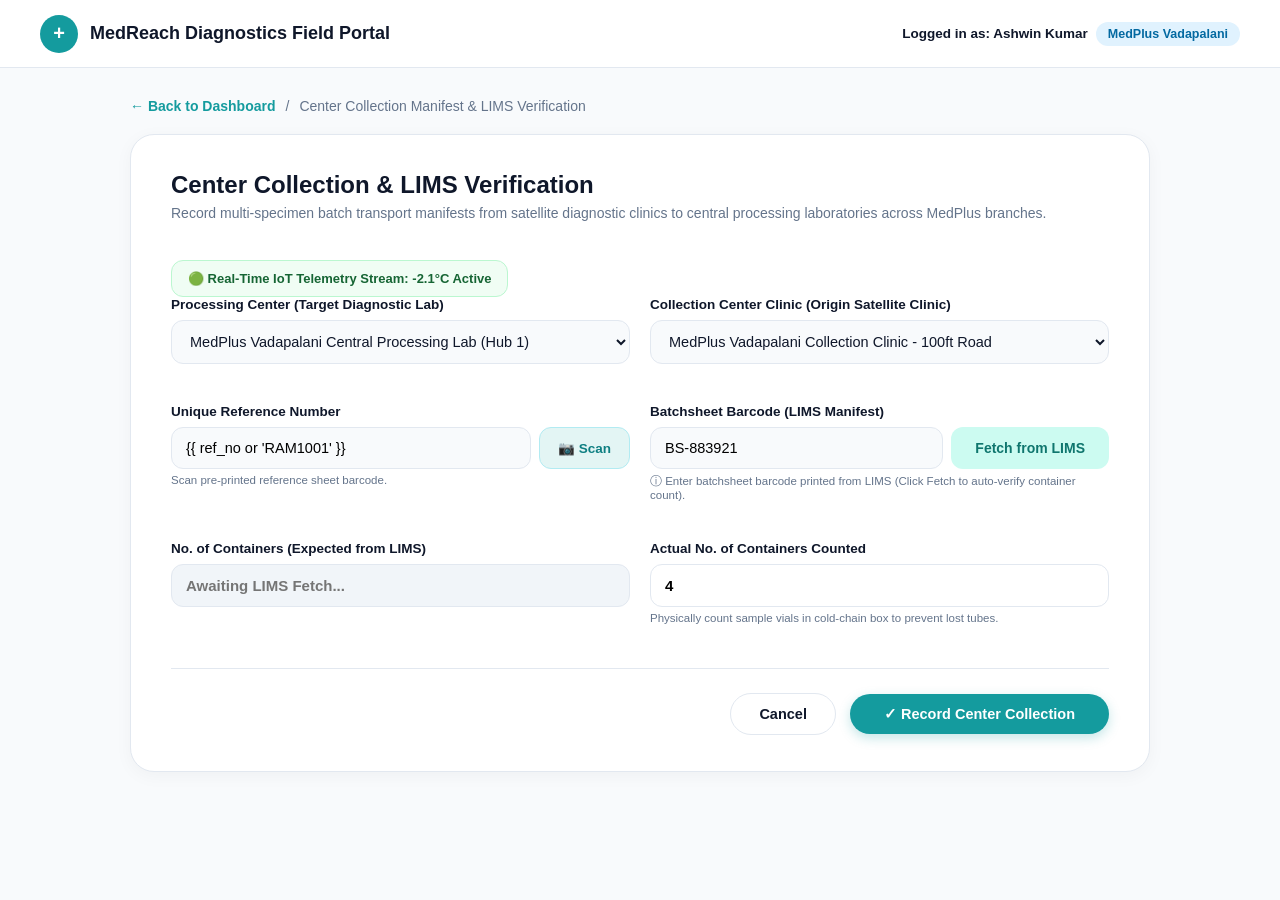
<file: templates/center_collection.html>
<!DOCTYPE html>
<html lang="en">
<head>
  <meta charset="UTF-8">
  <meta name="viewport" content="width=device-width, initial-scale=1.0">
  <title>Center Collection & LIMS Verification - MedReach Diagnostics</title>
  <link rel="icon" href="/static/images/favicon.svg" type="image/svg+xml">
  <style>
    :root {
      --primary: #149B9E;
      --primary-dark: #0E7F82;
      --surface: #FFFFFF;
      --surface-border: #E2E8F0;
      --text-dark: #0F172A;
      --text-secondary: #64748B;
    }
    * { box-sizing: border-box; margin: 0; padding: 0; font-family: -apple-system, BlinkMacSystemFont, "Segoe UI", Roboto, Helvetica, Arial, sans-serif; }
    html, body { width: 100%; min-height: 100%; background: #F8FAFC; color: var(--text-dark); display: flex; flex-direction: column; }

    /* Top Nav */
    .portal-navbar {
      width: 100%;
      height: 68px;
      background: #FFFFFF;
      border-bottom: 1px solid var(--surface-border);
      display: flex;
      align-items: center;
      justify-content: space-between;
      padding: 0 40px;
    }
    .nav-brand { display: flex; align-items: center; gap: 12px; text-decoration: none; color: inherit; font-size: 18px; font-weight: 800; }
    .badge-icon { width: 38px; height: 38px; border-radius: 50%; background: var(--primary); color: white; display: flex; align-items: center; justify-content: center; font-size: 20px; }

    .main-canvas {
      width: 100%;
      max-width: 1100px;
      margin: 0 auto;
      padding: 30px 40px;
      display: flex;
      flex-direction: column;
      gap: 20px;
    }

    .white-form-card {
      background: #FFFFFF;
      border-radius: 24px;
      padding: 36px 40px;
      border: 1px solid var(--surface-border);
      box-shadow: 0 4px 18px rgba(0, 0, 0, 0.04);
    }

    .form-grid-two {
      display: grid;
      grid-template-columns: 1fr 1fr;
      gap: 20px;
      margin-bottom: 20px;
    }

    @media (max-width: 760px) {
      .form-grid-two { grid-template-columns: 1fr; }
    }

    .form-group {
      margin-bottom: 20px;
    }

    .form-label {
      display: block;
      font-size: 13.5px;
      font-weight: 700;
      color: var(--text-dark);
      margin-bottom: 8px;
    }

    .select-wide {
      width: 100%;
      background: #F8FAFC;
      border: 1.5px solid var(--surface-border);
      border-radius: 12px;
      padding: 12px 14px;
      font-size: 14.5px;
      color: var(--text-dark);
      outline: none;
      transition: border-color 0.15s;
    }

    .select-wide:focus {
      border-color: var(--primary);
    }

    .input-with-button {
      display: flex;
      gap: 8px;
    }

    .input-with-button input {
      flex: 1;
      background: #F8FAFC;
      border: 1.5px solid var(--surface-border);
      border-radius: 12px;
      padding: 12px 14px;
      font-size: 14.5px;
      outline: none;
      transition: border-color 0.15s;
    }

    .input-with-button input:focus {
      border-color: var(--primary);
    }

    .btn-fetch-blue {
      background: #CCFBF1;
      color: #0F766E;
      border: none;
      border-radius: 12px;
      padding: 0 24px;
      font-size: 14px;
      font-weight: 700;
      cursor: pointer;
      transition: background 0.15s;
      white-space: nowrap;
    }

    .btn-fetch-blue:hover { background: #99F6E4; }

    .btn-scan-action {
      background: #E3F5F4;
      color: #0E7F82;
      border-radius: 12px;
      padding: 0 18px;
      font-size: 13.5px;
      font-weight: 700;
      text-decoration: none;
      display: flex;
      align-items: center;
      gap: 6px;
      border: 1px solid #B2EBF2;
    }

    .actions-footer-row {
      display: flex;
      justify-content: flex-end;
      align-items: center;
      gap: 14px;
      margin-top: 24px;
      padding-top: 24px;
      border-top: 1px solid var(--surface-border);
    }

    .btn-secondary {
      padding: 12px 28px;
      border-radius: 24px;
      border: 1.5px solid var(--surface-border);
      background: #FFFFFF;
      color: var(--text-dark);
      font-size: 14.5px;
      font-weight: 700;
      text-decoration: none;
      cursor: pointer;
    }

    .btn-primary-save {
      padding: 12px 34px;
      border-radius: 24px;
      background: var(--primary);
      color: #FFFFFF;
      font-size: 14.5px;
      font-weight: 700;
      border: none;
      cursor: pointer;
      box-shadow: 0 4px 12px rgba(20, 155, 158, 0.25);
      transition: all 0.15s;
    }

    .btn-primary-save:hover {
      background: var(--primary-dark);
    }

    .branch-badge {
      display: inline-flex;
      align-items: center;
      gap: 6px;
      background: #E0F2FE;
      color: #0369A1;
      padding: 5px 12px;
      border-radius: 20px;
      font-size: 12.5px;
      font-weight: 700;
      margin-left: 8px;
    }

    .sample-pill {
      display: inline-flex;
      align-items: center;
      gap: 6px;
      padding: 4px 10px;
      border-radius: 12px;
      font-size: 11.5px;
      font-weight: 700;
      margin-right: 6px;
      margin-top: 6px;
    }
  </style>
</head>
<body>

  <!-- Fullscreen Top Bar -->
  <header class="portal-navbar">
    <a href="/home" class="nav-brand">
      <div class="badge-icon">+</div>
      <span>MedReach Diagnostics Field Portal</span>
    </a>
    <div style="font-size: 13.5px; font-weight: 700; color: var(--text-dark); display: flex; align-items: center;">
      <span>Logged in as: <strong id="topUserDisplay">Ashwin Kumar</strong></span>
      <span class="branch-badge" id="topBranchDisplay">MedPlus Vadapalani</span>
    </div>
  </header>

  <main class="main-canvas">
    <div style="display: flex; align-items: center; gap: 10px; font-size: 14px; color: var(--text-secondary);">
      <a href="/home" style="color: var(--primary); text-decoration: none; font-weight: 600;">← Back to Dashboard</a>
      <span>/</span>
      <span>Center Collection Manifest & LIMS Verification</span>
    </div>

    <div class="white-form-card">
      <div style="display: flex; justify-content: space-between; align-items: flex-start; flex-wrap: wrap; gap: 15px;">
        <div>
          <h2 style="font-size: 24px; font-weight: 800; color: var(--text-dark); margin-bottom: 6px;">
            Center Collection & LIMS Verification
          </h2>
          <p style="font-size: 14px; color: var(--text-secondary); margin-bottom: 24px;">
            Record multi-specimen batch transport manifests from satellite diagnostic clinics to central processing laboratories across MedPlus branches.
          </p>
        </div>
        <div style="background: #F0FDF4; border: 1px solid #BBF7D0; border-radius: 12px; padding: 10px 16px; font-size: 13px; color: #166534; font-weight: 600;">
          🟢 Real-Time IoT Telemetry Stream: <span id="currentTempDisplay" style="font-weight: 800;">-2.1°C Active</span>
        </div>
      </div>

      <div class="form-grid-two">
        <div class="form-group">
          <label class="form-label">Processing Center (Target Diagnostic Lab)</label>
          <select class="select-wide" id="processingCenterSelect">
            <option value="MedPlus Vadapalani Central Processing Lab (Hub 1)">MedPlus Vadapalani Central Processing Lab (Hub 1)</option>
            <option value="MedPlus Velachery Bio-Reference Lab (Hub 2)">MedPlus Velachery Bio-Reference Lab (Hub 2)</option>
            <option value="MedPlus Anna Nagar Automated Testing Center (Hub 3)">MedPlus Anna Nagar Automated Testing Center (Hub 3)</option>
          </select>
        </div>

        <div class="form-group">
          <label class="form-label">Collection Center Clinic (Origin Satellite Clinic)</label>
          <select class="select-wide" id="collectionCenterSelect">
            <option value="MedPlus Vadapalani Collection Clinic - 100ft Road">MedPlus Vadapalani Collection Clinic - 100ft Road</option>
            <option value="MedPlus Velachery Collection Point - Bypass Road">MedPlus Velachery Collection Point - Bypass Road</option>
            <option value="MedPlus Anna Nagar Diagnostic Point - 2nd Avenue">MedPlus Anna Nagar Diagnostic Point - 2nd Avenue</option>
          </select>
        </div>
      </div>

      <div class="form-grid-two">
        <div class="form-group">
          <label class="form-label">Unique Reference Number</label>
          <div class="input-with-button">
            <input type="text" id="refField" value="{{ ref_no or 'RAM1001' }}">
            <a href="/scanner?target=center" class="btn-scan-action">📷 Scan</a>
          </div>
          <div style="font-size: 11.5px; color: var(--text-secondary); margin-top: 5px;">Scan pre-printed reference sheet barcode.</div>
        </div>

        <!-- BATCHSHEET BARCODE WITH FETCH BUTTON -->
        <div class="form-group">
          <label class="form-label">Batchsheet Barcode (LIMS Manifest)</label>
          <div class="input-with-button">
            <input type="text" id="batchsheetInput" placeholder="Enter batch sheet barcode (e.g. BS-883921)">
            <button type="button" class="btn-fetch-blue" onclick="fetchLimsBatch()">Fetch from LIMS</button>
          </div>
          <div style="font-size: 11.5px; color: var(--text-secondary); margin-top: 5px;" id="limsNotice">
            ⓘ Enter batchsheet barcode printed from LIMS (Click Fetch to auto-verify container count).
          </div>
        </div>
      </div>

      <div class="form-grid-two">
        <div class="form-group">
          <label class="form-label">No. of Containers (Expected from LIMS)</label>
          <input type="text" id="limsContainersCount" placeholder="Awaiting LIMS Fetch..." readonly style="width: 100%; background: #F1F5F9; border: 1.5px solid var(--surface-border); border-radius: 12px; padding: 12px 14px; font-weight: 700; color: var(--text-dark); font-size: 15px;">
        </div>

        <div class="form-group">
          <label class="form-label">Actual No. of Containers Counted</label>
          <input type="number" id="actualContainersCount" value="4" min="1" max="50" style="width: 100%; background: #FFFFFF; border: 1.5px solid var(--surface-border); border-radius: 12px; padding: 12px 14px; font-size: 15px; font-weight: 700;">
          <div style="font-size: 11.5px; color: var(--text-secondary); margin-top: 5px;">Physically count sample vials in cold-chain box to prevent lost tubes.</div>
        </div>
      </div>

      <div id="sampleBreakdownBox" style="display: none; background: #F8FAFC; border: 1px solid var(--surface-border); border-radius: 16px; padding: 16px 20px; margin-bottom: 20px;">
        <div style="font-size: 13px; font-weight: 700; color: var(--text-dark); margin-bottom: 8px;">
          LIMS Specimen Manifest Breakdown:
        </div>
        <div id="samplePillsContainer"></div>
      </div>

      <div class="actions-footer-row">
        <a href="/home" class="btn-secondary">Cancel</a>
        <button type="button" class="btn-primary-save" id="btnSubmitManifest" onclick="saveCenterManifest()">✓ Record Center Collection</button>
      </div>
    </div>
  </main>

  <script>
    let activeUser = null;

    // Initialize user profile and branch preselection
    window.addEventListener('DOMContentLoaded', () => {
      const stored = localStorage.getItem('medreach_user');
      if (stored) {
        try {
          activeUser = JSON.parse(stored);
          if (activeUser.name) {
            document.getElementById('topUserDisplay').textContent = activeUser.name;
          }
          if (activeUser.branchName) {
            document.getElementById('topBranchDisplay').textContent = activeUser.branchName;
            
            // Auto align select dropdowns with user's branch
            const pSelect = document.getElementById('processingCenterSelect');
            const cSelect = document.getElementById('collectionCenterSelect');
            
            if (activeUser.branchName.includes('Velachery')) {
              pSelect.value = "MedPlus Velachery Bio-Reference Lab (Hub 2)";
              cSelect.value = "MedPlus Velachery Collection Point - Bypass Road";
            } else if (activeUser.branchName.includes('Anna Nagar')) {
              pSelect.value = "MedPlus Anna Nagar Automated Testing Center (Hub 3)";
              cSelect.value = "MedPlus Anna Nagar Diagnostic Point - 2nd Avenue";
            } else {
              pSelect.value = "MedPlus Vadapalani Central Processing Lab (Hub 1)";
              cSelect.value = "MedPlus Vadapalani Collection Clinic - 100ft Road";
            }
          }
        } catch (e) {
          console.warn('Error reading stored user', e);
        }
      }

      // Pre-fill batchsheet if empty
      const bInput = document.getElementById('batchsheetInput');
      if (!bInput.value) {
        bInput.value = 'BS-883921';
      }
    });

    async function fetchLimsBatch() {
      const input = document.getElementById('batchsheetInput');
      let val = input.value.trim();
      if (!val) {
        val = 'BS-883921';
        input.value = val;
      }
      
      try {
        const resp = await fetch(`/api/lims/batch/${encodeURIComponent(val)}`);
        const data = await resp.json();
        
        document.getElementById('limsContainersCount').value = data.expectedContainers || '4';
        document.getElementById('actualContainersCount').value = data.expectedContainers || '4';
        
        document.getElementById('limsNotice').innerHTML = `
          <span style="color: #0D9488; font-weight: 700;">✓ LIMS Verified:</span> Manifest batch <strong>${val}</strong> confirms ${data.expectedContainers || 4} expected sample vials from ${data.originCenter || 'MedPlus Branch'}.
        `;

        // Render sample pills
        const pillsContainer = document.getElementById('samplePillsContainer');
        pillsContainer.innerHTML = `
          <span class="sample-pill" style="background: #F3E8FF; color: #7E22CE; border: 1px solid #E9D5FF;">🟣 2x EDTA Whole Blood (Purple Cap)</span>
          <span class="sample-pill" style="background: #DBEAFE; color: #1D4ED8; border: 1px solid #BFDBFE;">🔵 1x Sodium Citrate (Light Blue Cap)</span>
          <span class="sample-pill" style="background: #FFE4E6; color: #BE123C; border: 1px solid #FECDD3;">🔴 1x Serum Clot Activator (Red Cap)</span>
        `;
        document.getElementById('sampleBreakdownBox').style.display = 'block';

      } catch (err) {
        // Fallback
        document.getElementById('limsContainersCount').value = '4';
        document.getElementById('actualContainersCount').value = '4';
        document.getElementById('limsNotice').innerHTML = `
          <span style="color: #0D9488; font-weight: 700;">✓ LIMS Verified:</span> Manifest batch <strong>${val}</strong> confirms 4 expected sample vials.
        `;
      }
    }

    async function saveCenterManifest() {
      const b = document.getElementById('batchsheetInput').value.trim();
      if (!b) {
        alert('Please enter or fetch batchsheet barcode first!');
        return;
      }

      const procCenter = document.getElementById('processingCenterSelect').value;
      const collCenter = document.getElementById('collectionCenterSelect').value;
      const refNo = document.getElementById('refField').value.trim() || 'RAM1001';
      const expected = parseInt(document.getElementById('limsContainersCount').value) || 4;
      const actual = parseInt(document.getElementById('actualContainersCount').value) || 4;

      const userName = activeUser ? activeUser.name : 'Ashwin Kumar';
      const userRole = activeUser ? activeUser.role : 'Lead Phlebotomist';
      const branchName = activeUser ? activeUser.branchName : 'MedPlus Vadapalani Branch';

      const btn = document.getElementById('btnSubmitManifest');
      btn.disabled = true;
      btn.textContent = 'Saving Manifest...';

      try {
        const payload = {
          processingCenter: procCenter,
          collectionCenter: collCenter,
          referenceNumber: refNo,
          batchsheetBarcode: b,
          noOfContainers: expected,
          actualContainers: actual,
          temperature: -2.1,
          userName: userName,
          userRole: userRole,
          branchName: branchName
        };

        const resp = await fetch('/api/centers/collection', {
          method: 'POST',
          headers: { 'Content-Type': 'application/json' },
          body: JSON.stringify(payload)
        });

        const data = await resp.json();

        if (resp.ok && data.success) {
          alert(`✓ Center Collection Manifest Recorded!\n\nReference: ${refNo}\nOrigin: ${collCenter}\nDestination: ${procCenter}\nSamples: ${actual} containers\nTamper-Evident Ledger: Logged under ${branchName}`);
          window.location.href = '/home';
        } else {
          alert('Failed to record manifest: ' + (data.detail || 'Server error'));
          btn.disabled = false;
          btn.textContent = '✓ Record Center Collection';
        }
      } catch (err) {
        console.error('Submission error:', err);
        alert('Network or server error while recording manifest.');
        btn.disabled = false;
        btn.textContent = '✓ Record Center Collection';
      }
    }
  </script>

</body>
</html>
</file>
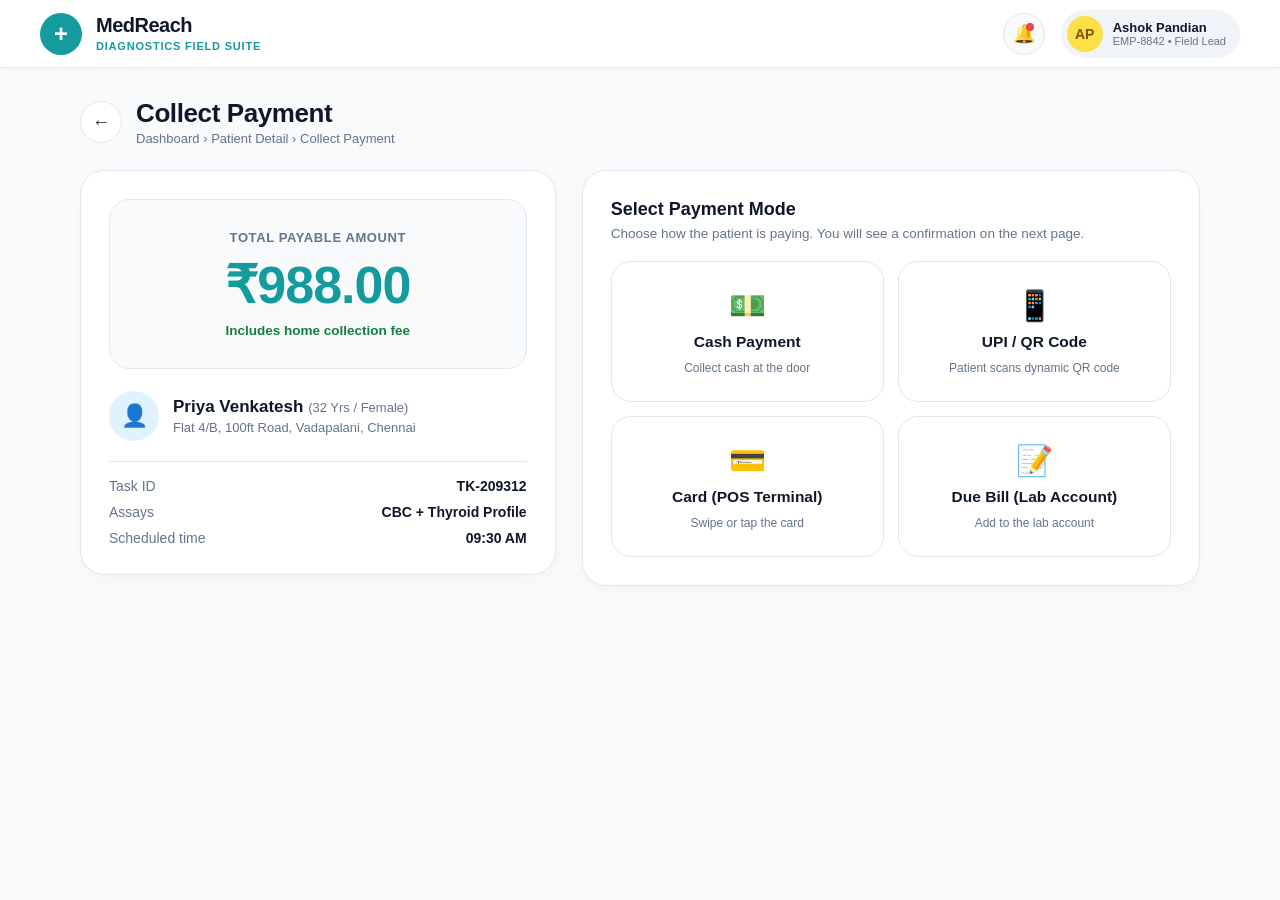
<file: templates/collect_payment.html>
<!DOCTYPE html>
<html lang="en">
<head>
  <meta charset="UTF-8">
  <meta name="viewport" content="width=device-width, initial-scale=1.0">
  <title>Collect Payment - MedReach Diagnostics Field Portal</title>
   <link rel="icon" href="/static/images/favicon.svg" type="image/svg+xml">
  <style>
    :root { --primary:#149B9E; --primary-dark:#0E7F82; --primary-light:#E6F7F5; --border:#E2E8F0; --text-dark:#0F172A; --text-secondary:#64748B; --gold:#FDE047; --red:#EF4444; }
    * { box-sizing:border-box; margin:0; padding:0; font-family:-apple-system,BlinkMacSystemFont,"Segoe UI",Roboto,Helvetica,Arial,sans-serif; }
    html,body { width:100%; min-height:100%; background:#F8FAFC; color:var(--text-dark); }
    body { display:flex; flex-direction:column; }

    .portal-navbar { height:68px; background:#fff; border-bottom:1px solid var(--border); display:flex; align-items:center; justify-content:space-between; padding:0 40px; position:sticky; top:0; z-index:1000; box-shadow:0 2px 10px rgba(0,0,0,.03); }
    .brand { display:flex; align-items:center; gap:14px; text-decoration:none; color:inherit; }
    .brand-icon { width:42px; height:42px; border-radius:50%; background:var(--primary); color:#fff; display:flex; align-items:center; justify-content:center; font-size:24px; font-weight:800; }
    .brand h1 { font-size:20px; font-weight:800; letter-spacing:-.5px; line-height:1.1; }
    .brand span { font-size:11px; font-weight:600; color:var(--primary); text-transform:uppercase; letter-spacing:.8px; }
    .nav-right { display:flex; align-items:center; gap:16px; }
    .bell { width:42px; height:42px; border-radius:50%; background:#F8FAFC; border:1px solid var(--border); display:flex; align-items:center; justify-content:center; font-size:18px; text-decoration:none; position:relative; }
    .bell i { position:absolute; top:9px; right:10px; width:8px; height:8px; border-radius:50%; background:var(--red); }
    .user { display:flex; align-items:center; gap:10px; text-decoration:none; color:inherit; padding:6px 14px 6px 6px; border-radius:30px; background:#F1F5F9; }
    .avatar { width:36px; height:36px; border-radius:50%; background:var(--gold); color:#854D0E; display:flex; align-items:center; justify-content:center; font-weight:800; font-size:14px; }

    .page { width:100%; max-width:1200px; margin:0 auto; padding:30px 40px 50px; display:flex; flex-direction:column; gap:24px; }
    .page-head { display:flex; align-items:center; gap:14px; }
    .back-btn { width:42px; height:42px; border-radius:50%; background:#fff; border:1px solid var(--border); display:flex; align-items:center; justify-content:center; font-size:18px; color:var(--text-dark); text-decoration:none; }
    .back-btn:hover { background:#F1F5F9; }
    .page-head h2 { font-size:26px; font-weight:800; letter-spacing:-.4px; }
    .crumbs { font-size:13px; color:var(--text-secondary); margin-top:2px; }

    .layout { display:grid; grid-template-columns:1fr 1.3fr; gap:26px; align-items:start; }
    @media (max-width:900px) { .layout { grid-template-columns:1fr; } .portal-navbar { padding:0 16px; } .page { padding:20px 16px 40px; } }

    .panel { background:#fff; border:1px solid var(--border); border-radius:24px; padding:28px; box-shadow:0 4px 16px rgba(0,0,0,.03); }
    .amount-box { background:#F8FAFC; border:1px solid var(--border); border-radius:20px; text-align:center; padding:30px 20px; margin-bottom:22px; }
    .amount-label { font-size:13px; font-weight:700; letter-spacing:.6px; color:var(--text-secondary); text-transform:uppercase; }
    .amount-value { font-size:52px; font-weight:800; color:var(--primary); margin:10px 0 8px; letter-spacing:-1px; }
    .amount-note { font-size:13.5px; font-weight:700; color:#15803D; }

    .patient-row { display:flex; align-items:center; gap:14px; }
    .p-avatar { width:50px; height:50px; border-radius:50%; background:#E0F2FE; color:#0284C7; display:flex; align-items:center; justify-content:center; font-size:22px; flex-shrink:0; }
    .p-name { font-size:17px; font-weight:800; }
    .p-name small { font-size:13px; font-weight:normal; color:var(--text-secondary); }
    .p-addr { font-size:13px; color:var(--text-secondary); margin-top:3px; }
    .detail-list { margin-top:20px; border-top:1px solid var(--border); padding-top:16px; display:grid; gap:10px; font-size:14px; }
    .detail-list div { display:flex; justify-content:space-between; gap:12px; }
    .detail-list span:first-child { color:var(--text-secondary); }
    .detail-list span:last-child { font-weight:700; text-align:right; }

    .panel h3 { font-size:18px; font-weight:800; margin-bottom:6px; }
    .panel .sub { font-size:13.5px; color:var(--text-secondary); margin-bottom:20px; }
    .mode-grid { display:grid; grid-template-columns:1fr 1fr; gap:14px; }
    @media (max-width:560px) { .mode-grid { grid-template-columns:1fr; } }
    .mode-btn { display:flex; flex-direction:column; align-items:center; justify-content:center; gap:10px; padding:26px 12px; background:#fff; border:1.5px solid var(--border); border-radius:20px; font-size:15.5px; font-weight:700; color:var(--text-dark); cursor:pointer; transition:all .15s; }
    .mode-btn .ico { font-size:30px; }
    .mode-btn small { font-size:12px; font-weight:500; color:var(--text-secondary); }
    .mode-btn:hover { border-color:var(--primary); background:var(--primary-light); transform:translateY(-2px); box-shadow:0 8px 20px rgba(20,155,158,.12); }
    .mode-btn:focus-visible { outline:3px solid rgba(20,155,158,.4); outline-offset:2px; }

    [hidden] { display:none !important; }
    .center-wrap { flex:1; display:flex; align-items:center; justify-content:center; padding:40px 20px; }
    .success-card { width:100%; max-width:560px; background:#fff; border:1px solid var(--border); border-radius:28px; padding:48px 40px 40px; text-align:center; box-shadow:0 8px 30px rgba(0,0,0,.05); }
    .check-circle { width:96px; height:96px; border-radius:50%; background:#DCFCE7; color:#15803D; display:flex; align-items:center; justify-content:center; font-size:46px; margin:0 auto 22px; animation:pop .35s ease-out; }
    @keyframes pop { from { transform:scale(.6); opacity:0; } to { transform:scale(1); opacity:1; } }
    @media (prefers-reduced-motion: reduce) { .check-circle { animation:none; } }
    .success-card h2 { font-size:28px; font-weight:800; letter-spacing:-.4px; }
    .paid-amount { font-size:48px; font-weight:800; color:var(--primary); margin:8px 0 6px; letter-spacing:-1px; }
    .via { font-size:15px; color:var(--text-secondary); }
    .summary { margin:28px 0; background:#F8FAFC; border:1px solid var(--border); border-radius:18px; padding:18px 22px; display:grid; gap:10px; font-size:14px; text-align:left; }
    .summary div { display:flex; justify-content:space-between; gap:12px; }
    .summary span:first-child { color:var(--text-secondary); }
    .summary span:last-child { font-weight:700; text-align:right; }
    .btn-row { display:flex; gap:12px; }
    .btn { flex:1; height:52px; border-radius:26px; font-size:15.5px; font-weight:700; cursor:pointer; text-decoration:none; display:flex; align-items:center; justify-content:center; }
    .btn-fill { background:var(--primary); color:#fff; border:none; box-shadow:0 4px 12px rgba(20,155,158,.3); }
    .btn-fill:hover { background:var(--primary-dark); }
    .btn-outline { background:#fff; color:var(--primary); border:1.5px solid var(--primary); }
    .btn-outline:hover { background:var(--primary-light); }
    @media (max-width:560px) { .btn-row { flex-direction:column; } .success-card { padding:36px 22px 28px; } }
    @media print { .portal-navbar, .btn-row { display:none; } body { background:#fff; } .success-card { box-shadow:none; } }
  </style>
</head>
<body>

  <header class="portal-navbar">
    <a href="/home" class="brand">
      <div class="brand-icon">+</div>
      <div><h1>MedReach</h1><span>Diagnostics Field Suite</span></div>
    </a>
    <div class="nav-right">
      <a href="/notifications" class="bell"><span>🔔</span><i></i></a>
      <a href="/profile" class="user">
        <div class="avatar">AP</div>
        <div>
          <div style="font-size:13px;font-weight:800;">Ashok Pandian</div>
          <div style="font-size:11px;color:var(--text-secondary);">EMP-8842 • Field Lead</div>
        </div>
      </a>
    </div>
  </header>

  <main class="page" id="paymentView">
    <div class="page-head">
      <a href="/patient-detail" id="backLink" class="back-btn" aria-label="Back">←</a>
      <div>
        <h2>Collect Payment</h2>
        <div class="crumbs">Dashboard › Patient Detail › Collect Payment</div>
      </div>
    </div>

    <div class="layout">
      <!-- Left: amount + patient summary -->
      <section class="panel">
        <div class="amount-box">
          <div class="amount-label">Total payable amount</div>
          <div class="amount-value" id="amountText">₹988.00</div>
          <div class="amount-note">Includes home collection fee</div>
        </div>

        <div class="patient-row">
          <div class="p-avatar">👤</div>
          <div>
            <div class="p-name"><span id="pName">Priya Venkatesh</span> <small id="pDemo">(32 Yrs / Female)</small></div>
            <div class="p-addr" id="pAddr">Flat 4/B, 100ft Road, Vadapalani, Chennai</div>
          </div>
        </div>

        <div class="detail-list">
          <div><span>Task ID</span><span id="pId">TK-209312</span></div>
          <div><span>Assays</span><span id="pAssays">CBC + Thyroid Profile</span></div>
          <div><span>Scheduled time</span><span id="pTime">09:30 AM</span></div>
        </div>
      </section>

      <!-- Right: payment modes -->
      <section class="panel">
        <h3>Select Payment Mode</h3>
        <p class="sub">Choose how the patient is paying. You will see a confirmation on the next page.</p>
        <div class="mode-grid">
          <button type="button" class="mode-btn" data-method="Cash"><span class="ico">💵</span>Cash Payment<small>Collect cash at the door</small></button>
          <button type="button" class="mode-btn" data-method="UPI / QR Code" onclick="openUpiModal()"><span class="ico">📱</span>UPI / QR Code<small>Patient scans dynamic QR code</small></button>
          <button type="button" class="mode-btn" data-method="Card (POS Terminal)"><span class="ico">💳</span>Card (POS Terminal)<small>Swipe or tap the card</small></button>
          <button type="button" class="mode-btn" data-method="Due Bill (Lab Account)"><span class="ico">📝</span>Due Bill (Lab Account)<small>Add to the lab account</small></button>
        </div>
      </section>
    </div>

  </main>

  <!-- Interactive Dynamic UPI Modal -->
  <div id="upiModal" style="display:none; position:fixed; top:0; left:0; width:100%; height:100%; background:rgba(15,23,42,0.65); backdrop-filter:blur(5px); z-index:2000; align-items:center; justify-content:center; padding:20px;">
    <div style="width:100%; max-width:420px; background:#FFFFFF; border-radius:24px; padding:28px; box-shadow:0 20px 50px rgba(0,0,0,0.25); text-align:center;">
      <div style="display:flex; justify-content:space-between; align-items:center; border-bottom:1px solid var(--border); padding-bottom:12px; margin-bottom:18px;">
        <strong style="font-size:16px; color:var(--text-dark);">Digital UPI Fast-Pay</strong>
        <button onclick="closeUpiModal()" style="background:none; border:none; font-size:22px; cursor:pointer; color:var(--text-secondary);">&times;</button>
      </div>

      <div style="font-size:13.5px; color:var(--text-secondary); margin-bottom:6px;">Scan with GPay, PhonePe, Paytm, or BHIM</div>
      <div style="font-size:26px; font-weight:800; color:#0F766E; margin-bottom:16px;" id="modalAmountDisplay">₹988.00</div>

      <!-- Generated Authentic QR Code Canvas -->
      <div style="background:#F8FAFC; border:2px dashed #CBD5E1; border-radius:18px; padding:16px; display:inline-block; margin-bottom:16px;">
        <svg width="180" height="180" viewBox="0 0 180 180" style="display:block; margin:0 auto;">
          <!-- Corner Position Markers -->
          <rect x="10" y="10" width="40" height="40" fill="#0F172A" rx="4" />
          <rect x="18" y="18" width="24" height="24" fill="#FFFFFF" rx="2" />
          <rect x="24" y="24" width="12" height="12" fill="#0F172A" rx="1" />

          <rect x="130" y="10" width="40" height="40" fill="#0F172A" rx="4" />
          <rect x="138" y="18" width="24" height="24" fill="#FFFFFF" rx="2" />
          <rect x="144" y="24" width="12" height="12" fill="#0F172A" rx="1" />

          <rect x="10" y="130" width="40" height="40" fill="#0F172A" rx="4" />
          <rect x="18" y="138" width="24" height="24" fill="#FFFFFF" rx="2" />
          <rect x="24" y="144" width="12" height="12" fill="#0F172A" rx="1" />

          <!-- Dynamic QR Pattern Dots -->
          <g fill="#0F172A">
            <rect x="60" y="15" width="8" height="8" /><rect x="76" y="15" width="8" height="8" /><rect x="100" y="15" width="12" height="8" />
            <rect x="65" y="35" width="14" height="8" /><rect x="90" y="35" width="8" height="8" /><rect x="110" y="35" width="8" height="8" />
            <rect x="15" y="65" width="18" height="8" /><rect x="45" y="65" width="8" height="8" /><rect x="65" y="65" width="8" height="8" />
            <rect x="85" y="65" width="16" height="8" /><rect x="115" y="65" width="8" height="8" /><rect x="140" y="65" width="18" height="8" />
            <rect x="25" y="85" width="8" height="12" /><rect x="50" y="85" width="14" height="8" /><rect x="75" y="85" width="8" height="12" />
            <rect x="95" y="85" width="18" height="8" /><rect x="130" y="85" width="8" height="12" /><rect x="150" y="85" width="12" height="8" />
            <rect x="15" y="105" width="10" height="8" /><rect x="40" y="105" width="8" height="12" /><rect x="70" y="105" width="16" height="8" />
            <rect x="105" y="105" width="12" height="8" /><rect x="135" y="105" width="8" height="12" /><rect x="155" y="105" width="12" height="8" />
            <rect x="65" y="130" width="8" height="12" /><rect x="85" y="130" width="16" height="8" /><rect x="115" y="130" width="8" height="12" />
            <rect x="140" y="130" width="14" height="8" /><rect x="160" y="130" width="8" height="12" />
            <rect x="60" y="150" width="16" height="8" /><rect x="90" y="150" width="12" height="12" /><rect x="120" y="150" width="14" height="8" />
          </g>
          <!-- Center MedPlus Shield Tag -->
          <circle cx="90" cy="90" r="14" fill="#0D9488" />
          <text x="90" y="95" font-family="-apple-system, sans-serif" font-size="12" font-weight="bold" text-anchor="middle" fill="#FFFFFF">M+</text>
        </svg>
      </div>

      <div style="font-size:12px; color:var(--text-secondary); margin-bottom:14px;">
        UPI ID: <strong>medplus.diagnostics@icici</strong><br>
        Verified Merchant: <strong>MedPlus Healthcare Services</strong>
      </div>

      <div style="display:flex; flex-direction:column; gap:8px;">
        <button type="button" class="btn btn-fill" id="btnConfirmUpiPaid" onclick="completePayment('UPI / QR Code')" style="width:100%; height:46px; font-size:14.5px;">
          ✓ Confirm Patient Paid via UPI
        </button>
        <button type="button" class="btn btn-outline" onclick="closeUpiModal()" style="width:100%; height:42px;">
          Cancel
        </button>
      </div>
    </div>
  </div>

  <!-- SUCCESS VIEW (shown after a payment mode is clicked) -->
  <main class="center-wrap" id="successView" hidden>
    <section class="success-card">
      <div class="check-circle">✓</div>
      <h2>Payment Successful!</h2>
      <div class="paid-amount" id="sAmount">₹988.00</div>
      <div class="via" id="viaText">Received via Cash</div>

      <div class="summary">
        <div><span>Task ID</span><span id="sId">TK-209312</span></div>
        <div><span>Branch</span><span id="sBranch">MedPlus Vadapalani Branch</span></div>
        <div><span>Payment mode</span><span id="sMethod">Cash</span></div>
        <div><span>Received at</span><span id="sTime"></span></div>
        <div><span>Ledger Hash</span><span id="sHash" style="font-family:monospace; font-size:11px; color:#0284C7;">SHA256: 4a9f2... Verified</span></div>
      </div>

      <div class="btn-row">
        <button class="btn btn-outline" onclick="window.print()">Print Receipt</button>
        <a href="/home" class="btn btn-fill">Back to Home</a>
      </div>
    </section>
  </main>

<script>
  /* Reads ?id=... & amount=... from the address bar; falls back to the sample patient. */
  const params = new URLSearchParams(location.search);
  const patient = {
    id: params.get('id') || 'TK-209312',
    name: params.get('name') || 'Priya Venkatesh',
    demo: params.get('demo') || '(32 Yrs / Female)',
    address: params.get('address') || 'Flat 4/B, 100ft Road, Vadapalani, Chennai',
    assays: params.get('assays') || 'CBC + Thyroid Profile',
    time: params.get('time') || '09:30 AM',
    amount: Number(params.get('amount')) || 988,
    branch: params.get('branch') || 'MedPlus Vadapalani Branch'
  };

  const money = n => '₹' + n.toLocaleString('en-IN', { minimumFractionDigits: 2, maximumFractionDigits: 2 });
  document.getElementById('amountText').textContent = money(patient.amount);
  document.getElementById('pName').textContent = patient.name;
  document.getElementById('pDemo').textContent = patient.demo;
  document.getElementById('pAddr').textContent = patient.address;
  document.getElementById('pId').textContent = patient.id;
  document.getElementById('pAssays').textContent = patient.assays;
  document.getElementById('pTime').textContent = patient.time;
  document.getElementById('backLink').href = '/patient-detail?id=' + encodeURIComponent(patient.id);

  function openUpiModal() {
    document.getElementById('modalAmountDisplay').textContent = money(patient.amount);
    document.getElementById('upiModal').style.display = 'flex';
  }

  function closeUpiModal() {
    document.getElementById('upiModal').style.display = 'none';
  }

  async function completePayment(method) {
    closeUpiModal();
    let currentUser = { name: "Ashwin Kumar", role: "Field Phlebotomist Lead" };
    try {
      const stored = localStorage.getItem('medreach_user');
      if (stored) currentUser = JSON.parse(stored);
    } catch(e) {}

    const txnRef = `TXN-${method.replace(/[^A-Za-z]/g, '').toUpperCase()}-${Date.now() % 10000000}`;

    try {
      await fetch(`/api/tasks/${encodeURIComponent(patient.id)}/payment`, {
        method: 'POST',
        headers: { 'Content-Type': 'application/json' },
        body: JSON.stringify({
          amount: patient.amount,
          payment_mode: method,
          transaction_id: txnRef,
          user_name: currentUser.name,
          user_role: currentUser.role,
          branch_name: patient.branch
        })
      });
    } catch(err) {
      console.warn('Payment logging note:', err);
    }

    showPaymentSuccess(method, txnRef);
  }

  function showPaymentSuccess(method, txnRef) {
    document.getElementById('sAmount').textContent = money(patient.amount);
    document.getElementById('viaText').textContent = 'Received via ' + method;
    document.getElementById('sMethod').textContent = method;
    document.getElementById('sId').textContent = patient.id;
    document.getElementById('sBranch').textContent = patient.branch;
    document.getElementById('sTime').textContent = new Date().toLocaleString('en-IN', { day:'2-digit', month:'short', hour:'2-digit', minute:'2-digit' });
    document.getElementById('sHash').textContent = `SHA256: ${Math.random().toString(36).substring(2, 10).toUpperCase()} • Sealed in Audit Ledger`;

    document.getElementById('paymentView').hidden = true;
    document.getElementById('successView').hidden = false;
    document.title = 'Payment Successful - MedReach Diagnostics Field Portal';
    window.scrollTo(0, 0);
  }

  document.querySelectorAll('.mode-btn').forEach(function (btn) {
    if (btn.dataset.method !== 'UPI / QR Code') {
      btn.addEventListener('click', function () { completePayment(btn.dataset.method); });
    }
  });
</script>
</body>
</html>
</file>
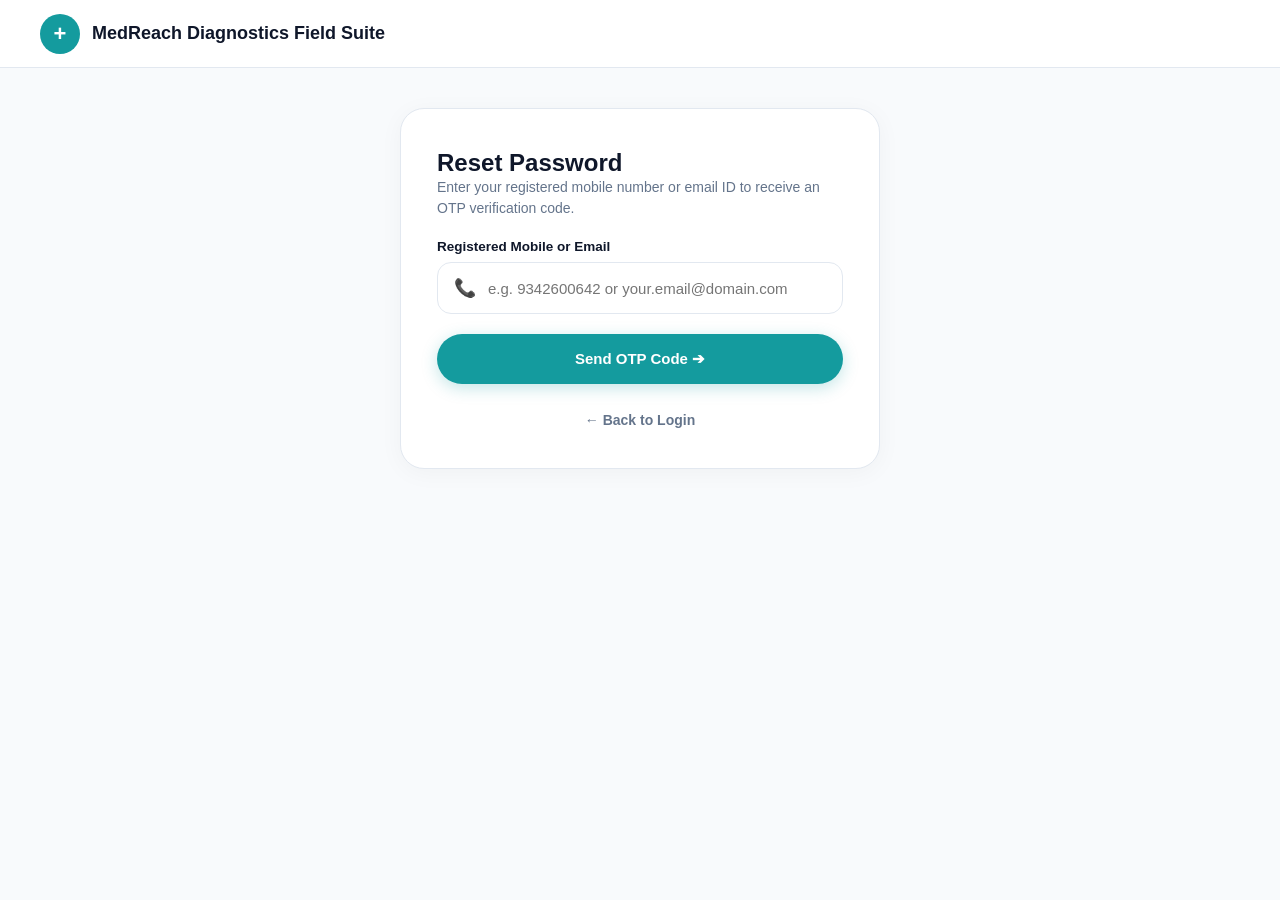
<file: templates/forgot_password.html>
<!DOCTYPE html>
<html lang="en">
<head>
  <meta charset="UTF-8">
  <meta name="viewport" content="width=device-width, initial-scale=1.0">
  <title>Forgot Password - MedReach Field Portal</title>
  <link rel="icon" href="/static/images/favicon.svg" type="image/svg+xml">
  <style>
    :root {
      --primary: #149B9E;
      --primary-dark: #0E7F82;
      --primary-light: #E6F7F5;
      --surface: #FFFFFF;
      --surface-border: #E2E8F0;
      --text-dark: #0F172A;
      --text-secondary: #64748B;
    }
    * { box-sizing: border-box; margin: 0; padding: 0; font-family: -apple-system, BlinkMacSystemFont, "Segoe UI", Roboto, Helvetica, Arial, sans-serif; }
    html, body { width: 100%; min-height: 100%; background: #F8FAFC; color: var(--text-dark); display: flex; flex-direction: column; }

    .portal-navbar {
      width: 100%;
      height: 68px;
      background: #FFFFFF;
      border-bottom: 1px solid var(--surface-border);
      display: flex;
      align-items: center;
      justify-content: space-between;
      padding: 0 40px;
    }
    .brand-link { display: flex; align-items: center; gap: 12px; text-decoration: none; color: inherit; font-size: 18px; font-weight: 800; }
    .brand-icon { width: 40px; height: 40px; border-radius: 50%; background: var(--primary); color: white; display: flex; align-items: center; justify-content: center; font-size: 22px; }

    .center-canvas {
      flex: 1;
      display: flex;
      align-items: center;
      justify-content: center;
      padding: 40px 20px;
    }

    .form-card {
      width: 100%;
      max-width: 480px;
      background: #FFFFFF;
      border-radius: 24px;
      border: 1px solid var(--surface-border);
      box-shadow: 0 4px 24px rgba(0, 0, 0, 0.04);
      padding: 40px 36px;
      display: flex;
      flex-direction: column;
      gap: 20px;
    }

    .form-card h2 { font-size: 24px; font-weight: 800; color: var(--text-dark); }
    .form-card p { font-size: 14px; color: var(--text-secondary); line-height: 1.5; }

    .input-box {
      display: flex;
      align-items: center;
      gap: 12px;
      border: 1.5px solid var(--surface-border);
      border-radius: 14px;
      padding: 14px 16px;
      background: #FFFFFF;
      transition: border-color 0.15s;
    }
    .input-box:focus-within { border-color: var(--primary); }
    .input-box input { border: none; background: transparent; outline: none; flex: 1; font-size: 15px; color: var(--text-dark); }

    .btn-submit {
      width: 100%;
      height: 50px;
      border-radius: 25px;
      background: var(--primary);
      color: #FFFFFF;
      font-size: 15px;
      font-weight: 700;
      border: none;
      cursor: pointer;
      display: flex;
      align-items: center;
      justify-content: center;
      text-decoration: none;
      box-shadow: 0 4px 16px rgba(20, 155, 158, 0.25);
    }
    .btn-submit:hover { background: var(--primary-dark); }

    .back-link {
      display: flex;
      align-items: center;
      justify-content: center;
      gap: 6px;
      font-size: 14px;
      font-weight: 600;
      color: var(--text-secondary);
      text-decoration: none;
      margin-top: 8px;
    }
    .back-link:hover { color: var(--primary); }
  </style>
</head>
<body>

  <header class="portal-navbar">
    <a href="/login" class="brand-link">
      <div class="brand-icon">+</div>
      <span>MedReach Diagnostics Field Suite</span>
    </a>
  </header>

  <main class="center-canvas">
    <div class="form-card">
      <div>
        <h2>Reset Password</h2>
        <p>Enter your registered mobile number or email ID to receive an OTP verification code.</p>
      </div>

      <div>
        <label style="display: block; font-size: 13.5px; font-weight: 700; color: var(--text-dark); margin-bottom: 8px;">Registered Mobile or Email</label>
        <div class="input-box">
          <span style="color: var(--primary); font-size: 18px;">📞</span>
          <input type="text" id="resetContact" placeholder="e.g. 9342600642 or your.email@domain.com">
        </div>
      </div>

      <a href="/verify-otp" class="btn-submit" onclick="sessionStorage.setItem('reset_contact', document.getElementById('resetContact').value || '9342600642')">
        Send OTP Code ➔
      </a>

      <a href="/login" class="back-link">
        ← Back to Login
      </a>
    </div>
  </main>

</body>
</html>
</file>
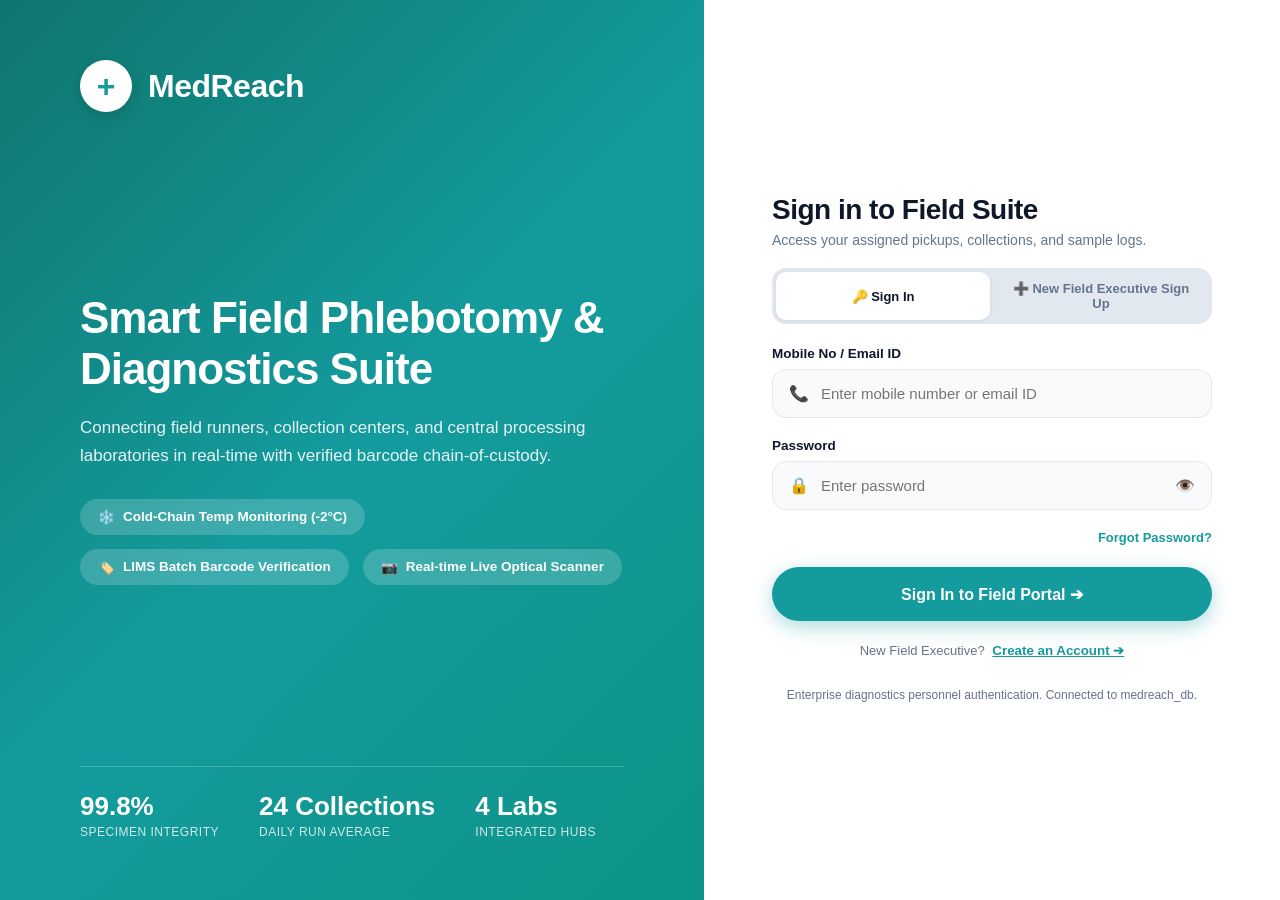
<file: templates/login.html>
<!DOCTYPE html>
<html lang="en">
<head>
  <meta charset="UTF-8">
  <meta name="viewport" content="width=device-width, initial-scale=1.0">
  <title>Login - MedReach Diagnostics Field Portal</title>
  <link rel="icon" href="static\images\favicon.svg" type="image/svg+xml">
  <style>
    :root {
      --primary: #149B9E;
      --primary-dark: #0E7F82;
      --primary-light: #E6F7F5;
      --surface: #FFFFFF;
      --surface-border: #E2E8F0;
      --text-dark: #0F172A;
      --text-secondary: #64748B;
    }
    * { box-sizing: border-box; margin: 0; padding: 0; font-family: -apple-system, BlinkMacSystemFont, "Segoe UI", Roboto, Helvetica, Arial, sans-serif; }
    html, body { width: 100%; height: 100%; background: #F0FDF4; display: flex; flex-direction: column; }

    /* Fullscreen Desktop Layout Grid */
    .portal-login-fullscreen {
      flex: 1;
      display: grid;
      grid-template-columns: 1.1fr 0.9fr;
      width: 100%;
      height: 100%;
    }

    @media (max-width: 900px) {
      .portal-login-fullscreen { grid-template-columns: 1fr; }
      .login-left-hero { display: none !important; }
    }

    /* Left Hero Showcase */
    .login-left-hero {
      background: linear-gradient(135deg, #0F766E 0%, #149B9E 50%, #0D9488 100%);
      color: #FFFFFF;
      padding: 60px 80px;
      display: flex;
      flex-direction: column;
      justify-content: space-between;
      position: relative;
      overflow: hidden;
    }

    .hero-brand-row {
      display: flex;
      align-items: center;
      gap: 16px;
    }

    .hero-badge-circle {
      width: 52px;
      height: 52px;
      border-radius: 50%;
      background: #FFFFFF;
      color: var(--primary);
      display: flex;
      align-items: center;
      justify-content: center;
      font-size: 32px;
      font-weight: 800;
      box-shadow: 0 4px 14px rgba(0,0,0,0.15);
    }

    .hero-brand-name {
      font-size: 32px;
      font-weight: 800;
      letter-spacing: -0.5px;
    }

    .hero-center-content h1 {
      font-size: 44px;
      font-weight: 800;
      line-height: 1.15;
      margin-bottom: 20px;
      letter-spacing: -1px;
    }

    .hero-center-content p {
      font-size: 17px;
      line-height: 1.6;
      opacity: 0.9;
      max-width: 540px;
      margin-bottom: 30px;
    }

    .hero-feature-pills {
      display: flex;
      gap: 14px;
      flex-wrap: wrap;
    }

    .feature-pill {
      background: rgba(255, 255, 255, 0.18);
      backdrop-filter: blur(8px);
      padding: 10px 18px;
      border-radius: 30px;
      font-size: 13.5px;
      font-weight: 600;
      display: flex;
      align-items: center;
      gap: 8px;
    }

    .hero-footer-stats {
      display: flex;
      gap: 40px;
      padding-top: 24px;
      border-top: 1px solid rgba(255, 255, 255, 0.2);
    }

    .hero-stat-item h3 { font-size: 26px; font-weight: 800; }
    .hero-stat-item span { font-size: 12px; opacity: 0.8; text-transform: uppercase; letter-spacing: 0.5px; }

    /* Right Login Panel */
    .login-right-panel {
      background: #FFFFFF;
      display: flex;
      flex-direction: column;
      justify-content: center;
      align-items: center;
      padding: 40px 60px;
    }

    .login-form-container {
      width: 100%;
      max-width: 440px;
    }

    .login-form-header {
      margin-bottom: 28px;
    }

    .login-form-header h2 {
      font-size: 28px;
      font-weight: 800;
      color: var(--text-dark);
      letter-spacing: -0.5px;
      margin-bottom: 6px;
    }

    .login-form-header p {
      font-size: 14px;
      color: var(--text-secondary);
    }

    .form-group {
      margin-bottom: 20px;
    }

    .form-group label {
      display: block;
      font-size: 13.5px;
      font-weight: 600;
      color: var(--text-dark);
      margin-bottom: 8px;
    }

    .input-box {
      display: flex;
      align-items: center;
      background: #F8FAFC;
      border: 1.5px solid var(--surface-border);
      border-radius: 14px;
      padding: 14px 16px;
      gap: 12px;
      transition: all 0.2s;
    }

    .input-box:focus-within {
      border-color: var(--primary);
      background: #FFFFFF;
      box-shadow: 0 0 0 3px rgba(20, 155, 158, 0.15);
    }

    .input-box input {
      border: none;
      background: transparent;
      outline: none;
      flex: 1;
      font-size: 15px;
      color: var(--text-dark);
    }

    .btn-submit-fullscreen {
      width: 100%;
      height: 54px;
      background: var(--primary);
      border-radius: 27px;
      color: #FFFFFF;
      border: none;
      font-size: 16px;
      font-weight: 700;
      cursor: pointer;
      display: flex;
      align-items: center;
      justify-content: center;
      box-shadow: 0 6px 20px rgba(20, 155, 158, 0.35);
      transition: background 0.15s, transform 0.05s;
      margin-top: 10px;
    }

    .btn-submit-fullscreen:hover { background: var(--primary-dark); }
    .btn-submit-fullscreen:active { transform: scale(0.99); }

    .forgot-link {
      display: block;
      text-align: right;
      font-size: 13px;
      font-weight: 600;
      color: var(--primary);
      text-decoration: none;
      margin-bottom: 22px;
    }
  </style>
</head>
<body>
  <div class="portal-login-fullscreen">
    <!-- Left Hero Banner -->
    <div class="login-left-hero">
      <div class="hero-brand-row">
        <div class="hero-badge-circle">+</div>
        <div class="hero-brand-name">MedReach</div>
      </div>

      <div class="hero-center-content">
        <h1>Smart Field Phlebotomy & Diagnostics Suite</h1>
        <p>Connecting field runners, collection centers, and central processing laboratories in real-time with verified barcode chain-of-custody.</p>

        <div class="hero-feature-pills">
          <div class="feature-pill"><span>❄️</span> Cold-Chain Temp Monitoring (-2°C)</div>
          <div class="feature-pill"><span>🏷️</span> LIMS Batch Barcode Verification</div>
          <div class="feature-pill"><span>📷</span> Real-time Live Optical Scanner</div>
        </div>
      </div>

      <div class="hero-footer-stats">
        <div class="hero-stat-item">
          <h3>99.8%</h3>
          <span>Specimen Integrity</span>
        </div>
        <div class="hero-stat-item">
          <h3>24 Collections</h3>
          <span>Daily Run Average</span>
        </div>
        <div class="hero-stat-item">
          <h3>4 Labs</h3>
          <span>Integrated Hubs</span>
        </div>
      </div>
    </div>

    <!-- Right Login / Sign Up Form Panel -->
    <div class="login-right-panel">
      <div class="login-form-container">
        <!-- Auth Header with Switcher Tabs -->
        <div class="login-form-header" style="margin-bottom: 20px;">
          <h2 id="authHeaderTitle">Sign in to Field Suite</h2>
          <p id="authHeaderSubtitle">Access your assigned pickups, collections, and sample logs.</p>
        </div>

        <!-- Mode Toggle Tabs (Sign In / Register) -->
        <div style="display: flex; background: #E2E8F0; border-radius: 14px; padding: 4px; margin-bottom: 22px; gap: 4px;">
          <button type="button" id="tabBtnSignIn" onclick="toggleAuthMode('login')" style="flex: 1; border: none; background: #FFFFFF; color: var(--text-dark); font-weight: 800; font-size: 13px; padding: 9px; border-radius: 10px; cursor: pointer; box-shadow: 0 1px 4px rgba(0,0,0,0.08); transition: all 0.2s;">
            🔑 Sign In
          </button>
          <button type="button" id="tabBtnSignUp" onclick="toggleAuthMode('signup')" style="flex: 1; border: none; background: transparent; color: var(--text-secondary); font-weight: 700; font-size: 13px; padding: 9px; border-radius: 10px; cursor: pointer; transition: all 0.2s;">
            ➕ New Field Executive Sign Up
          </button>
        </div>

        <!-- Alert Notification Box -->
        <div id="loginAlert" style="display: none; padding: 12px 16px; border-radius: 12px; margin-bottom: 20px; font-size: 13.5px; font-weight: 500; line-height: 1.5; transition: all 0.2s;"></div>

        <!-- 1. SIGN IN FORM -->
        <form id="loginForm" action="javascript:void(0);" onsubmit="handleWebLogin(event); return false;">
          <div class="form-group">
            <label>Mobile No / Email ID</label>
            <div class="input-box" id="usernameBox">
              <span style="color: var(--primary); font-size: 16px;">📞</span>
              <input type="text" id="loginUsername" name="username" required placeholder="Enter mobile number or email ID" autocomplete="username" onkeydown="if(event.key === 'Enter') handleWebLogin(event)">
            </div>
            <div id="userError" style="display: none; color: #EF4444; font-size: 12px; margin-top: 6px; margin-left: 4px; font-weight: 600;"></div>
          </div>

          <div class="form-group">
            <label>Password</label>
            <div class="input-box" id="passwordBox">
              <span style="color: var(--primary); font-size: 16px;">🔒</span>
              <input type="password" id="loginPassword" name="password" required placeholder="Enter password" autocomplete="current-password" onkeydown="if(event.key === 'Enter') handleWebLogin(event)">
              <span style="cursor: pointer; color: var(--text-secondary); user-select: none;" onclick="const p = document.getElementById('loginPassword'); p.type = p.type === 'password' ? 'text' : 'password'">👁️</span>
            </div>
            <div id="passError" style="display: none; color: #EF4444; font-size: 12px; margin-top: 6px; margin-left: 4px; font-weight: 600;"></div>
          </div>

          <a href="/forgot-password" class="forgot-link">Forgot Password?</a>

          <button type="button" onclick="handleWebLogin(event)" id="loginSubmitBtn" class="btn-submit-fullscreen">
            Sign In to Field Portal ➔
          </button>

          <div style="margin-top: 22px; text-align: center; font-size: 13px; color: var(--text-secondary);">
            New Field Executive?
            <button type="button" onclick="toggleAuthMode('signup')" style="background: none; border: none; color: var(--primary); font-weight: 800; cursor: pointer; text-decoration: underline; margin-left: 4px;">
              Create an Account ➔
            </button>
          </div>
        </form>

        <!-- 2. NEW FIELD EXECUTIVE SIGN UP FORM -->
        <form id="signupForm" style="display: none;" action="javascript:void(0);" onsubmit="handleWebSignup(event); return false;">
          <div class="form-group">
            <label>Full Name *</label>
            <div class="input-box">
              <span style="color: var(--primary); font-size: 16px;">👤</span>
              <input type="text" id="signupName" required placeholder="e.g. Praveen Kumar">
            </div>
          </div>

          <div class="form-group">
            <label>Mobile Number (For SMS &amp; OTP) *</label>
            <div class="input-box">
              <span style="color: var(--primary); font-size: 16px;">📞</span>
              <input type="tel" id="signupPhone" required placeholder="e.g. +91 98401 23456">
            </div>
          </div>

          <div class="form-group">
            <label>Official Email ID *</label>
            <div class="input-box">
              <span style="color: var(--primary); font-size: 16px;">✉️</span>
              <input type="email" id="signupEmail" required placeholder="e.g. praveen.field@medreach.com">
            </div>
          </div>

          <div class="form-group">
            <label>Assigned MedPlus Diagnostic Branch *</label>
            <select id="signupBranch" style="width: 100%; border: 1.5px solid var(--surface-border); border-radius: 12px; padding: 12px 14px; font-size: 13.5px; outline: none; background: #FFFFFF; font-weight: 600;">
              <option value="BR-VADAPALANI" data-name="MedPlus Vadapalani Branch">🏢 MedPlus - Vadapalani Branch (100 Feet Rd, Vadapalani)</option>
              <option value="BR-VELACHERY" data-name="MedPlus Velachery Branch">🏢 MedPlus - Velachery Branch (Velachery Bypass Rd, Velachery)</option>
              <option value="BR-ANNANAGAR" data-name="MedPlus Anna Nagar Branch">🏢 MedPlus - Anna Nagar Branch (2nd Avenue, Anna Nagar)</option>
            </select>
          </div>

          <div class="form-group">
            <label>Vehicle / Two-Wheeler Number</label>
            <div class="input-box">
              <span style="color: var(--primary); font-size: 16px;">🏍️</span>
              <input type="text" id="signupVehicle" placeholder="e.g. TN-09-CB-4491" value="TN-09-MK-4421">
            </div>
          </div>

          <div class="form-group">
            <label>Create Password *</label>
            <div class="input-box">
              <span style="color: var(--primary); font-size: 16px;">🔒</span>
              <input type="password" id="signupPassword" required placeholder="Choose a password (e.g. medreach@2026)">
              <span style="cursor: pointer; color: var(--text-secondary); user-select: none;" onclick="const p = document.getElementById('signupPassword'); p.type = p.type === 'password' ? 'text' : 'password'">👁️</span>
            </div>
          </div>

          <button type="submit" id="signupSubmitBtn" class="btn-submit-fullscreen" style="margin-top: 10px;">
            Create Account &amp; Access Route ➔
          </button>

          <div style="margin-top: 20px; text-align: center; font-size: 13px; color: var(--text-secondary);">
            Already have an account?
            <button type="button" onclick="toggleAuthMode('login')" style="background: none; border: none; color: var(--primary); font-weight: 800; cursor: pointer; text-decoration: underline; margin-left: 4px;">
              Sign In to existing account ➔
            </button>
          </div>
        </form>

        <div style="margin-top: 28px; font-size: 12px; color: var(--text-secondary); text-align: center; line-height: 1.6;">
          Enterprise diagnostics personnel authentication. Connected to <code>medreach_db</code>.
        </div>
      </div>
    </div>
  </div>

  <script>
    function toggleAuthMode(mode) {
      const loginForm = document.getElementById('loginForm');
      const signupForm = document.getElementById('signupForm');
      const titleEl = document.getElementById('authHeaderTitle');
      const subtitleEl = document.getElementById('authHeaderSubtitle');
      const tabSignIn = document.getElementById('tabBtnSignIn');
      const tabSignUp = document.getElementById('tabBtnSignUp');
      const alertBox = document.getElementById('loginAlert');
      alertBox.style.display = 'none';

      if (mode === 'signup') {
        loginForm.style.display = 'none';
        signupForm.style.display = 'block';
        titleEl.innerText = 'Register Field Executive';
        subtitleEl.innerText = 'Create your phlebotomist field account and link to your diagnostic branch.';
        tabSignIn.style.background = 'transparent';
        tabSignIn.style.color = 'var(--text-secondary)';
        tabSignIn.style.boxShadow = 'none';
        tabSignUp.style.background = '#FFFFFF';
        tabSignUp.style.color = 'var(--text-dark)';
        tabSignUp.style.boxShadow = '0 1px 4px rgba(0,0,0,0.08)';
      } else {
        signupForm.style.display = 'none';
        loginForm.style.display = 'block';
        titleEl.innerText = 'Sign in to Field Suite';
        subtitleEl.innerText = 'Access your assigned pickups, collections, and sample logs.';
        tabSignUp.style.background = 'transparent';
        tabSignUp.style.color = 'var(--text-secondary)';
        tabSignUp.style.boxShadow = 'none';
        tabSignIn.style.background = '#FFFFFF';
        tabSignIn.style.color = 'var(--text-dark)';
        tabSignIn.style.boxShadow = '0 1px 4px rgba(0,0,0,0.08)';
      }
    }

    async function handleWebLogin(e) {
      if (e && e.preventDefault) e.preventDefault();

      const usernameInput = document.getElementById('loginUsername');
      const passwordInput = document.getElementById('loginPassword');
      const submitBtn = document.getElementById('loginSubmitBtn');
      const alertBox = document.getElementById('loginAlert');
      const usernameBox = document.getElementById('usernameBox');
      const passwordBox = document.getElementById('passwordBox');
      const userError = document.getElementById('userError');
      const passError = document.getElementById('passError');

      const rawUser = usernameInput.value.trim();
      const rawPass = passwordInput.value.trim();

      // Reset previous error states
      alertBox.style.display = 'none';
      usernameBox.style.borderColor = 'var(--surface-border)';
      passwordBox.style.borderColor = 'var(--surface-border)';
      userError.style.display = 'none';
      passError.style.display = 'none';

      if (!rawUser) {
        userError.innerText = 'Please enter your mobile number or email ID';
        userError.style.display = 'block';
        usernameBox.style.borderColor = '#EF4444';
        usernameInput.focus();
        return false;
      }

      if (!rawPass) {
        passError.innerText = 'Please enter your password';
        passError.style.display = 'block';
        passwordBox.style.borderColor = '#EF4444';
        passwordInput.focus();
        return false;
      }

      submitBtn.disabled = true;
      submitBtn.style.opacity = '0.7';
      submitBtn.innerText = 'Verifying credentials...';

      try {
        const response = await fetch('/api/auth/login', {
          method: 'POST',
          headers: { 'Content-Type': 'application/json' },
          body: JSON.stringify({ username: rawUser, password: rawPass })
        });

        const result = await response.json();

        if (response.ok && result.success && result.user) {
          alertBox.style.background = '#DCFCE7';
          alertBox.style.color = '#15803D';
          alertBox.style.border = '1px solid #86EFAC';
          alertBox.innerHTML = `<strong>Success!</strong> Authenticated as <strong>${result.user.name}</strong> (${result.user.role}). Redirecting...`;
          alertBox.style.display = 'block';

          localStorage.setItem('medreach_user', JSON.stringify(result.user));

          setTimeout(() => {
            window.location.href = '/home';
          }, 350);
          return true;
        } else {
          const errMsg = result.detail || result.message || 'Invalid email/mobile number or password.';
          alertBox.style.background = '#FEE2E2';
          alertBox.style.color = '#B91C1C';
          alertBox.style.border = '1px solid #FCA5A5';
          alertBox.innerHTML = `<strong>Login Failed:</strong> ${errMsg}`;
          alertBox.style.display = 'block';

          if (errMsg.toLowerCase().includes('password')) {
            passwordBox.style.borderColor = '#EF4444';
            passError.innerText = errMsg;
            passError.style.display = 'block';
            passwordInput.focus();
          } else {
            usernameBox.style.borderColor = '#EF4444';
            userError.innerText = errMsg;
            userError.style.display = 'block';
            usernameInput.focus();
          }

          submitBtn.disabled = false;
          submitBtn.style.opacity = '1';
          submitBtn.innerText = 'Sign In to Field Portal ➔';
          return false;
        }
      } catch (err) {
        console.error('Login error:', err);
        alertBox.style.background = '#FEE2E2';
        alertBox.style.color = '#B91C1C';
        alertBox.style.border = '1px solid #FCA5A5';
        alertBox.innerHTML = '<strong>Connection Error:</strong> Could not reach backend server. Please verify connection.';
        alertBox.style.display = 'block';
        submitBtn.disabled = false;
        submitBtn.style.opacity = '1';
        submitBtn.innerText = 'Sign In to Field Portal ➔';
        return false;
      }
    }

    async function handleWebSignup(e) {
      if (e && e.preventDefault) e.preventDefault();

      const btn = document.getElementById('signupSubmitBtn');
      const alertBox = document.getElementById('loginAlert');
      const name = document.getElementById('signupName').value.trim();
      const phone = document.getElementById('signupPhone').value.trim();
      const email = document.getElementById('signupEmail').value.trim();
      const password = document.getElementById('signupPassword').value.trim();
      const branchSelect = document.getElementById('signupBranch');
      const branchId = branchSelect.value;
      const branchName = branchSelect.options[branchSelect.selectedIndex].getAttribute('data-name') || branchSelect.options[branchSelect.selectedIndex].text;
      const vehicle = document.getElementById('signupVehicle').value.trim() || 'TN-09-MK-4421';

      if (!name || !phone || !email || !password) {
        alertBox.style.background = '#FEE2E2';
        alertBox.style.color = '#B91C1C';
        alertBox.style.border = '1px solid #FCA5A5';
        alertBox.innerHTML = '<strong>Validation Error:</strong> Please fill in all required fields.';
        alertBox.style.display = 'block';
        return false;
      }

      btn.disabled = true;
      btn.innerText = 'Registering Field Account...';

      try {
        const response = await fetch('/api/auth/signup', {
          method: 'POST',
          headers: { 'Content-Type': 'application/json' },
          body: JSON.stringify({
            name: name,
            phone: phone,
            email: email,
            password: password,
            branch_id: branchId,
            branch_name: branchName,
            vehicle_number: vehicle
          })
        });

        const result = await response.json();

        if (response.ok && result.success && result.user) {
          alertBox.style.background = '#DCFCE7';
          alertBox.style.color = '#15803D';
          alertBox.style.border = '1px solid #86EFAC';
          alertBox.innerHTML = `<strong>Account Created!</strong> Welcome, ${result.user.name}. Assigned to ${result.user.branchName}. Redirecting...`;
          alertBox.style.display = 'block';

          localStorage.setItem('medreach_user', JSON.stringify(result.user));

          setTimeout(() => {
            window.location.href = '/home';
          }, 400);
          return true;
        } else {
          alertBox.style.background = '#FEE2E2';
          alertBox.style.color = '#B91C1C';
          alertBox.style.border = '1px solid #FCA5A5';
          alertBox.innerHTML = `<strong>Registration Failed:</strong> ${result.detail || 'Could not complete registration.'}`;
          alertBox.style.display = 'block';
          btn.disabled = false;
          btn.innerText = 'Create Account & Access Route ➔';
          return false;
        }
      } catch (err) {
        console.error('Signup error:', err);
        alertBox.style.background = '#FEE2E2';
        alertBox.style.color = '#B91C1C';
        alertBox.style.border = '1px solid #FCA5A5';
        alertBox.innerHTML = '<strong>Error:</strong> Network connectivity issue. Please try again.';
        alertBox.style.display = 'block';
        btn.disabled = false;
        btn.innerText = 'Create Account & Access Route ➔';
        return false;
      }
    }
  </script>
</body>
</html>
</file>
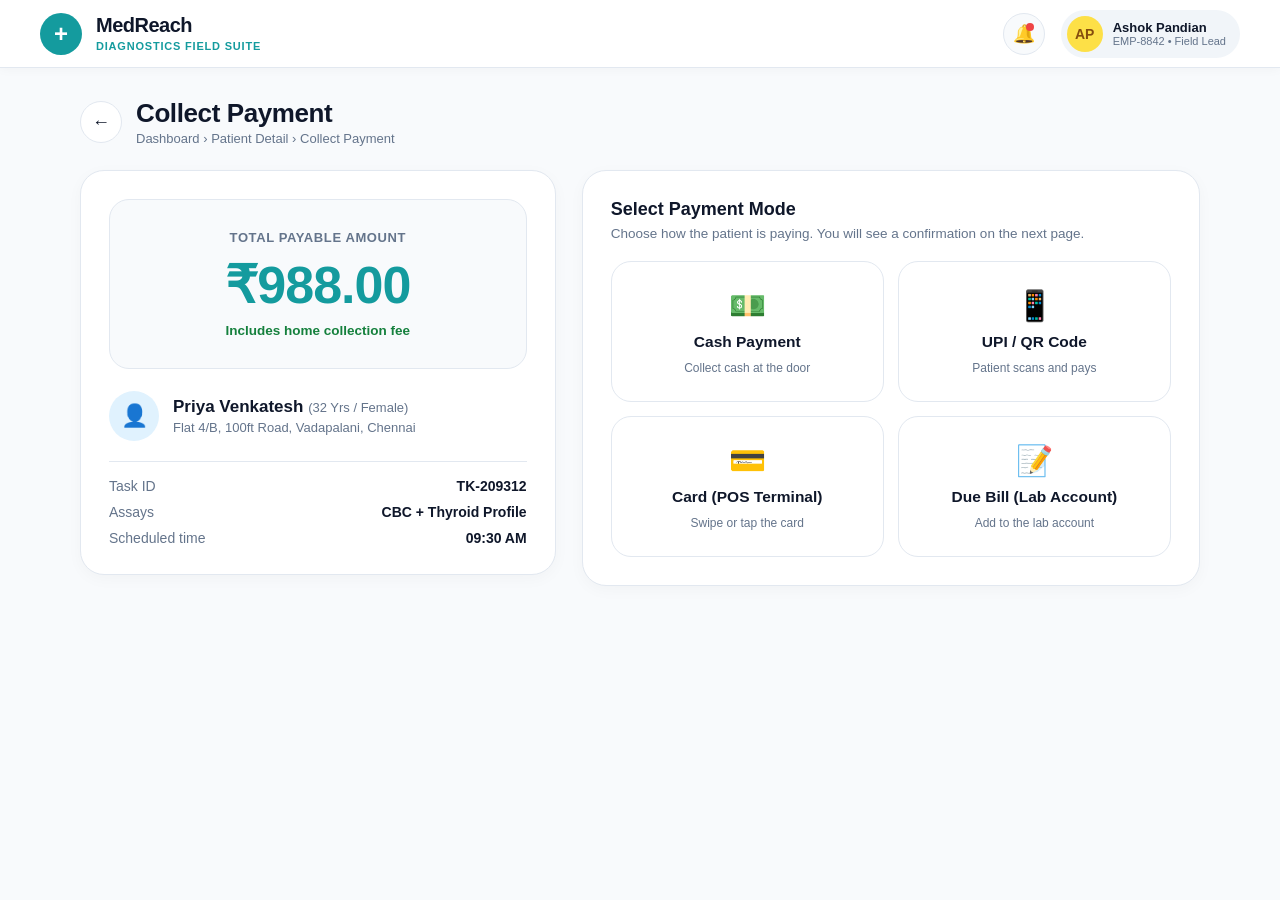
<file: templates/payment_success.html>
<!DOCTYPE html>
<html lang="en">
<head>
  <meta charset="UTF-8">
  <meta name="viewport" content="width=device-width, initial-scale=1.0">
  <title>Collect Payment - MedReach Diagnostics Field Portal</title>
  <link rel="icon" href="/static/images/favicon.svg" type="image/svg+xml">
  <style>
    :root { --primary:#149B9E; --primary-dark:#0E7F82; --primary-light:#E6F7F5; --border:#E2E8F0; --text-dark:#0F172A; --text-secondary:#64748B; --gold:#FDE047; --red:#EF4444; }
    * { box-sizing:border-box; margin:0; padding:0; font-family:-apple-system,BlinkMacSystemFont,"Segoe UI",Roboto,Helvetica,Arial,sans-serif; }
    html,body { width:100%; min-height:100%; background:#F8FAFC; color:var(--text-dark); }
    body { display:flex; flex-direction:column; }

    .portal-navbar { height:68px; background:#fff; border-bottom:1px solid var(--border); display:flex; align-items:center; justify-content:space-between; padding:0 40px; position:sticky; top:0; z-index:1000; box-shadow:0 2px 10px rgba(0,0,0,.03); }
    .brand { display:flex; align-items:center; gap:14px; text-decoration:none; color:inherit; }
    .brand-icon { width:42px; height:42px; border-radius:50%; background:var(--primary); color:#fff; display:flex; align-items:center; justify-content:center; font-size:24px; font-weight:800; }
    .brand h1 { font-size:20px; font-weight:800; letter-spacing:-.5px; line-height:1.1; }
    .brand span { font-size:11px; font-weight:600; color:var(--primary); text-transform:uppercase; letter-spacing:.8px; }
    .nav-right { display:flex; align-items:center; gap:16px; }
    .bell { width:42px; height:42px; border-radius:50%; background:#F8FAFC; border:1px solid var(--border); display:flex; align-items:center; justify-content:center; font-size:18px; text-decoration:none; position:relative; }
    .bell i { position:absolute; top:9px; right:10px; width:8px; height:8px; border-radius:50%; background:var(--red); }
    .user { display:flex; align-items:center; gap:10px; text-decoration:none; color:inherit; padding:6px 14px 6px 6px; border-radius:30px; background:#F1F5F9; }
    .avatar { width:36px; height:36px; border-radius:50%; background:var(--gold); color:#854D0E; display:flex; align-items:center; justify-content:center; font-weight:800; font-size:14px; }

    .page { width:100%; max-width:1200px; margin:0 auto; padding:30px 40px 50px; display:flex; flex-direction:column; gap:24px; }
    .page-head { display:flex; align-items:center; gap:14px; }
    .back-btn { width:42px; height:42px; border-radius:50%; background:#fff; border:1px solid var(--border); display:flex; align-items:center; justify-content:center; font-size:18px; color:var(--text-dark); text-decoration:none; }
    .back-btn:hover { background:#F1F5F9; }
    .page-head h2 { font-size:26px; font-weight:800; letter-spacing:-.4px; }
    .crumbs { font-size:13px; color:var(--text-secondary); margin-top:2px; }

    .layout { display:grid; grid-template-columns:1fr 1.3fr; gap:26px; align-items:start; }
    @media (max-width:900px) { .layout { grid-template-columns:1fr; } .portal-navbar { padding:0 16px; } .page { padding:20px 16px 40px; } }

    .panel { background:#fff; border:1px solid var(--border); border-radius:24px; padding:28px; box-shadow:0 4px 16px rgba(0,0,0,.03); }
    .amount-box { background:#F8FAFC; border:1px solid var(--border); border-radius:20px; text-align:center; padding:30px 20px; margin-bottom:22px; }
    .amount-label { font-size:13px; font-weight:700; letter-spacing:.6px; color:var(--text-secondary); text-transform:uppercase; }
    .amount-value { font-size:52px; font-weight:800; color:var(--primary); margin:10px 0 8px; letter-spacing:-1px; }
    .amount-note { font-size:13.5px; font-weight:700; color:#15803D; }

    .patient-row { display:flex; align-items:center; gap:14px; }
    .p-avatar { width:50px; height:50px; border-radius:50%; background:#E0F2FE; color:#0284C7; display:flex; align-items:center; justify-content:center; font-size:22px; flex-shrink:0; }
    .p-name { font-size:17px; font-weight:800; }
    .p-name small { font-size:13px; font-weight:normal; color:var(--text-secondary); }
    .p-addr { font-size:13px; color:var(--text-secondary); margin-top:3px; }
    .detail-list { margin-top:20px; border-top:1px solid var(--border); padding-top:16px; display:grid; gap:10px; font-size:14px; }
    .detail-list div { display:flex; justify-content:space-between; gap:12px; }
    .detail-list span:first-child { color:var(--text-secondary); }
    .detail-list span:last-child { font-weight:700; text-align:right; }

    .panel h3 { font-size:18px; font-weight:800; margin-bottom:6px; }
    .panel .sub { font-size:13.5px; color:var(--text-secondary); margin-bottom:20px; }
    .mode-grid { display:grid; grid-template-columns:1fr 1fr; gap:14px; }
    @media (max-width:560px) { .mode-grid { grid-template-columns:1fr; } }
    .mode-btn { display:flex; flex-direction:column; align-items:center; justify-content:center; gap:10px; padding:26px 12px; background:#fff; border:1.5px solid var(--border); border-radius:20px; font-size:15.5px; font-weight:700; color:var(--text-dark); cursor:pointer; transition:all .15s; }
    .mode-btn .ico { font-size:30px; }
    .mode-btn small { font-size:12px; font-weight:500; color:var(--text-secondary); }
    .mode-btn:hover { border-color:var(--primary); background:var(--primary-light); transform:translateY(-2px); box-shadow:0 8px 20px rgba(20,155,158,.12); }
    .mode-btn:focus-visible { outline:3px solid rgba(20,155,158,.4); outline-offset:2px; }

    [hidden] { display:none !important; }
    .center-wrap { flex:1; display:flex; align-items:center; justify-content:center; padding:40px 20px; }
    .success-card { width:100%; max-width:560px; background:#fff; border:1px solid var(--border); border-radius:28px; padding:48px 40px 40px; text-align:center; box-shadow:0 8px 30px rgba(0,0,0,.05); }
    .check-circle { width:96px; height:96px; border-radius:50%; background:#DCFCE7; color:#15803D; display:flex; align-items:center; justify-content:center; font-size:46px; margin:0 auto 22px; animation:pop .35s ease-out; }
    @keyframes pop { from { transform:scale(.6); opacity:0; } to { transform:scale(1); opacity:1; } }
    @media (prefers-reduced-motion: reduce) { .check-circle { animation:none; } }
    .success-card h2 { font-size:28px; font-weight:800; letter-spacing:-.4px; }
    .paid-amount { font-size:48px; font-weight:800; color:var(--primary); margin:8px 0 6px; letter-spacing:-1px; }
    .via { font-size:15px; color:var(--text-secondary); }
    .summary { margin:28px 0; background:#F8FAFC; border:1px solid var(--border); border-radius:18px; padding:18px 22px; display:grid; gap:10px; font-size:14px; text-align:left; }
    .summary div { display:flex; justify-content:space-between; gap:12px; }
    .summary span:first-child { color:var(--text-secondary); }
    .summary span:last-child { font-weight:700; text-align:right; }
    .btn-row { display:flex; gap:12px; }
    .btn { flex:1; height:52px; border-radius:26px; font-size:15.5px; font-weight:700; cursor:pointer; text-decoration:none; display:flex; align-items:center; justify-content:center; }
    .btn-fill { background:var(--primary); color:#fff; border:none; box-shadow:0 4px 12px rgba(20,155,158,.3); }
    .btn-fill:hover { background:var(--primary-dark); }
    .btn-outline { background:#fff; color:var(--primary); border:1.5px solid var(--primary); }
    .btn-outline:hover { background:var(--primary-light); }
    @media (max-width:560px) { .btn-row { flex-direction:column; } .success-card { padding:36px 22px 28px; } }
    @media print { .portal-navbar, .btn-row { display:none; } body { background:#fff; } .success-card { box-shadow:none; } }
  </style>
</head>
<body>

  <header class="portal-navbar">
    <a href="/home" class="brand">
      <div class="brand-icon">+</div>
      <div><h1>MedReach</h1><span>Diagnostics Field Suite</span></div>
    </a>
    <div class="nav-right">
      <a href="/notifications" class="bell"><span>🔔</span><i></i></a>
      <a href="/profile" class="user">
        <div class="avatar">AP</div>
        <div>
          <div style="font-size:13px;font-weight:800;">Ashok Pandian</div>
          <div style="font-size:11px;color:var(--text-secondary);">EMP-8842 • Field Lead</div>
        </div>
      </a>
    </div>
  </header>

  <main class="page" id="paymentView">
    <div class="page-head">
      <a href="/patient-detail" id="backLink" class="back-btn" aria-label="Back">←</a>
      <div>
        <h2>Collect Payment</h2>
        <div class="crumbs">Dashboard › Patient Detail › Collect Payment</div>
      </div>
    </div>

    <div class="layout">
      <!-- Left: amount + patient summary -->
      <section class="panel">
        <div class="amount-box">
          <div class="amount-label">Total payable amount</div>
          <div class="amount-value" id="amountText">₹988.00</div>
          <div class="amount-note">Includes home collection fee</div>
        </div>

        <div class="patient-row">
          <div class="p-avatar">👤</div>
          <div>
            <div class="p-name"><span id="pName">Priya Venkatesh</span> <small id="pDemo">(32 Yrs / Female)</small></div>
            <div class="p-addr" id="pAddr">Flat 4/B, 100ft Road, Vadapalani, Chennai</div>
          </div>
        </div>

        <div class="detail-list">
          <div><span>Task ID</span><span id="pId">TK-209312</span></div>
          <div><span>Assays</span><span id="pAssays">CBC + Thyroid Profile</span></div>
          <div><span>Scheduled time</span><span id="pTime">09:30 AM</span></div>
        </div>
      </section>

      <!-- Right: payment modes -->
      <section class="panel">
        <h3>Select Payment Mode</h3>
        <p class="sub">Choose how the patient is paying. You will see a confirmation on the next page.</p>
        <div class="mode-grid">
          <button class="mode-btn" onclick="completePayment('Cash')"><span class="ico">💵</span>Cash Payment<small>Collect cash at the door</small></button>
          <button class="mode-btn" onclick="completePayment('UPI / QR Code')"><span class="ico">📱</span>UPI / QR Code<small>Patient scans and pays</small></button>
          <button class="mode-btn" onclick="completePayment('Card (POS Terminal)')"><span class="ico">💳</span>Card (POS Terminal)<small>Swipe or tap the card</small></button>
          <button class="mode-btn" onclick="completePayment('Due Bill (Lab Account)')"><span class="ico">📝</span>Due Bill (Lab Account)<small>Add to the lab account</small></button>
        </div>
      </section>
    </div>

  </main>

  <!-- SUCCESS VIEW (shown after a payment mode is clicked) -->
  <main class="center-wrap" id="successView" hidden>
    <section class="success-card">
      <div class="check-circle">✓</div>
      <h2>Payment Successful!</h2>
      <div class="paid-amount" id="sAmount">₹988.00</div>
      <div class="via" id="viaText">Received via Cash</div>

      <div class="summary">
        <div><span>Task ID</span><span id="sId">TK-209312</span></div>
        <div><span>Payment mode</span><span id="sMethod">Cash</span></div>
        <div><span>Received at</span><span id="sTime"></span></div>
      </div>

      <div class="btn-row">
        <button class="btn btn-outline" onclick="window.print()">Print Receipt</button>
        <a href="/home" class="btn btn-fill">Back to Home</a>
      </div>
    </section>
  </main>

<script>
  const params = new URLSearchParams(location.search);
  const patient = {
    id: params.get('id') || 'TK-209312',
    name: params.get('name') || 'Priya Venkatesh',
    demo: params.get('demo') || '(32 Yrs / Female)',
    address: params.get('address') || 'Flat 4/B, 100ft Road, Vadapalani, Chennai',
    assays: params.get('assays') || 'CBC + Thyroid Profile',
    time: params.get('time') || '09:30 AM',
    amount: Number(params.get('amount')) || 988
  };

  const money = n => '₹' + n.toLocaleString('en-IN', { minimumFractionDigits: 2, maximumFractionDigits: 2 });
  document.getElementById('amountText').textContent = money(patient.amount);
  document.getElementById('pName').textContent = patient.name;
  document.getElementById('pDemo').textContent = patient.demo;
  document.getElementById('pAddr').textContent = patient.address;
  document.getElementById('pId').textContent = patient.id;
  document.getElementById('pAssays').textContent = patient.assays;
  document.getElementById('pTime').textContent = patient.time;
  document.getElementById('backLink').href = '/patient-detail?id=' + encodeURIComponent(patient.id);

  function completePayment(method) {
    document.getElementById('sAmount').textContent = money(patient.amount);
    document.getElementById('viaText').textContent = 'Received via ' + method;
    document.getElementById('sMethod').textContent = method;
    document.getElementById('sId').textContent = patient.id;
    document.getElementById('sTime').textContent = new Date().toLocaleString('en-IN', { day:'2-digit', month:'short', hour:'2-digit', minute:'2-digit' });

    document.getElementById('paymentView').hidden = true;
    document.getElementById('successView').hidden = false;
    document.title = 'Payment Successful - MedReach Diagnostics Field Portal';
    window.scrollTo(0, 0);
  }
</script>
</body>
</html>
</file>
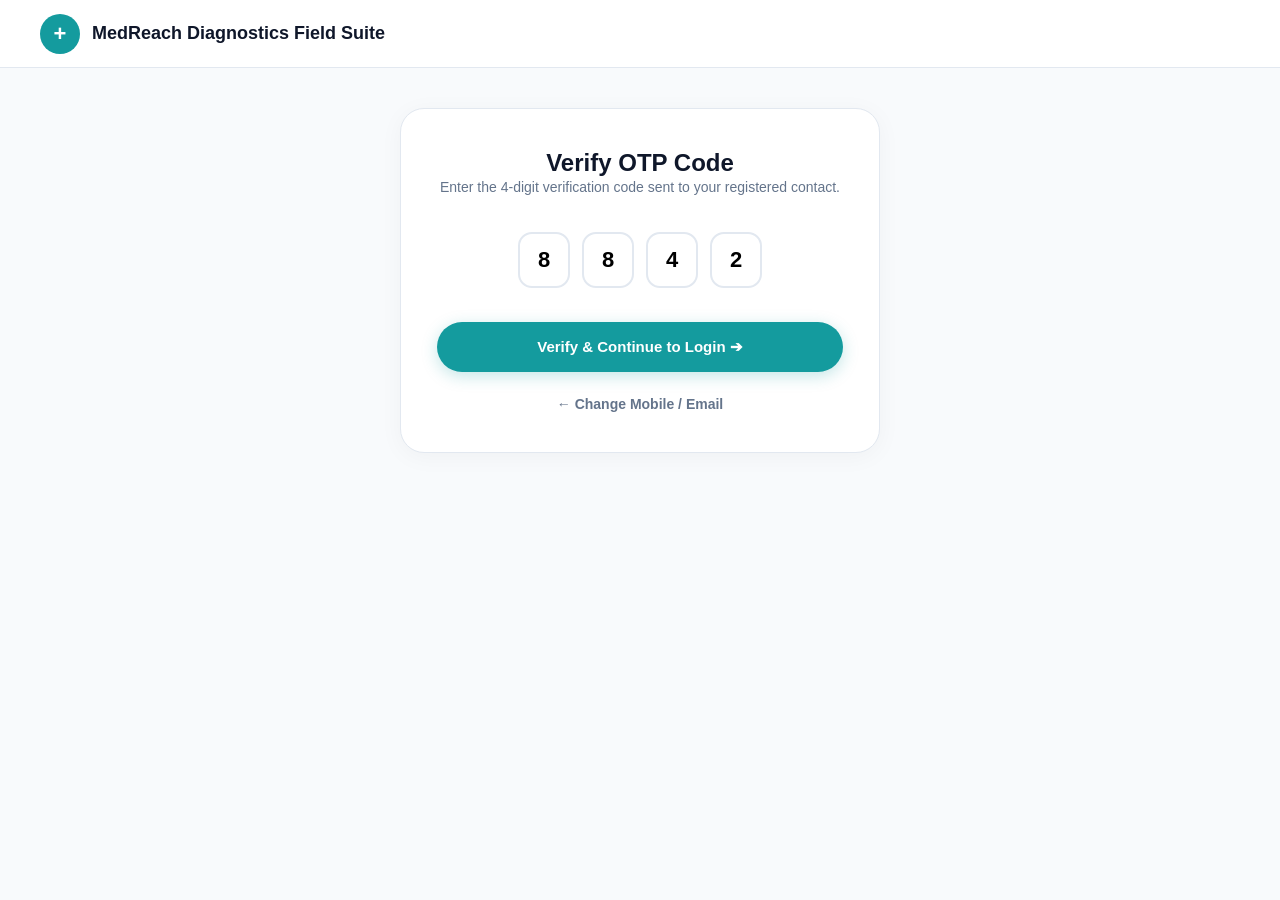
<file: templates/verify_otp.html>
<!DOCTYPE html>
<html lang="en">
<head>
  <meta charset="UTF-8">
  <meta name="viewport" content="width=device-width, initial-scale=1.0">
  <title>Verify OTP - MedReach Field Portal</title>
  <link rel="icon" href="/static/images/favicon.svg" type="image/svg+xml">
  <style>
    :root {
      --primary: #149B9E;
      --primary-dark: #0E7F82;
      --primary-light: #E6F7F5;
      --surface: #FFFFFF;
      --surface-border: #E2E8F0;
      --text-dark: #0F172A;
      --text-secondary: #64748B;
    }
    * { box-sizing: border-box; margin: 0; padding: 0; font-family: -apple-system, BlinkMacSystemFont, "Segoe UI", Roboto, Helvetica, Arial, sans-serif; }
    html, body { width: 100%; min-height: 100%; background: #F8FAFC; color: var(--text-dark); display: flex; flex-direction: column; }

    .portal-navbar {
      width: 100%;
      height: 68px;
      background: #FFFFFF;
      border-bottom: 1px solid var(--surface-border);
      display: flex;
      align-items: center;
      justify-content: space-between;
      padding: 0 40px;
    }
    .brand-link { display: flex; align-items: center; gap: 12px; text-decoration: none; color: inherit; font-size: 18px; font-weight: 800; }
    .brand-icon { width: 40px; height: 40px; border-radius: 50%; background: var(--primary); color: white; display: flex; align-items: center; justify-content: center; font-size: 22px; }

    .center-canvas {
      flex: 1;
      display: flex;
      align-items: center;
      justify-content: center;
      padding: 40px 20px;
    }

    .form-card {
      width: 100%;
      max-width: 480px;
      background: #FFFFFF;
      border-radius: 24px;
      border: 1px solid var(--surface-border);
      box-shadow: 0 4px 24px rgba(0, 0, 0, 0.04);
      padding: 40px 36px;
      display: flex;
      flex-direction: column;
      gap: 24px;
      text-align: center;
    }

    .form-card h2 { font-size: 24px; font-weight: 800; color: var(--text-dark); }
    .form-card p { font-size: 14px; color: var(--text-secondary); line-height: 1.5; }

    .otp-inputs {
      display: flex;
      justify-content: center;
      gap: 12px;
      margin: 10px 0;
    }
    .otp-digit {
      width: 52px;
      height: 56px;
      border-radius: 14px;
      border: 2px solid var(--surface-border);
      font-size: 22px;
      font-weight: 800;
      text-align: center;
      outline: none;
      transition: border-color 0.15s;
    }
    .otp-digit:focus {
      border-color: var(--primary);
    }

    .btn-submit {
      width: 100%;
      height: 50px;
      border-radius: 25px;
      background: var(--primary);
      color: #FFFFFF;
      font-size: 15px;
      font-weight: 700;
      border: none;
      cursor: pointer;
      display: flex;
      align-items: center;
      justify-content: center;
      text-decoration: none;
      box-shadow: 0 4px 16px rgba(20, 155, 158, 0.25);
    }
    .btn-submit:hover { background: var(--primary-dark); }

    .back-link {
      display: flex;
      align-items: center;
      justify-content: center;
      gap: 6px;
      font-size: 14px;
      font-weight: 600;
      color: var(--text-secondary);
      text-decoration: none;
    }
    .back-link:hover { color: var(--primary); }
  </style>
</head>
<body>

  <header class="portal-navbar">
    <a href="/login" class="brand-link">
      <div class="brand-icon">+</div>
      <span>MedReach Diagnostics Field Suite</span>
    </a>
  </header>

  <main class="center-canvas">
    <div class="form-card">
      <div>
        <h2>Verify OTP Code</h2>
        <p id="otpPrompt">Enter the 4-digit verification code sent to your registered contact.</p>
      </div>

      <div class="otp-inputs">
        <input type="text" maxlength="1" value="8" class="otp-digit">
        <input type="text" maxlength="1" value="8" class="otp-digit">
        <input type="text" maxlength="1" value="4" class="otp-digit">
        <input type="text" maxlength="1" value="2" class="otp-digit">
      </div>

      <button type="button" class="btn-submit" onclick="alert('OTP Code Verified! You may now sign in.'); window.location.href='/login';">
        Verify &amp; Continue to Login ➔
      </button>

      <a href="/forgot-password" class="back-link">
        ← Change Mobile / Email
      </a>
    </div>
  </main>

  <script>
    document.addEventListener('DOMContentLoaded', () => {
      const contact = sessionStorage.getItem('reset_contact');
      if (contact) {
        document.getElementById('otpPrompt').innerText = `Enter the 4-digit verification code sent to ${contact}.`;
      }
    });
  </script>

</body>
</html>
</file>
